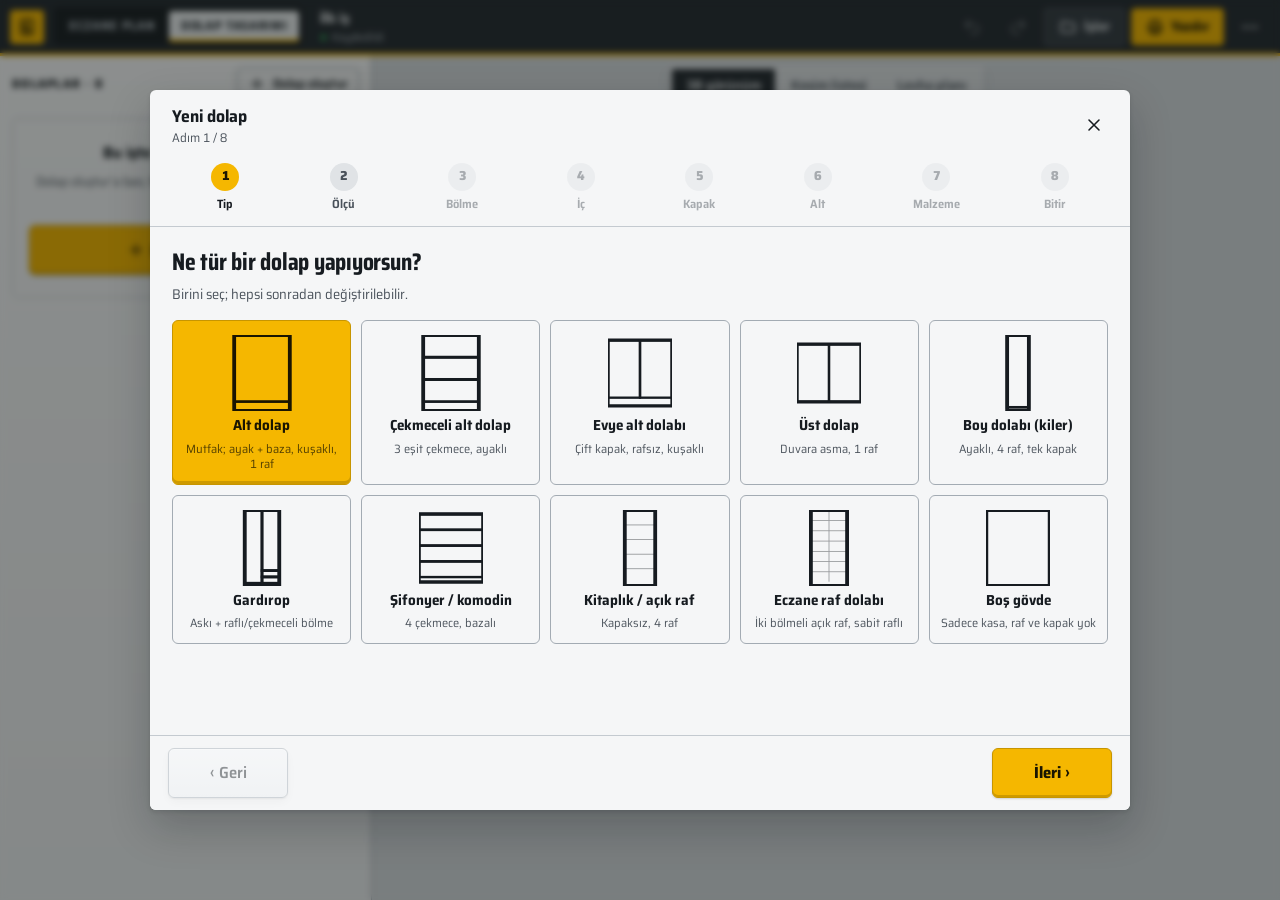
<file: dolap/index.html>
<!doctype html>
<html lang="tr">
<head>
<meta charset="utf-8">
<meta name="viewport" content="width=device-width, initial-scale=1, viewport-fit=cover, interactive-widget=resizes-content">
<meta name="theme-color" content="#262C32">
<meta name="description" content="Dolap ölçülerini gir: yan, raf, tabla, arkalık, kapak ve çekmece kesim ölçüleri milimetrik hesaplansın; 3B gör, levha planı çıkar.">
<meta name="apple-mobile-web-app-capable" content="yes">
<meta name="mobile-web-app-capable" content="yes">
<link rel="icon" href="icon.svg" type="image/svg+xml">
<title>Dolap Tasarımı</title>
<script>
/* Tema, ilk boyamadan önce (yoksa ana uygulamanın teması) */
(function(){try{var s=JSON.parse(localStorage.getItem('dolap.v1.settings')||'null')||JSON.parse(localStorage.getItem('eczplan.v2.settings')||'{}');var m=s.mode||'auto';var r=document.documentElement;if(m==='glass')m='dark';if(m==='auto')m=matchMedia('(prefers-color-scheme: dark)').matches?'dark':'light';r.dataset.mode=m;}catch(e){}})();
</script>
<style>
/* Galvaniz atölye: çelik kabuk, galvaniz sac paneller, iş güvenliği sarısı seçim/eylem */
@font-face{font-family:"Saira";font-style:normal;font-display:swap;font-weight:100 900;font-stretch:50% 125%;src:url(vendor/fonts/saira-latin-ext-wdth-normal.woff2) format("woff2-variations"),url(vendor/fonts/saira-latin-ext-wdth-normal.woff2) format("woff2");unicode-range:U+0100-02BA,U+02BD-02C5,U+02C7-02CC,U+02CE-02D7,U+02DD-02FF,U+0304,U+0308,U+0329,U+1D00-1DBF,U+1E00-1E9F,U+1EF2-1EFF,U+2020,U+20A0-20AB,U+20AD-20C0,U+2113,U+2C60-2C7F,U+A720-A7FF}
@font-face{font-family:"Saira";font-style:normal;font-display:swap;font-weight:100 900;font-stretch:50% 125%;src:url(vendor/fonts/saira-latin-wdth-normal.woff2) format("woff2-variations"),url(vendor/fonts/saira-latin-wdth-normal.woff2) format("woff2");unicode-range:U+0000-00FF,U+0131,U+0152-0153,U+02BB-02BC,U+02C6,U+02DA,U+02DC,U+0304,U+0308,U+0329,U+2000-206F,U+20AC,U+2122,U+2191,U+2193,U+2212,U+2215,U+FEFF,U+FFFD}
:root{
  --bg:#D6DADE; --surface:#F5F6F7; --surface-2:#ECEEF0; --surface-3:#E0E3E6;
  --line:#C4CAD0; --line-2:#A3ABB3; --ink:#161B20; --muted:#49515A; --faint:#5F6872;
  --steel:#262C32; --steel-2:#353C43; --steel-ink:#EDF0F2; --steel-muted:#AEB6BD; --steel-line:rgba(255,255,255,.14);
  --accent:#F5B700; --accent-ink:#1A1500; --accent-fg:#7A5800; --accent-line:#C79500;
  --accent-soft:color-mix(in srgb,#F5B700 24%,var(--surface));
  --danger:#C0352A; --warn:#B26400; --ok:#2C7A4B; --info:#2F64A8;
  --danger-soft:color-mix(in srgb,var(--danger) 11%,var(--surface));
  --warn-soft:color-mix(in srgb,#F5B700 22%,var(--surface));
  --ok-soft:color-mix(in srgb,var(--ok) 11%,var(--surface));
  --hazard:repeating-linear-gradient(-45deg,#F5B700 0 4px,#161B20 4px 8px);
  --scene-bg:#CDD2D7; --dimL:#C2410C; --dimW:#1D4ED8; --dimT:#7E22CE;
  --metal:linear-gradient(180deg,#F7F8F9,#ECEEF0);
  --shadow:inset 0 1px 0 rgba(255,255,255,.75),0 1px 2px rgba(10,14,18,.12),0 4px 12px rgba(10,14,18,.07);
  --shadow-lg:0 2px 4px rgba(10,14,18,.12),0 18px 42px rgba(10,14,18,.22);
  --r:6px; --r-sm:4px; --r-xs:3px;
  --font:"Saira",system-ui,-apple-system,"Segoe UI",Roboto,sans-serif;
  --mono:"Saira",ui-monospace,SFMono-Regular,Menlo,Consolas,monospace;
  --side:372px; --bar-h:56px;
  color-scheme:light;
}
:root[data-mode="dark"]{
  --bg:#121518; --surface:#1C2024; --surface-2:#22272C; --surface-3:#2A3036;
  --line:#313840; --line-2:#465058; --ink:#E7EAED; --muted:#A4ADB5; --faint:#8A939C;
  --steel:#0C0F12; --steel-2:#1B2025; --steel-ink:#E7EAED; --steel-muted:#98A1A9; --steel-line:rgba(255,255,255,.1);
  --accent-fg:#F5B700; --accent-line:#A67C00; --accent-soft:rgba(245,183,0,.15);
  --danger:#F07361; --warn:#F2B13C; --ok:#5BC48A; --info:#7EA6E0;
  --warn-soft:rgba(245,183,0,.13);
  --scene-bg:#15191C; --dimL:#FB923C; --dimW:#60A5FA; --dimT:#C084FC;
  --metal:linear-gradient(180deg,#20252A,#1C2024);
  --shadow:inset 0 1px 0 rgba(255,255,255,.04),0 1px 2px rgba(0,0,0,.45),0 4px 12px rgba(0,0,0,.3);
  --shadow-lg:0 2px 6px rgba(0,0,0,.45),0 20px 50px rgba(0,0,0,.55);
  color-scheme:dark;
}
*{box-sizing:border-box}
html,body{height:100%}
body{margin:0;background:var(--bg);color:var(--ink);font:14px/1.45 var(--font);font-stretch:92%;font-variant-numeric:tabular-nums;-webkit-text-size-adjust:100%;-webkit-tap-highlight-color:transparent;overscroll-behavior:none}
button,input,select,textarea{font:inherit;color:inherit}
button{cursor:pointer;-webkit-user-select:none;user-select:none}
[hidden]{display:none!important}
:focus-visible{outline:2px solid var(--accent-line);outline-offset:2px}
::selection{background:#F5B700;color:#1A1500}
:root{accent-color:#F5B700;caret-color:var(--ink);scrollbar-color:var(--line-2) transparent}
h1,h2,h3{font-stretch:78%;font-weight:750;letter-spacing:0}
svg{flex:none}
.grow{flex:1}
a{color:inherit}

/* ---------- buttons ---------- */
.btn{display:inline-flex;align-items:center;justify-content:center;gap:7px;min-height:38px;padding:0 14px;border-radius:var(--r-sm);border:1px solid var(--line-2);background:var(--metal);box-shadow:var(--shadow);font-weight:600;white-space:nowrap;transition:background .15s,border-color .15s;text-decoration:none}
.btn:hover{background:var(--surface-2)}
.btn:active{box-shadow:inset 0 1px 3px rgba(0,0,0,.18)}
.btn svg{width:18px;height:18px}
.btn.primary{background:var(--accent);border-color:var(--accent-line);color:var(--accent-ink);font-weight:750;box-shadow:inset 0 -2px 0 rgba(0,0,0,.16),0 1px 2px rgba(0,0,0,.15)}
.btn.primary:hover{background:#FFC21A}
.btn.ghost{border-color:transparent;background:transparent;box-shadow:none}
.btn.ghost:hover{background:var(--surface-3)}
.btn.danger{color:var(--danger)}
.btn.sm{min-height:32px;padding:0 10px;font-size:13px}
.btn.full{width:100%}
.icon-btn{display:inline-flex;align-items:center;justify-content:center;width:40px;height:40px;border-radius:var(--r-sm);border:1px solid transparent;background:transparent;color:var(--ink);padding:0;flex:none}
.icon-btn:hover{background:var(--surface-3)}
.icon-btn:disabled{opacity:.35;cursor:default;background:transparent}
.icon-btn svg{width:20px;height:20px}
.icon-btn.sm{width:32px;height:32px}
.icon-btn.sm svg{width:17px;height:17px}
.seg{display:inline-flex;background:var(--surface-3);border-radius:var(--r-sm);padding:3px;gap:2px;box-shadow:inset 0 1px 2px rgba(0,0,0,.12)}
.seg button{justify-content:center;border:0;background:transparent;border-radius:calc(var(--r-sm) - 3px);padding:0 14px;min-height:32px;font-weight:600;color:var(--muted);display:inline-flex;align-items:center;gap:6px;white-space:nowrap}
.seg.sm button{min-height:28px;padding:0 10px;font-size:12.5px}
.chips{display:flex;flex-wrap:wrap;gap:6px}
.chips button{border:1px solid var(--line-2);background:var(--metal);border-radius:var(--r-sm);padding:4px 12px;font-size:13px;font-weight:600;min-height:32px;display:inline-flex;align-items:center;gap:6px}
.chips button.on{background:var(--accent);border-color:var(--accent-line);color:var(--accent-ink);box-shadow:inset 0 -2px 0 rgba(0,0,0,.16)}
.chips button:disabled{opacity:.4;cursor:default}
.chips.blocks{display:grid;grid-template-columns:repeat(auto-fill,minmax(98px,1fr))}
.chips.blocks button{border-radius:var(--r-sm);flex-direction:column;padding:8px 6px 7px;gap:4px;font-size:12px;line-height:1.2;text-align:center}
.chips.blocks button svg{width:40px;height:34px}

/* ---------- top bar ---------- */
.app{position:fixed;inset:0;display:grid;grid-template-columns:var(--side) minmax(0,1fr);grid-template-rows:var(--bar-h) minmax(0,1fr);background:var(--bg)}
.bar{grid-column:1/-1;display:flex;align-items:center;gap:6px;padding:0 10px;padding-left:max(10px,env(safe-area-inset-left));padding-right:max(10px,env(safe-area-inset-right));background:var(--steel);color:var(--steel-ink);border-bottom:3px solid var(--accent);z-index:20;min-width:0}
.bar .icon-btn{color:var(--steel-ink)}
.bar .icon-btn:hover{background:var(--steel-2)}
.bar .btn:not(.primary){background:var(--steel-2);border-color:var(--steel-line);color:var(--steel-ink);box-shadow:none}
.bar .btn:not(.primary):hover{background:#424A52}
.logo{display:inline-flex;text-decoration:none}
.logo i{width:34px;height:34px;border-radius:var(--r-sm);background:var(--accent);color:var(--accent-ink);display:inline-flex;align-items:center;justify-content:center}
.logo i svg{width:20px;height:20px}
.apptabs{display:inline-flex;background:rgba(0,0,0,.28);border-radius:var(--r-sm);padding:3px;gap:2px;margin:0 4px;flex:none;box-shadow:inset 0 1px 2px rgba(0,0,0,.35)}
.apptabs a{text-decoration:none;font-weight:700;font-size:13px;letter-spacing:.05em;text-transform:uppercase;color:var(--steel-muted);padding:6px 12px;border-radius:calc(var(--r-sm) - 1px);white-space:nowrap}
.apptabs a:hover{color:var(--steel-ink)}

.jobname{display:flex;flex-direction:column;align-items:flex-start;min-width:0;border:0;background:transparent;padding:3px 8px;border-radius:var(--r-xs);text-align:left;max-width:26vw}
.jobname:hover{background:var(--steel-2)}
.jobname b{font-size:14.5px;white-space:nowrap;overflow:hidden;text-overflow:ellipsis;max-width:100%}
.jobname small{font-size:11.5px;color:var(--steel-muted);display:flex;align-items:center;gap:5px;white-space:nowrap}
.jobname small i{width:7px;height:7px;border-radius:50%;background:var(--ok);display:inline-block}
.jobname small i.dirty{background:var(--warn)}
.mtabs{display:none}

/* ---------- side / form ---------- */
.side{background:var(--surface);background-image:var(--metal);border-right:1px solid var(--line-2);overflow:auto;overscroll-behavior:contain;min-height:0;padding-bottom:30px}
.cabs{padding:12px 12px 4px;display:flex;flex-direction:column;gap:6px}
.cabs-head{display:flex;align-items:center;gap:6px;margin-bottom:2px}
.cabs-head b{flex:1;font-size:12.5px;font-weight:750;color:var(--ink);text-transform:uppercase;letter-spacing:.1em}
.cab{display:flex;align-items:center;gap:10px;border:1px solid var(--line-2);border-radius:var(--r-sm);padding:7px 6px 7px 10px;background:var(--metal);box-shadow:var(--shadow);cursor:pointer;min-height:50px}
.cab:hover{border-color:var(--line-2)}
.cab.on{border-color:var(--accent-line);background:var(--accent);color:var(--accent-ink);box-shadow:inset 0 -2px 0 rgba(0,0,0,.16)}
.cab .ic{width:30px;height:34px;flex:none;color:var(--muted)}
.cab.on .ic,.cab.on .tx small{color:var(--accent-ink)}
.cab.on .qty{background:rgba(0,0,0,.14)}
.cab .tx{flex:1;min-width:0;display:flex;flex-direction:column}
.cab .tx b{font-size:14px;white-space:nowrap;overflow:hidden;text-overflow:ellipsis}
.cab .tx small{color:var(--muted);font-size:12px;font-variant-numeric:tabular-nums}
.cab .qty{font-size:12px;font-weight:700;background:var(--surface-3);border-radius:999px;padding:2px 8px;white-space:nowrap}
.cab .warnb{width:9px;height:9px;border-radius:50%;background:var(--danger);flex:none}
.cab .warnb.w{background:var(--hazard);border-radius:2px;width:11px;height:11px}
.form{padding:4px 12px}
.grp{border-top:1px solid var(--line);padding:4px 0}
.grp>summary{list-style:none;display:flex;align-items:center;gap:8px;padding:10px 2px;cursor:pointer;font-weight:750;font-size:15px;font-stretch:80%;text-transform:uppercase;letter-spacing:.04em;-webkit-user-select:none;user-select:none}
.grp>summary::-webkit-details-marker{display:none}
.grp>summary::after{content:"";width:8px;height:8px;border-right:2px solid var(--faint);border-bottom:2px solid var(--faint);transform:rotate(45deg);margin:-4px 4px 0 auto;transition:transform .15s}
.grp[open]>summary::after{transform:rotate(-135deg);margin-top:3px}
.grp>summary small{font-weight:500;text-transform:none;letter-spacing:0;font-stretch:92%;color:var(--muted);font-size:12px;white-space:nowrap;overflow:hidden;text-overflow:ellipsis}
.grp .body{display:flex;flex-direction:column;gap:12px;padding:2px 2px 14px}
.row{display:grid;grid-template-columns:1fr 1fr;gap:10px}
.row.r3{grid-template-columns:1fr 1fr 1fr}
.fld{display:flex;flex-direction:column;gap:4px;min-width:0}
.fld>span{font-size:12px;font-weight:650;letter-spacing:.02em;color:var(--muted);white-space:nowrap;overflow:hidden;text-overflow:ellipsis}
.fld>small{font-size:11.5px;color:var(--faint);line-height:1.3}
.inpw{position:relative;display:flex;align-items:center}
.inpw i{position:absolute;right:10px;font-style:normal;font-size:12px;color:var(--faint);pointer-events:none}
.inp{width:100%;min-height:44px;border:1px solid var(--line-2);border-radius:var(--r-sm);background:var(--surface);padding:0 34px 0 12px;font-size:16px;font-variant-numeric:tabular-nums}
.inp.txt{padding-right:11px}
.inp:focus{outline:none;border-color:var(--accent-line);box-shadow:0 0 0 3px color-mix(in srgb,#F5B700 35%,transparent)}
.inp.bad{border-color:var(--danger);box-shadow:0 0 0 3px var(--danger-soft)}
.inp::placeholder{color:var(--faint)}
select.inp{padding-right:28px;appearance:auto}
.chk{display:flex;align-items:center;gap:9px;font-weight:600;font-size:13.5px;cursor:pointer;min-height:32px}
.chk input{width:18px;height:18px;accent-color:var(--accent);margin:0}
.step{display:inline-flex;align-items:center;border:1px solid var(--line-2);border-radius:var(--r-sm);overflow:hidden;background:var(--surface);box-shadow:inset 0 1px 2px rgba(0,0,0,.08);height:40px}
.step button{width:36px;height:100%;border:0;background:transparent;font-size:18px;font-weight:600;color:var(--muted)}
.step button:hover{background:var(--surface-3);color:var(--ink)}
.step b{min-width:30px;text-align:center;font-variant-numeric:tabular-nums;font-size:16px;font-weight:750}
.lblrow{display:flex;align-items:center;gap:10px;justify-content:space-between}
.lblrow>span{font-size:12.5px;font-weight:600;color:var(--muted)}
.tip{font-size:12px;color:var(--muted);line-height:1.4;margin:0}
.secs{display:flex;flex-direction:column;gap:10px}
.sec{border:1px solid var(--line);border-radius:var(--r-sm);padding:10px;display:flex;flex-direction:column;gap:10px;background:var(--surface-2)}
.sec-h{display:flex;align-items:center;gap:8px}
.sec-h b{flex:1;font-size:13.5px}
.sec-h small{color:var(--muted);font-variant-numeric:tabular-nums}
.sec .row{gap:8px}
.mats{display:flex;flex-direction:column;gap:10px}
.mat{border:1px solid var(--line);border-radius:var(--r-sm);padding:10px;display:flex;flex-direction:column;gap:8px}
.mat-h{display:flex;align-items:center;gap:8px;font-weight:700;font-size:13px}
.sw{display:flex;flex-wrap:wrap;gap:6px}
.sw button{width:26px;height:26px;border-radius:50%;border:2px solid var(--surface);box-shadow:0 0 0 1px var(--line-2);padding:0}
.sw button.on{box-shadow:0 0 0 2px var(--ink),0 0 0 4px var(--accent)}

/* özet / uyarılar */
.sum{border:1px solid var(--line);border-radius:var(--r-sm);background:var(--surface-2);padding:10px 12px;display:flex;flex-direction:column;gap:6px;margin:6px 0 10px}
.sum h4{margin:0;font-size:12px;font-weight:750;color:var(--ink);text-transform:uppercase;letter-spacing:.1em}
.kv{display:grid;grid-template-columns:auto 1fr;gap:3px 12px;font-size:13px}
.kv span{color:var(--muted)}
.kv b{font-variant-numeric:tabular-nums;font-weight:650;text-align:right}
.iss{display:flex;gap:8px;align-items:flex-start;font-size:12.5px;line-height:1.35;padding:7px 9px;border-radius:var(--r-xs);background:var(--danger-soft)}
.iss::before{content:"";width:7px;height:7px;border-radius:50%;background:var(--danger);flex:none;margin-top:5px}
.iss.warn{background:var(--warn-soft)}
.iss.warn::before{background:var(--hazard);border-radius:2px;width:10px;height:10px;margin-top:4px}
.iss.info{background:var(--surface-3)}
.iss.info::before{background:var(--info)}
.iss.ok{background:var(--ok-soft)}
.iss.ok::before{background:var(--ok)}

/* ---------- main ---------- */
.main{display:flex;flex-direction:column;min-width:0;min-height:0;position:relative}
.vtabs{display:flex;justify-content:center;padding:10px 12px 0;position:absolute;left:0;right:0;top:0;z-index:6;pointer-events:none}
.vtabs .seg{pointer-events:auto;box-shadow:var(--shadow);background:var(--surface-3)}
.stage{flex:1;position:relative;min-height:0;background:var(--scene-bg);overflow:hidden;touch-action:none}
.stage canvas{position:absolute;inset:0;width:100%;height:100%;display:block;outline:none}
.lbls{position:absolute;inset:0;pointer-events:none;overflow:hidden}
.lbl{position:absolute;left:0;top:0;transform:translate(-50%,-50%);background:var(--surface);color:var(--ink);border:1.5px solid currentColor;border-radius:var(--r-sm);padding:1px 7px;font-size:12px;font-weight:700;white-space:nowrap;font-variant-numeric:tabular-nums;box-shadow:0 2px 8px rgba(0,0,0,.15);will-change:transform}
.lbl em{font-style:normal;font-weight:600;opacity:.75;margin-right:4px}
.lbl.L{color:var(--dimL)}.lbl.W{color:var(--dimW)}.lbl.T{color:var(--dimT)}
.lbl.o{color:var(--ink);border-color:var(--line-2)}
.lbl.pn{color:var(--muted);border-color:transparent;background:color-mix(in srgb,var(--surface) 85%,transparent);font-weight:600;font-size:11px;box-shadow:none}
.float{background:var(--surface);background-image:var(--metal);border:1px solid var(--line-2);border-radius:var(--r);box-shadow:var(--shadow)}
.tools{position:absolute;left:12px;bottom:12px;display:flex;flex-wrap:wrap;gap:6px;align-items:center;padding:6px;max-width:calc(100% - 24px)}
.tools .sep{width:1px;height:24px;background:var(--line);margin:0 2px}
.tools .tb{display:inline-flex;align-items:center;gap:6px;border:0;background:transparent;border-radius:var(--r-xs);min-height:32px;padding:0 10px;font-weight:600;font-size:13px;color:var(--ink)}
.tools .tb:hover{background:var(--surface-3)}
.tools .tb.on{background:var(--accent);color:var(--accent-ink);box-shadow:inset 0 -2px 0 rgba(0,0,0,.16)}
.tools .tb svg{width:17px;height:17px}
.hint3d{position:absolute;left:12px;top:12px;max-width:min(300px,30%)!important;text-align:left!important;border-radius:var(--r-sm)!important;font-size:12px;color:var(--muted);background:color-mix(in srgb,var(--surface) 80%,transparent);padding:5px 10px;border-radius:999px;pointer-events:none;max-width:46%;text-align:right}
.loading3d{position:absolute;inset:0;display:flex;align-items:center;justify-content:center;color:var(--muted);font-weight:600;pointer-events:none}
.pcard{position:absolute;right:12px;top:60px;width:330px;max-height:calc(100% - 120px);overflow:auto;padding:14px 14px 12px;display:flex;flex-direction:column;gap:10px;z-index:5}
.pc-h{display:flex;align-items:flex-start;gap:8px}
.pc-h div{flex:1;min-width:0}
.pc-h b{display:block;font-size:18px;line-height:1.2;font-stretch:80%;font-weight:750;text-transform:uppercase;letter-spacing:.02em}
.pc-h small{color:var(--muted);font-size:12px}
.pc-cut{display:flex;align-items:baseline;gap:6px;flex-wrap:wrap;font-variant-numeric:tabular-nums}
.pc-cut .n{font-size:30px;font-weight:800;font-stretch:75%;letter-spacing:0}
.pc-cut .n.L{color:var(--dimL)}.pc-cut .n.W{color:var(--dimW)}.pc-cut .n.T{color:var(--dimT)}
.pc-cut .x{color:var(--faint);font-weight:600}
.pc-cut .u{color:var(--muted);font-size:12px;margin-left:2px}
.pc-tag{font-size:11px;font-weight:700;text-transform:uppercase;letter-spacing:.05em;color:var(--muted)}
.pc-f{font-size:12.5px;line-height:1.45;background:var(--surface-2);border:1px solid var(--line);border-radius:var(--r-xs);padding:8px 10px;font-variant-numeric:tabular-nums}
.pc-f div+div{margin-top:3px}
.pc-f b{font-weight:700}
.pc-n{font-size:12.5px;line-height:1.4;margin:0;padding-left:18px;color:var(--ink)}
.pc-n li+li{margin-top:3px}
.ovr{display:flex;gap:6px;align-items:flex-end}
.ovr .fld{flex:1}
.badge{display:inline-flex;align-items:center;font-size:10.5px;font-weight:800;letter-spacing:.06em;text-transform:uppercase;border-radius:var(--r-xs);padding:2px 7px;background:var(--steel);color:var(--steel-ink);vertical-align:middle}
.badge.off{background:var(--surface-3);color:var(--muted)}

/* ---------- kesim listesi / levha ---------- */
.pane{flex:1;overflow:auto;padding:62px 18px 40px;min-height:0}
.pane-in{max-width:1100px;margin:0 auto;display:flex;flex-direction:column;gap:16px}
.ptool{display:flex;flex-wrap:wrap;align-items:center;gap:8px}
.ptool h2{margin:0;font-size:19px;margin-right:auto}
.card{background:var(--surface);border:1px solid var(--line);border-radius:var(--r);box-shadow:var(--shadow)}
.mgrp{overflow:hidden}
.mgrp-h{display:flex;align-items:center;gap:10px;padding:12px 16px;border-bottom:1px solid var(--line);flex-wrap:wrap}
.mgrp-h b{font-size:15px}
.mgrp-h .chipx{width:16px;height:16px;border-radius:5px;border:1px solid var(--line-2);flex:none}
.mgrp-h small{color:var(--muted);font-variant-numeric:tabular-nums}
.tbl-w{overflow-x:auto}
table.cl{width:100%;border-collapse:collapse;font-size:13.5px;font-variant-numeric:tabular-nums}
table.cl th{text-align:left;font-size:11.5px;text-transform:uppercase;letter-spacing:.04em;color:var(--muted);font-weight:700;padding:8px 10px;border-bottom:1px solid var(--line);white-space:nowrap;background:var(--surface-2)}
table.cl td{padding:8px 10px;border-bottom:1px solid var(--line);vertical-align:middle}
table.cl tr:last-child td{border-bottom:0}
table.cl tbody tr{cursor:pointer}
table.cl tbody tr:hover td{background:var(--surface-2)}
table.cl tbody tr.on td{background:var(--accent-soft)}
table.cl td.num,table.cl th.num{text-align:right;white-space:nowrap}
table.cl td.big{font-weight:780;font-size:15px}
table.cl td.no{color:var(--muted);font-weight:700;width:36px}
table.cl td .sub{display:block;color:var(--muted);font-size:11.5px;font-weight:500}
table.cl td.off{opacity:.45;text-decoration:line-through}
.bsvg{width:44px;height:26px;display:block}
.bsvg rect{fill:var(--surface-3);stroke:var(--line-2)}
.bsvg line{stroke:var(--ink);stroke-width:3.2;stroke-linecap:round}
.btxt{font-size:11px;color:var(--muted);white-space:nowrap}
.tot{display:grid;grid-template-columns:repeat(auto-fit,minmax(150px,1fr));gap:10px}
.tot div{background:var(--surface);border:1px solid var(--line);border-radius:var(--r-sm);padding:10px 12px}
.tot span{display:block;font-size:11.5px;color:var(--muted);font-weight:700;text-transform:uppercase;letter-spacing:.04em}
.tot b{font-size:20px;font-variant-numeric:tabular-nums}
.sheets{display:grid;grid-template-columns:repeat(auto-fill,minmax(300px,1fr));gap:14px;padding:14px 16px 16px}
.sheet{display:flex;flex-direction:column;gap:6px}
.sheet-t{display:flex;justify-content:space-between;font-size:12.5px;color:var(--muted);font-variant-numeric:tabular-nums}
.sheet-t b{color:var(--ink)}
.sheet svg{width:100%;height:auto;display:block;border-radius:6px;background:var(--surface-3)}
.sheet svg .pl{fill:color-mix(in srgb,var(--surface-3) 70%,var(--line-2))}
.sheet svg .us{fill:url(#hatch)}
.sheet svg text{fill:var(--ink);font-family:var(--font);font-variant-numeric:tabular-nums;pointer-events:none}
.sheet svg .gr{stroke:var(--muted);stroke-width:2;opacity:.5}
.pnote{font-size:12.5px;color:var(--muted);margin:0}

/* ---------- modal / menu / toast ---------- */
dialog.modal{border:1px solid var(--line-2);padding:0;border-radius:var(--r);background:var(--surface);color:var(--ink);box-shadow:var(--shadow-lg);width:min(460px,calc(100vw - 28px));max-height:calc(100dvh - 40px)}
dialog.modal.wide{width:min(760px,calc(100vw - 28px))}
dialog.modal::backdrop{background:rgba(10,15,13,.42);backdrop-filter:blur(2px)}
.mhead{display:flex;align-items:center;gap:8px;padding:18px 20px 6px}
.mhead h3{margin:0;font-size:18px;flex:1}
.mbody{padding:8px 20px;display:flex;flex-direction:column;gap:12px;overflow:auto;max-height:calc(100dvh - 190px)}
.mbody p{margin:0;color:var(--muted)}
.mfoot{display:flex;gap:8px;justify-content:flex-end;padding:12px 20px 18px;flex-wrap:wrap}
.menu{position:fixed;z-index:120;background:var(--surface);border:1px solid var(--line-2);border-radius:var(--r);box-shadow:var(--shadow-lg);padding:6px;min-width:220px;display:flex;flex-direction:column}
.menu button{display:flex;align-items:center;gap:10px;border:0;background:transparent;text-align:left;padding:9px 12px;border-radius:var(--r-xs);font-weight:550}
.menu button:hover{background:var(--surface-3)}
.menu button svg{width:18px;height:18px;color:var(--muted)}
.menu hr{border:0;border-top:1px solid var(--line);margin:5px 4px}
.menu .mseg{padding:6px 8px}
.menu .mseg .seg{display:flex}
.menu .mseg .seg button{flex:1;padding:0 6px}
.toast{position:fixed;left:50%;bottom:28px;transform:translate(-50%,10px);background:var(--steel);color:var(--steel-ink);border:1px solid var(--accent);padding:10px 18px;border-radius:var(--r-sm);font-weight:600;font-size:14px;opacity:0;transition:opacity .2s,transform .2s;pointer-events:none;z-index:200;box-shadow:var(--shadow-lg);max-width:calc(100vw - 32px);text-align:center}
.toast.show{opacity:1;transform:translate(-50%,0)}
.toast.err{background:var(--danger);color:#fff}
.presets{display:grid;grid-template-columns:repeat(auto-fill,minmax(160px,1fr));gap:8px}
.presets button{border:1px solid var(--line-2);background:var(--surface);border-radius:var(--r-sm);padding:10px;display:flex;gap:10px;align-items:center;text-align:left}
.presets button:hover{border-color:var(--accent-line);background:var(--accent-soft)}
.presets svg{width:38px;height:44px;flex:none;color:var(--ink)}
.presets b{display:block;font-size:13.5px}
.presets small{color:var(--muted);font-size:11.5px;line-height:1.3;display:block}
.jobs{display:flex;flex-direction:column;gap:6px}
.job{display:flex;align-items:center;gap:8px;border:1px solid var(--line);border-radius:var(--r-sm);padding:8px 8px 8px 12px}
.job.on{border-color:var(--accent-line);box-shadow:0 0 0 1px var(--accent-line) inset}
.job div{flex:1;min-width:0;cursor:pointer}
.job b{display:block;white-space:nowrap;overflow:hidden;text-overflow:ellipsis}
.job small{color:var(--muted);font-size:12px}
.help h4{margin:6px 0 2px;font-size:14px}
.help p,.help li{font-size:13px;color:var(--ink);line-height:1.5}
.help ul{margin:0;padding-left:18px}

/* ---------- yazdırma ---------- */
.print{display:none}
@media print{
  @page{size:A4;margin:12mm}
  html,body{height:auto;background:#fff!important;color:#000}
  .app,dialog,.menu,.toast{display:none!important}
  .print{display:block;font:10.5pt/1.35 var(--font);color:#000}
  .print h1{font-size:17pt;margin:0 0 2mm}
  .print h2{font-size:12.5pt;margin:6mm 0 2mm;break-after:avoid}
  .print .meta{color:#444;font-size:9.5pt;margin-bottom:4mm}
  .print table{width:100%;border-collapse:collapse;font-variant-numeric:tabular-nums;margin-bottom:3mm}
  .print th,.print td{border:0.3mm solid #999;padding:1.2mm 2mm;text-align:left;font-size:9.5pt}
  .print th{background:#eee;font-size:8.5pt;text-transform:uppercase}
  .print td.num,.print th.num{text-align:right}
  .print td.big{font-weight:800;font-size:10.5pt}
  .print tr{break-inside:avoid}
  .print .psheets{display:grid;grid-template-columns:1fr 1fr;gap:5mm}
  .print .psheet{break-inside:avoid;font-size:9pt}
  .print .psheet svg{width:100%;height:auto;max-height:110mm;border:0.3mm solid #999}
  .print .psheet svg .pl{fill:#ddd}.print .psheet svg .us{fill:#f2f2f2}.print .psheet svg .pt{stroke:#000;stroke-width:2.5}.print .psheet svg .sdim{color:#000}
  .print .psheet svg text{fill:#000;font-family:var(--font)}
  .print .pbreak{break-before:page}
  .print .bsvg{width:30px;height:18px}.print .bsvg rect{fill:#eee;stroke:#999}.print .bsvg line{stroke:#000;stroke-width:3.5}
}

/* ---------- mobil ---------- */
@media (max-width:900px){
  .app{grid-template-columns:1fr;grid-template-rows:var(--bar-h) auto minmax(0,1fr)}
  .mtabs{display:flex;margin:8px 10px 0;grid-row:2}
  .mtabs button{flex:1;padding:0 4px}
  .side,.main{grid-row:3;grid-column:1}
  .side{border-right:0;background:var(--bg)}
  .app[data-m="form"] .main{display:none}
  .app:not([data-m="form"]) .side{display:none}
  .vtabs{display:none}
  .pane{padding:12px 12px 40px}
  .cabs,.form{padding-left:max(12px,env(safe-area-inset-left));padding-right:max(12px,env(safe-area-inset-right))}
  .grp{background:var(--surface);border:1px solid var(--line);border-radius:var(--r);padding:2px 12px;margin-bottom:8px}
  .stage{margin-top:8px}
  .pcard{left:10px;right:10px;top:auto;bottom:62px;width:auto;max-height:52%}
  .hint3d{display:none}
  .tools{left:8px;bottom:8px;right:8px;max-width:none;justify-content:center}
  .jobname{max-width:30vw}
  .hide-s{display:none!important}
}
@media (max-width:560px){
  .bar{gap:2px;padding-left:max(6px,env(safe-area-inset-left));padding-right:max(6px,env(safe-area-inset-right))}
  .logo{display:none}
  .apptabs a{padding:6px 9px;font-size:12.5px}
  #btnPrint span{display:none}
  #btnPrint{padding:0 10px}
  .jobname{max-width:24vw;padding:3px 4px}
  .icon-btn{width:36px}
}
@media (max-width:400px){
  .apptabs a:first-child{max-width:64px;overflow:hidden;text-overflow:ellipsis}
  #btnRedo{display:none}
}

/* ---------- kolay kullanım: kartlar, büyük düğmeler ---------- */
.btn.big{min-height:50px;font-size:16px;padding:0 20px;border-radius:var(--r)}
.btn:disabled{opacity:.45;cursor:default}
.inp.big{min-height:56px;font-size:22px;font-weight:700;padding-left:16px;padding-right:44px}
.inp.big+i{font-size:14px;right:14px}
.inp.txt.big{font-size:18px;font-weight:600;padding-right:16px}
.step.big{height:50px}
.step.big button{width:50px;font-size:24px}
.step.big b{min-width:44px;font-size:20px}
.step button:disabled{opacity:.3;cursor:default}
.chk.big{font-size:15px;min-height:44px}
.chk.big input{width:22px;height:22px}
.chips button{min-height:38px;padding:5px 14px;font-size:14px}
.tiles{display:grid;grid-template-columns:repeat(auto-fill,minmax(112px,1fr));gap:8px}
.tiles button{position:relative;border:1.5px solid var(--line-2);background:var(--surface);border-radius:var(--r);padding:12px 8px 10px;display:flex;flex-direction:column;align-items:center;gap:5px;text-align:center;transition:border-color .12s,background .12s,transform .12s;color:var(--ink)}
.tiles button:hover{border-color:var(--accent-line)}
.tiles button:active{transform:scale(.98)}
.tiles button.on{border-color:var(--accent-line);background:var(--accent);color:var(--accent-ink);box-shadow:inset 0 -3px 0 rgba(0,0,0,.16)}
.tiles button.on small{color:color-mix(in srgb,var(--accent-ink) 75%,transparent)}
.tiles button.on svg{color:var(--accent-ink)!important}
.tiles button svg{width:52px;height:46px;color:var(--ink)}
.tiles button b{font-size:14.5px;line-height:1.2}
.tiles button small{font-size:12px;color:var(--muted);line-height:1.3}
.tiles button em{position:absolute;top:6px;right:6px;font-style:normal;font-size:10.5px;font-weight:800;text-transform:uppercase;letter-spacing:.03em;background:var(--steel);color:var(--steel-ink);border-radius:var(--r-xs);padding:2px 7px}
.tiles.sm{grid-template-columns:repeat(5,1fr);gap:6px}
.tiles.sm button{padding:8px 2px 7px;gap:3px;border-radius:var(--r-sm)}
.tiles.sm button svg{width:34px;height:30px}
.tiles.sm button b{font-size:12px}
.tiles.mini4{grid-template-columns:repeat(4,1fr);gap:6px}
.tiles.mini4 button{padding:7px 2px;border-radius:var(--r-sm);gap:2px}
.tiles.mini4 button svg{width:34px;height:28px}
.tiles.mini4 button b{font-size:12.5px}
.tiles.mini{grid-template-columns:repeat(3,1fr)}
.tiles.mini button{padding:12px 4px}
.tiles.mini button b{font-size:17px}
.tiles.big{grid-template-columns:repeat(auto-fill,minmax(150px,1fr));gap:10px}
.tiles.big button{padding:14px 10px 12px;gap:6px}
.tiles.big button svg{width:64px;height:76px;color:var(--ink)}
.tiles.big2{grid-template-columns:repeat(auto-fit,minmax(130px,1fr));gap:10px}
.tiles.big2 button svg{width:64px;height:54px}
.tiles.big4{grid-template-columns:repeat(4,1fr);gap:10px}
.tiles.big4 button svg{width:64px;height:56px}
.tiles.big4 button b{font-size:16px}
.tiles.big svg[viewBox]{color:var(--ink)}
.sec .tiles.sm button.on svg{color:var(--accent-ink)}
.cabhead{display:flex;flex-direction:column;gap:10px;padding:6px 0 12px}
.cabhead .inp.nm{font-size:17px;font-weight:700;padding-right:12px}
.subh{font-size:12px;font-weight:800;text-transform:uppercase;letter-spacing:.05em;color:var(--muted);margin:8px 0 -4px;padding-top:10px;border-top:1px dashed var(--line)}
.subh:first-child{border-top:0;padding-top:0;margin-top:0}
.empty-side{border:1.5px dashed var(--line-2);border-radius:var(--r);padding:22px 16px;text-align:center;display:flex;flex-direction:column;gap:8px;margin:8px 0}
.empty-side b{font-size:16px}
.empty-side p{margin:0 0 6px;color:var(--muted);font-size:13.5px}
.empty-st{flex:1;display:flex;flex-direction:column;align-items:center;justify-content:center;gap:10px;padding:30px 20px;text-align:center}
.empty-st svg{width:120px;height:120px;color:var(--muted);opacity:.85}
.empty-st h2{margin:4px 0 0;font-size:24px}
.empty-st p{margin:0 0 10px;color:var(--muted);max-width:420px}
.cab .ic{color:var(--ink)}

/* ---------- sihirbaz ---------- */
.wiz{position:fixed;inset:0;z-index:100;background:rgba(10,15,13,.45);backdrop-filter:blur(3px);display:flex;align-items:center;justify-content:center;padding:16px}
body.wiz-on{overflow:hidden}
.wiz-card{background:var(--surface);color:var(--ink);border-radius:var(--r);box-shadow:var(--shadow-lg);width:min(980px,100%);height:min(720px,100%);display:flex;flex-direction:column;overflow:hidden}
.wiz-head{display:flex;align-items:center;gap:10px;padding:14px 16px 6px 22px}
.wiz-head div{flex:1;display:flex;flex-direction:column}
.wiz-head b{font-size:17px}
.wiz-head small{color:var(--muted);font-size:12.5px}
.wiz-steps{display:flex;gap:4px;padding:6px 18px 10px;overflow-x:auto;scrollbar-width:none;border-bottom:1px solid var(--line)}
.wiz-steps::-webkit-scrollbar{display:none}
.wiz-steps button{flex:1;min-width:66px;display:flex;flex-direction:column;align-items:center;gap:4px;border:0;background:transparent;padding:4px 2px;color:var(--muted);font-size:12px;font-weight:650;border-radius:10px}
.wiz-steps button i{width:28px;height:28px;border-radius:50%;display:inline-flex;align-items:center;justify-content:center;font-style:normal;font-weight:800;font-size:13px;background:var(--surface-3);color:var(--muted);border:2px solid transparent}
.wiz-steps button.done i{background:var(--steel);color:var(--accent);border-color:var(--steel)}
.wiz-steps button.on{color:var(--ink)}
.wiz-steps button.on i{background:var(--accent);color:var(--accent-ink)}
.wiz-steps button:disabled{opacity:.45;cursor:default}
.wiz-body{flex:1;overflow:auto;padding:18px 22px 24px;overscroll-behavior:contain}
.wiz-q h2{margin:0;font-size:24px;letter-spacing:-.01em}
.wiz-q p{margin:4px 0 16px;color:var(--muted)}
.wiz-cols{display:grid;grid-template-columns:minmax(0,1fr) 290px;gap:22px;align-items:start}
.wiz-cols:has(> :only-child){grid-template-columns:1fr}
.wiz-main{display:flex;flex-direction:column;gap:16px;min-width:0}
.wiz-pv{position:sticky;top:0;background:var(--surface-2);border:1px solid var(--line);border-radius:var(--r);padding:12px;display:flex;flex-direction:column;gap:8px}
.wiz-pv svg{width:100%;height:auto;max-height:340px}
.pv-info{text-align:center;font-weight:650;font-size:13px;color:var(--muted);font-variant-numeric:tabular-nums}
.wiz-foot{display:flex;align-items:center;gap:10px;padding:12px 18px;padding-bottom:max(12px,env(safe-area-inset-bottom));border-top:1px solid var(--line);background:var(--surface)}
.wiz-foot .btn.big{min-width:120px}
.dimf{display:flex;flex-direction:column;gap:8px}
.chips.sugg button{min-height:34px;font-size:13px;padding:4px 12px;font-variant-numeric:tabular-nums}
.sw.big button{width:36px;height:36px}
.tip.big{font-size:15px;color:var(--ink)}
/* temalı ön görünüş */
.pvw .pv-b{fill:var(--surface);stroke:var(--ink)}
.pvw .pv-f{fill:var(--accent);fill-opacity:.22;stroke:var(--accent-fg)}
.pvw .pv-h{stroke:var(--accent-fg);opacity:.5}
.pvw .pv-k{stroke:var(--ink)}
.pvw .pv-r{stroke:var(--muted)}
.pvw .pv-l{fill:var(--ink)}
.pvw .pv-x{stroke:var(--faint)}
.pvw .pv-d{stroke:var(--dimL)}
.pvw .pv-t{fill:var(--dimL);font-weight:700}
@media (max-width:760px){
  .wiz{padding:0;background:var(--surface)}
  .wiz-card{border-radius:0;height:100%;width:100%;box-shadow:none}
  .wiz-head{padding:10px 10px 4px 16px;padding-top:max(10px,env(safe-area-inset-top))}
  .wiz-steps{padding:4px 10px 8px}
  .wiz-steps button{min-width:44px;font-size:10.5px}
  .wiz-steps button i{width:26px;height:26px}
  .wiz-body{padding:14px 14px 20px}
  .wiz-q h2{font-size:21px}
  .wiz-q p{margin-bottom:12px;font-size:13.5px}
  .wiz-cols{grid-template-columns:1fr;gap:14px}
  .wiz-pv{order:-1;position:static;flex-direction:row;align-items:center;padding:8px 10px}
  .wiz-pv svg{width:96px;max-height:110px;flex:none}
  .wiz-pv .pv-info{text-align:left;flex:1}
  .wiz-pv .iss{display:none}
  .tiles.big,.tiles.big2{grid-template-columns:1fr 1fr}
  .tiles.big4{grid-template-columns:1fr 1fr}
  .tiles.big button svg{width:56px;height:64px}
  .wiz-foot .btn.big{min-width:0;flex:1}
  .wiz-foot .grow{display:none}
  .wiz-foot .btn.ghost{display:none}
}

/* ---------- ayrılan parça: kart ---------- */
.lbl.big{font-size:14px;padding:3px 9px;border-width:2px}
.lbl.big em{font-size:12px}
.turnbar{display:flex;align-items:center;gap:6px;flex-wrap:wrap}
.turnbar span{font-size:12px;font-weight:700;color:var(--muted);margin-right:auto}
.turnbar .btn{min-width:44px;font-size:15px}
.pc-sec{border-top:1px solid var(--line);padding-top:8px}
.pc-sec>summary{cursor:pointer;font-size:13px;font-weight:750;padding:4px 0;list-style:none;display:flex;align-items:center;gap:8px}
.pc-sec>summary::-webkit-details-marker{display:none}
.pc-sec>summary::after{content:"";width:7px;height:7px;border-right:2px solid var(--faint);border-bottom:2px solid var(--faint);transform:rotate(45deg);margin:-3px 2px 0 auto;transition:transform .15s}
.pc-sec[open]>summary::after{transform:rotate(-135deg);margin-top:3px}
.pc-sec[open]{display:flex;flex-direction:column;gap:8px}
.drows{display:flex;flex-direction:column;gap:8px}
.drow{display:grid;grid-template-columns:70px 1fr;gap:2px 10px;align-items:center}
.drow .n{font-weight:800;font-size:13px}
.drow .n.L{color:var(--dimL)}.drow .n.W{color:var(--dimW)}.drow .n.T{color:var(--dimT)}
.drow .drv{grid-column:2;font-size:11.5px;color:var(--faint)}
.drow .drv.on{color:var(--accent-fg);font-weight:700}
.drow.off .inp{opacity:.55}

@media (max-width:900px){
  .stage:has(#pcard:not([hidden])) .tools{display:none}
  .pcard{bottom:10px;max-height:56%}
  .turnbar .btn{min-height:40px}
}
@media (max-width:700px){.lbl.big{font-size:12.5px;padding:2px 7px}.lbl.big em{font-size:11px}}

/* ---------- galvaniz: sarı yalnız seçim ve tek ana eylem ---------- */
.btn.steel{background:var(--steel);border-color:var(--steel);color:var(--steel-ink);box-shadow:inset 0 -2px 0 rgba(0,0,0,.3),0 1px 2px rgba(0,0,0,.15)}
.btn.steel:hover{background:var(--steel-2)}
:root[data-mode="dark"] .btn.steel{background:#3A424A;border-color:#4A535C}
.seg button.on{background:var(--steel);color:var(--steel-ink);box-shadow:inset 0 -2px 0 var(--accent)}
:root[data-mode="dark"] .seg button.on{background:#3A424A}
.bar .seg button.on,.apptabs a.on{background:var(--steel-ink);color:var(--steel);box-shadow:inset 0 -3px 0 var(--accent)}
.tools .tb.on{background:var(--accent-soft);color:var(--ink);box-shadow:inset 0 0 0 1px var(--accent-line)}
@media (max-width:520px){.apptabs a{font-size:11.5px;letter-spacing:.02em;padding:6px 8px}}
.seg button svg{width:16px;height:16px}
.tools .doorseg button{min-height:28px}
/* ---------- ölçü çizgileri (ekranda, kalın) ---------- */
.dimsvg{position:absolute;inset:0;overflow:visible}
.dimsvg g{filter:drop-shadow(0 0 1.5px var(--surface))}
.dimsvg line{stroke:currentColor;stroke-linecap:round}
.dimsvg .de{stroke-width:4;opacity:.9}
.dimsvg .dx{stroke-width:1.5;opacity:.75}
.dimsvg .dl{stroke-width:2.5}
.dimsvg .da{fill:currentColor}
.lbl small{display:block;font-size:11px;font-weight:600;opacity:.8;line-height:1.15;text-align:center}
.lbl.big small{font-size:12px}
.lbl.dim{text-align:center;line-height:1.2}
/* ---------- levha planı: renkler, açıklama, alışveriş listesi ---------- */
:root{--k-g:#C9D6E3;--k-s:#CFE3C6;--k-d:#F0CDBF;--k-c:#DCD0EC;--k-b:#E8DDC4;--k-p:#D3D6D9}
:root[data-mode="dark"]{--k-g:#3A4A5A;--k-s:#3B5236;--k-d:#5E3E33;--k-c:#4A3F5E;--k-b:#55492F;--k-p:#3E444A}
.k-g{--k:var(--k-g)}.k-s{--k:var(--k-s)}.k-d{--k:var(--k-d)}.k-c{--k:var(--k-c)}.k-b{--k:var(--k-b)}.k-p{--k:var(--k-p)}
.sheet svg .pt{fill:var(--k,var(--surface));stroke:var(--ink);stroke-width:2.2;cursor:pointer}
.sheet svg .pg{cursor:pointer}
.sheet svg .pg:hover .pt{stroke-width:5}
.sheet svg .pg.hl .pt,.sheet svg .pg.on .pt{fill:var(--accent);stroke:var(--ink);stroke-width:6}
.sheet svg .pg.hl text,.sheet svg .pg.on text{fill:#1A1500}
.sheet svg .sz{font-weight:500;opacity:.8}
.sheet svg .sdim{color:var(--muted)}
.sheet svg .sdim line{stroke:currentColor;stroke-width:4}
.sheet svg .sdim path{fill:currentColor}
.sheet svg .sdim text{fill:currentColor}
.sheet svg{background:transparent}
.sheet svg .gr{stroke:var(--muted);stroke-width:3;opacity:.55}
.nest-what{margin:0;font-size:14px;line-height:1.45;max-width:72ch}
.buy{padding:0;overflow:hidden}
.buy-h{display:flex;align-items:baseline;gap:12px;padding:12px 16px;background:var(--steel);color:var(--steel-ink)}
.buy-h span{font-size:13px;font-weight:750;letter-spacing:.1em;text-transform:uppercase}
.buy-h b{font-size:30px;font-stretch:75%;font-weight:800;line-height:1;color:var(--accent)}
.buy-r{display:flex;align-items:center;gap:12px;padding:10px 16px;border-top:1px solid var(--line)}
.buy-r .chipx{width:18px;height:18px;border-radius:var(--r-xs);border:1px solid var(--line-2);flex:none}
.buy-r .tx{flex:1;min-width:0;display:flex;flex-direction:column}
.buy-r .tx b{font-size:15px}
.buy-r .tx small{color:var(--muted);font-size:12.5px}
.buy-r strong{font-size:22px;font-stretch:75%;font-weight:800;white-space:nowrap}
.pays{padding:0 16px}
.pays>summary{list-style:none;display:flex;align-items:center;gap:10px;padding:12px 0;cursor:pointer;flex-wrap:wrap}
.pays>summary::-webkit-details-marker{display:none}
.pays>summary small{color:var(--muted)}
.pays>summary::after{content:"";width:8px;height:8px;border-right:2px solid var(--faint);border-bottom:2px solid var(--faint);transform:rotate(45deg);margin:-4px 4px 0 auto}
.pays[open]>summary::after{transform:rotate(-135deg);margin-top:3px}
.pays[open]{padding-bottom:14px;display:flex;flex-direction:column;gap:10px}
.nest-key{display:flex;flex-wrap:wrap;gap:6px 16px;font-size:13px;color:var(--muted)}
.nest-key span{display:inline-flex;align-items:center;gap:6px}
.kc{width:16px;height:12px;border-radius:2px;border:1px solid var(--line-2);background:var(--k,var(--surface));flex:none;display:inline-block}
.kc.waste{background:repeating-linear-gradient(-45deg,var(--surface-3) 0 3px,var(--line-2) 3px 4px)}
.sleg{list-style:none;margin:0;padding:0;display:flex;flex-direction:column;border:1px solid var(--line);border-radius:var(--r-sm);overflow:hidden}
.sleg li{display:grid;grid-template-columns:16px 28px minmax(0,1fr) auto 34px 32px;align-items:center;gap:6px;padding:4px 6px 4px 10px;font-size:13px;cursor:pointer;border-top:1px solid var(--line);font-variant-numeric:tabular-nums}
.sleg li:first-child{border-top:0}
.sleg li:hover{background:var(--surface-2)}
.sleg li.hl{background:var(--accent);color:var(--accent-ink)}
.sleg li.hl .sz,.sleg li.hl em{color:var(--accent-ink)}
.sleg li b{font-weight:800}
.sleg .nm{white-space:nowrap;overflow:hidden;text-overflow:ellipsis}
.sleg .sz{font-weight:650;white-space:nowrap}
.sleg em{font-style:normal;color:var(--muted);text-align:right}
.sleg .icon-btn{color:inherit}
.sheet{gap:8px}
.sheets{grid-template-columns:repeat(auto-fill,minmax(340px,1fr))}
@media (max-width:520px){.sheets{grid-template-columns:1fr;padding:12px}.sleg li{grid-template-columns:14px 24px minmax(0,1fr) auto 30px 32px;font-size:12.5px}}

/* ---------- tanıtım (spotlight) ---------- */
.tour{position:fixed;inset:0;z-index:400}
.tour-hole{position:fixed;border-radius:var(--r);box-shadow:0 0 0 200vmax rgba(8,10,13,.66);outline:3px solid var(--accent);outline-offset:0;transition:left .28s cubic-bezier(.2,.8,.2,1),top .28s cubic-bezier(.2,.8,.2,1),width .28s cubic-bezier(.2,.8,.2,1),height .28s cubic-bezier(.2,.8,.2,1);pointer-events:none}
.tour-card{position:fixed;background:var(--surface);color:var(--ink);border:1px solid var(--line-2);border-radius:var(--r);box-shadow:var(--shadow-lg);padding:14px 14px 12px;display:flex;flex-direction:column;gap:6px;transition:left .28s cubic-bezier(.2,.8,.2,1),top .28s cubic-bezier(.2,.8,.2,1)}
.tour-card:focus{outline:none}
.tour-t{font-size:17px;font-weight:750;font-stretch:80%;text-transform:uppercase;letter-spacing:.03em}
.tour-d{margin:0;font-size:14px;line-height:1.45;color:var(--ink)}
.tour-f{display:flex;align-items:center;gap:6px;margin-top:6px}
.tour-n{margin-right:auto;font-size:12.5px;font-weight:700;color:var(--muted);font-variant-numeric:tabular-nums}
.tour .btn{min-height:36px;padding:0 12px;font-size:13.5px}
@media (prefers-reduced-motion:reduce){.tour-hole,.tour-card{transition:none}}

</style>
</head>
<body>
<div id="app" class="app" data-m="form">
  <header class="bar">
    <a class="logo" href="../" title="Ana sayfa"><i><svg viewBox="0 0 24 24" fill="none" stroke="currentColor" stroke-width="2" stroke-linejoin="round"><rect x="5" y="3" width="14" height="18" rx="1"/><path d="M12 3v18M5 11h7"/><path d="M9.5 14v3M14.5 14v3" stroke-linecap="round"/></svg></i></a>
    <nav class="apptabs" aria-label="Uygulamalar"><a href="../">Eczane Plan</a><a class="on" aria-current="page" href="./">Dolap Tasarımı</a></nav>
    <button class="jobname" id="jobName" title="İşi yeniden adlandır"><b id="jobText">İş</b><small><i id="saveDot"></i><span id="saveText">Kaydedildi</span></small></button>
    <div class="grow"></div>
    <button class="icon-btn" id="btnUndo" title="Geri al (Ctrl+Z)"><svg viewBox="0 0 24 24" fill="none" stroke="currentColor" stroke-width="2" stroke-linecap="round" stroke-linejoin="round"><path d="M9 14L4 9l5-5"/><path d="M4 9h10.5a5.5 5.5 0 010 11H11"/></svg></button>
    <button class="icon-btn" id="btnRedo" title="Yinele (Ctrl+Y)"><svg viewBox="0 0 24 24" fill="none" stroke="currentColor" stroke-width="2" stroke-linecap="round" stroke-linejoin="round"><path d="M15 14l5-5-5-5"/><path d="M20 9H9.5a5.5 5.5 0 000 11H13"/></svg></button>
    <button class="btn hide-s" id="btnJobs" title="Kayıtlı işler"><svg viewBox="0 0 24 24" fill="none" stroke="currentColor" stroke-width="1.9" stroke-linejoin="round"><path d="M3 7a2 2 0 012-2h4l2 2h8a2 2 0 012 2v8a2 2 0 01-2 2H5a2 2 0 01-2-2z"/></svg><span>İşler</span></button>
    <button class="btn primary" id="btnPrint" title="Kesim listesini yazdır / PDF kaydet"><svg viewBox="0 0 24 24" fill="none" stroke="currentColor" stroke-width="1.9" stroke-linejoin="round"><path d="M7 9V3h10v6"/><rect x="3" y="9" width="18" height="8" rx="2"/><path d="M7 14h10v7H7z"/></svg><span>Yazdır</span></button>
    <button class="icon-btn" id="btnMenu" title="Menü"><svg viewBox="0 0 24 24" fill="currentColor"><circle cx="5" cy="12" r="1.8"/><circle cx="12" cy="12" r="1.8"/><circle cx="19" cy="12" r="1.8"/></svg></button>
  </header>

  <nav class="mtabs seg" id="mtabs">
    <button data-v="form" class="on">Ölçüler</button>
    <button data-v="3d">3B</button>
    <button data-v="cut">Kesim</button>
    <button data-v="nest">Levha</button>
  </nav>

  <aside class="side" id="side">
    <div class="cabs" id="cabs"></div>
    <div class="form" id="form"></div>
  </aside>

  <main class="main" id="main">
    <div class="vtabs"><div class="seg" id="viewSeg">
      <button data-v="3d" class="on">3B görünüm</button>
      <button data-v="cut">Kesim listesi</button>
      <button data-v="nest">Levha planı</button>
    </div></div>
    <section class="stage" id="v3d">
      <canvas id="cv"></canvas>
      <div class="lbls" id="lbls"></div>
      <div class="tools float" id="tools3d"></div>
      <div class="pcard float" id="pcard" hidden></div>
      <div class="hint3d" id="hint3d">Sürükle: döndür · Tekerlek / iki parmak: yakınlaş · Sağ tık / iki parmak: kaydır · <b>Parçaya dokun: ölçüleri gör</b></div>
      <div class="loading3d" id="load3d">3B hazırlanıyor…</div>
    </section>
    <section class="pane" id="vcut" hidden></section>
    <section class="pane" id="vnest" hidden></section>
    <section class="empty-st" id="empty" hidden>
      <svg viewBox="0 0 120 120" fill="none" stroke="currentColor" stroke-width="3" stroke-linejoin="round"><rect x="26" y="14" width="68" height="88" rx="4"/><path d="M60 14v88M26 58h34"/><path d="M52 66v12M68 66v12" stroke-linecap="round" stroke-width="4"/><path d="M34 102v8M86 102v8" stroke-linecap="round"/></svg>
      <h2>İlk dolabını oluştur</h2>
      <p>Dolap tipini, ölçülerini, bölmelerini ve içini adım adım soracağız. Kesim ölçüleri kendiliğinden hesaplanır.</p>
      <button class="btn primary big" id="emptyNew" type="button"><svg viewBox="0 0 24 24" fill="none" stroke="currentColor" stroke-width="2.2" stroke-linecap="round"><path d="M12 5v14M5 12h14"/></svg>Dolap oluştur</button>
    </section>
  </main>
</div>

<div id="wiz" class="wiz" hidden></div>
<div id="print" class="print"></div>
<dialog id="modal" class="modal"></dialog>
<div id="menu" class="menu" hidden></div>
<div id="toast" class="toast"></div>

<script>
'use strict';
/* =====================================================================
   Dolap Tasarımı — bağımsız uygulama (ana eczane planından ayrı)
   Tüm ölçüler milimetre (mm). Koordinat: x sağa (genişlik), y yukarı
   (yükseklik), z öne (derinlik); dolabın sol-arka-alt köşesi (0,0,0).
   ===================================================================== */
const $ = (s, r = document) => r.querySelector(s);
const $$ = (s, r = document) => [...r.querySelectorAll(s)];

function h(tag, attrs, ...kids) {
  const el = document.createElement(tag);
  if (attrs) for (const [k, v] of Object.entries(attrs)) {
    if (v == null || v === false) continue;
    if (k === 'class') el.className = v;
    else if (k === 'style') el.style.cssText = v;
    else if (k === 'html') el.innerHTML = v;
    else if (k.startsWith('on') && typeof v === 'function') el.addEventListener(k.slice(2), v);
    else if (k in el && typeof v !== 'string' && k !== 'list') el[k] = v;
    else el.setAttribute(k, v === true ? '' : v);
  }
  for (const c of kids.flat(9)) if (c != null && c !== false) el.append(c.nodeType ? c : String(c));
  return el;
}
const SVGNS = 'http://www.w3.org/2000/svg';
function sv(tag, attrs, ...kids) {
  const el = document.createElementNS(SVGNS, tag);
  if (attrs) for (const [k, v] of Object.entries(attrs)) if (v != null && v !== false) el.setAttribute(k, v);
  for (const c of kids.flat(9)) if (c != null && c !== false) el.append(c.nodeType ? c : document.createTextNode(String(c)));
  return el;
}
const icon = (d, sw = 1.9) => { const s = sv('svg', {viewBox: '0 0 24 24', fill: 'none', stroke: 'currentColor', 'stroke-width': sw, 'stroke-linecap': 'round', 'stroke-linejoin': 'round'}); s.innerHTML = d; return s; };
const IC = {
  plus: '<path d="M12 5v14M5 12h14"/>',
  copy: '<rect x="8" y="8" width="12" height="12" rx="2"/><path d="M16 8V5a1 1 0 00-1-1H5a1 1 0 00-1 1v10a1 1 0 001 1h3"/>',
  trash: '<path d="M4 7h16M10 11v6M14 11v6M6 7l1 13h10l1-13M9 7V4h6v3"/>',
  x: '<path d="M6 6l12 12M18 6L6 18"/>',
  down: '<path d="M12 4v12m0 0l-5-5m5 5l5-5"/><path d="M4 20h16"/>',
  up: '<path d="M12 16V4m0 0L7 9m5-5l5 5"/><path d="M4 15v4a1 1 0 001 1h14a1 1 0 001-1v-4"/>',
  table: '<rect x="3" y="4" width="18" height="16" rx="2"/><path d="M3 10h18M9 10v10"/>',
  print: '<path d="M7 9V3h10v6"/><rect x="3" y="9" width="18" height="8" rx="2"/><path d="M7 14h10v7H7z"/>',
  help: '<circle cx="12" cy="12" r="9"/><path d="M9.5 9.5a2.5 2.5 0 114 2c-1 .6-1.5 1.1-1.5 2.2M12 17h.01"/>',
  folder: '<path d="M3 7a2 2 0 012-2h4l2 2h8a2 2 0 012 2v8a2 2 0 01-2 2H5a2 2 0 01-2-2z"/>',
  file: '<path d="M6 3h9l4 4v14H6z"/><path d="M14 3v5h5"/>',
  edit: '<path d="M4 20h4L19 9l-4-4L4 16z"/>',
  door: '<rect x="6" y="3" width="12" height="18" rx="1"/><path d="M14.5 12h.01"/>',
  explode: '<path d="M4 9V4h5M20 9V4h-5M4 15v5h5M20 15v5h-5"/><rect x="9" y="9" width="6" height="6" rx="1"/>',
  ruler: '<path d="M3 17L17 3l4 4L7 21z"/><path d="M7 13l2 2M10 10l2 2M13 7l2 2"/>',
  cube: '<path d="M12 3l8 4.5v9L12 21l-8-4.5v-9z"/><path d="M12 12l8-4.5M12 12v9M12 12L4 7.5"/>',
  eye: '<path d="M2 12s3.6-7 10-7 10 7 10 7-3.6 7-10 7S2 12 2 12z"/><circle cx="12" cy="12" r="3"/>',
  front: '<rect x="5" y="4" width="14" height="16" rx="1"/>',
  side: '<path d="M8 4h8l3 3v13H8z"/>',
  top: '<rect x="4" y="7" width="16" height="10" rx="1"/><path d="M4 7l3-3h10l3 3"/>',
  focus: '<circle cx="12" cy="12" r="3"/><path d="M3 8V5a2 2 0 012-2h3M16 3h3a2 2 0 012 2v3M21 16v3a2 2 0 01-2 2h-3M8 21H5a2 2 0 01-2-2v-3"/>',
};

const uid = () => Math.random().toString(36).slice(2, 8) + Date.now().toString(36).slice(-4);
const clamp = (v, a, b) => Math.max(a, Math.min(b, v));
const r1 = v => Math.round(v * 10) / 10;
const clone = o => JSON.parse(JSON.stringify(o));
/* mm yazımı: ondalık virgül, binlik ayırıcı yok (2800 → "2800", 559.2 → "559,2") */
function fmt(v, d = 1) {
  if (v == null || !isFinite(v)) return '–';
  const x = Math.round(v * 10 ** d) / 10 ** d;
  return x.toLocaleString('tr-TR', {maximumFractionDigits: d, useGrouping: false});
}
const fmt2 = v => fmt(v, 2);
/* Girdi: "600", "559,5", "600-18*2" gibi basit hesaplar da kabul edilir */
function evalNum(s) {
  if (typeof s === 'number') return s;
  s = String(s || '').trim().replace(/\s+/g, '').replace(/,/g, '.').replace(/[x×]/g, '*').replace(/−/g, '-');
  if (!s) return NaN;
  if (!/^[0-9+\-*/().]+$/.test(s)) return NaN;
  try { const v = Function('"use strict";return(' + s + ')')(); return typeof v === 'number' && isFinite(v) ? v : NaN; } catch (e) { return NaN; }
}
const debounce = (fn, ms) => { let t; return (...a) => { clearTimeout(t); t = setTimeout(() => fn(...a), ms); }; };
const esc = s => String(s).replace(/[&<>"]/g, c => ({'&': '&amp;', '<': '&lt;', '>': '&gt;', '"': '&quot;'}[c]));

function toast(msg, kind) {
  const t = $('#toast'); t.textContent = msg; t.className = 'toast show' + (kind === 'err' ? ' err' : '');
  clearTimeout(toast._t); toast._t = setTimeout(() => t.classList.remove('show'), kind === 'err' ? 4200 : 2400);
}
function download(name, data, type = 'text/plain') {
  const blob = data instanceof Blob ? data : new Blob([data], {type});
  const a = h('a', {href: URL.createObjectURL(blob), download: name}); document.body.append(a); a.click();
  setTimeout(() => { URL.revokeObjectURL(a.href); a.remove(); }, 1500);
}
const fileSafe = s => String(s || 'dolap').replace(/[\\/:*?"<>|]+/g, '-').trim().slice(0, 60) || 'dolap';

/* ---------- modal ---------- */
const Modal = {
  open({title, body, actions = [], wide = false, onClose}) {
    const d = $('#modal'); d.className = 'modal' + (wide ? ' wide' : ''); d.innerHTML = '';
    return new Promise(res => {
      let done = false;
      const close = v => { if (done) return; done = true; d.close(); onClose && onClose(v); res(v); };
      const head = h('div', {class: 'mhead'}, h('h3', null, title), h('button', {class: 'icon-btn sm', type: 'button', 'aria-label': 'Kapat', onclick: () => close(null)}, icon(IC.x)));
      const b = h('div', {class: 'mbody'}, body);
      const foot = actions.length ? h('div', {class: 'mfoot'}, actions.map(a => h('button', {type: 'button', class: 'btn' + (a.primary ? ' primary' : '') + (a.danger ? ' danger' : ''), onclick: () => { const v = a.value !== undefined ? a.value : a.onClick ? a.onClick() : true; if (v !== false) close(v); }}, a.t))) : null;
      d.append(head, b, foot || '');
      d.onclose = () => close(null);
      d.onclick = e => { if (e.target === d) close(null); };
      d.showModal();
      const f = d.querySelector('input,select'); if (f) setTimeout(() => { f.focus(); f.select && f.select(); }, 30);
      Modal.close = close;
    });
  },
  close() {},
  confirm(text, okText = 'Tamam', danger = false) { return Modal.open({title: 'Emin misin?', body: h('p', null, text), actions: [{t: 'Vazgeç', value: false}, {t: okText, primary: !danger, danger, value: true}]}); },
  prompt(title, value = '', label = '') {
    const inp = h('input', {class: 'inp txt', value, maxlength: 80, onkeydown: e => { if (e.key === 'Enter') { e.preventDefault(); Modal.close(inp.value.trim()); } }});
    return Modal.open({title, body: h('label', {class: 'fld'}, label && h('span', null, label), inp), actions: [{t: 'Vazgeç', value: null}, {t: 'Kaydet', primary: true, onClick: () => inp.value.trim()}]});
  },
};

/* ---------- açılır menü ---------- */
const Menu = {
  show(anchor, items) {
    const m = $('#menu'); m.innerHTML = '';
    for (const it of items) {
      if (it === '-') { m.append(h('hr')); continue; }
      if (it.el) { m.append(it.el); continue; }
      m.append(h('button', {type: 'button', onclick: () => { Menu.hide(); it.fn(); }}, it.ic ? icon(it.ic) : null, it.t));
    }
    m.hidden = false;
    const r = anchor.getBoundingClientRect(), mw = m.offsetWidth, mh = m.offsetHeight;
    m.style.left = clamp(r.right - mw, 8, innerWidth - mw - 8) + 'px';
    m.style.top = (r.bottom + 6 + mh > innerHeight ? Math.max(8, r.top - mh - 6) : r.bottom + 6) + 'px';
    setTimeout(() => document.addEventListener('pointerdown', Menu._out = e => { if (!m.contains(e.target)) Menu.hide(); }, {once: false}), 0);
  },
  hide() { $('#menu').hidden = true; if (Menu._out) document.removeEventListener('pointerdown', Menu._out); Menu._out = null; },
};

/* =====================================================================
   Veri modeli: iş (job) → dolaplar (cabinet) → bölmeler (section)
   ===================================================================== */
const FINISHES = {
  beyaz: ['Beyaz', '#F2F1EC'], krem: ['Krem', '#E9DFCB'], gri: ['Açık gri', '#C8CCCB'], tas: ['Taş gri', '#9A9C97'],
  antrasit: ['Antrasit', '#41464B'], siyah: ['Siyah', '#232528'], mese: ['Meşe', '#C49A6C'], kayin: ['Kayın', '#D8B48C'],
  ceviz: ['Ceviz', '#7B5539'], yesil: ['Adaçayı', '#8FA58C'], mavi: ['Gece mavisi', '#33475E'], arka: ['Arkalık (ham)', '#DCD3C2'],
};
const MAT_KEYS = ['body', 'back', 'front', 'drawer'];
const MAT_NAMES = {body: 'Gövde', back: 'Arkalık / çekmece tabanı', front: 'Kapak ve çekmece önü', drawer: 'Çekmece kutusu'};
const DEF_MATS = () => ({
  body: {label: 'MDF Lam Beyaz', color: 'beyaz', L: 2800, W: 2100, grain: false},
  back: {label: 'Arkalık MDF', color: 'arka', L: 2800, W: 2100, grain: false},
  front: {label: 'MDF Lam Meşe', color: 'mese', L: 2800, W: 2100, grain: true},
  drawer: {label: 'MDF Lam Beyaz', color: 'beyaz', L: 2800, W: 2100, grain: false},
});

const SEC_DEF = {w: 0, shelves: 1, shelfType: 'adj', drawers: 0, drawerH: 0, hanger: false, door: 'auto', hinge: 'L'};
const S = o => Object.assign({}, SEC_DEF, o);
/* Bölmeden bağımsız tüm yapı ayarları (dolaplar arası "ayarları uygula" bunları kopyalar) */
const CAB_DEF = {
  name: 'Dolap', qty: 1, W: 600, H: 820, D: 560,
  t: 18,                 // gövde kalınlığı
  build: 'sides',        // sides: yanlar tam boy · top: üst tabla yanların üstünde · over: alt+üst tabla tam
  top: 'panel',          // panel: üst tabla · rails: ön/arka kuşak · none: üst yok
  railW: 100,            // kuşak eni
  base: 'legs',          // none · legs: ayak + klipsli baza · plinth: yanlar yere iner · frame: baza kasası · wall: duvara asma
  baseH: 100, plinthSet: 40,
  back: 'groove',        // groove: kanallı · nailed: arkadan çakma · inset: gömme (tam kalınlık) · none
  backT: 8, grooveD: 8, grooveO: 15, backTol: 1,
  overlay: 'full',       // full: tam bindirme · half: yarım bindirme · inset: gömme kapak
  frontT: 18, gap: 3, edge: 1.5,
  shelfGap: 1, shelfSet: 20,
  drawerT: 18, railGap: 13, railType: 'ball',
  bandBody: 0.8, bandFront: 1, bandDrawer: 0.8, deduct: true,
};
const STRUCT_KEYS = Object.keys(CAB_DEF).filter(k => !['name', 'qty', 'W', 'H', 'D'].includes(k));

const PRESETS = [
  {k: 'base', n: 'Alt dolap', d: 'Mutfak; ayak + baza, kuşaklı, 1 raf', o: {W: 600, H: 820, D: 560, base: 'legs', baseH: 100, top: 'rails', sections: [S({shelves: 1})]}},
  {k: 'drawers', n: 'Çekmeceli alt dolap', d: '3 eşit çekmece, ayaklı', o: {W: 600, H: 820, D: 560, base: 'legs', baseH: 100, top: 'rails', sections: [S({shelves: 0, drawers: 3})]}},
  {k: 'sink', n: 'Evye alt dolabı', d: 'Çift kapak, rafsız, kuşaklı', o: {W: 800, H: 820, D: 560, base: 'legs', baseH: 100, top: 'rails', sections: [S({shelves: 0, door: '2'})]}},
  {k: 'wall', n: 'Üst dolap', d: 'Duvara asma, 1 raf', o: {W: 800, H: 720, D: 320, base: 'wall', top: 'panel', sections: [S({shelves: 1})]}},
  {k: 'tall', n: 'Boy dolabı (kiler)', d: 'Ayaklı, 4 raf, tek kapak', o: {W: 600, H: 2100, D: 560, base: 'legs', baseH: 100, top: 'panel', sections: [S({shelves: 4, door: '1'})]}},
  {k: 'wardrobe', n: 'Gardırop', d: 'Askı + raflı/çekmeceli bölme', o: {W: 1000, H: 2200, D: 580, base: 'plinth', baseH: 80, top: 'panel', sections: [S({shelves: 1, hanger: true, hinge: 'L'}), S({shelves: 4, drawers: 2, drawerH: 180, hinge: 'R'})]}},
  {k: 'chest', n: 'Şifonyer / komodin', d: '4 çekmece, bazalı', o: {W: 800, H: 850, D: 450, base: 'plinth', baseH: 60, top: 'panel', build: 'top', sections: [S({shelves: 0, drawers: 4})]}},
  {k: 'book', n: 'Kitaplık / açık raf', d: 'Kapaksız, 4 raf', o: {W: 800, H: 2000, D: 320, base: 'plinth', baseH: 60, top: 'panel', sections: [S({shelves: 4, door: 'none'})]}},
  {k: 'pharmacy', n: 'Eczane raf dolabı', d: 'İki bölmeli açık raf, sabit raflı', o: {W: 1000, H: 2100, D: 400, base: 'plinth', baseH: 100, top: 'panel', sections: [S({shelves: 6, shelfType: 'fixed', door: 'none'}), S({shelves: 6, shelfType: 'fixed', door: 'none'})]}},
  {k: 'blank', n: 'Boş gövde', d: 'Sadece kasa, raf ve kapak yok', o: {W: 600, H: 720, D: 560, base: 'none', top: 'panel', sections: [S({shelves: 0, door: 'none'})]}},
];

function newCab(key = 'base', job) {
  const p = PRESETS.find(x => x.k === key) || PRESETS[0];
  const c = Object.assign(clone(CAB_DEF), {id: uid(), sections: [S()], over: {}}, clone(p.o));
  c.name = p.n;
  if (job) { const same = job.cabs.filter(x => x.name.startsWith(p.n)).length; if (same) c.name = `${p.n} ${same + 1}`; }
  return c;
}
function normalizeCab(c) {
  c = Object.assign(clone(CAB_DEF), c || {});
  if (!c.id) c.id = uid();
  for (const k of Object.keys(CAB_DEF)) if (typeof CAB_DEF[k] === 'number') { const v = Number(c[k]); c[k] = isFinite(v) ? v : CAB_DEF[k]; }
  c.qty = Math.max(1, Math.round(c.qty));
  if (!Array.isArray(c.sections) || !c.sections.length) c.sections = [S()];
  c.sections = c.sections.slice(0, 12).map(s => { const o = Object.assign({}, SEC_DEF, s); for (const k of ['w', 'shelves', 'drawers', 'drawerH']) o[k] = Math.max(0, Number(o[k]) || 0); o.shelves = Math.min(30, Math.round(o.shelves)); o.drawers = Math.min(12, Math.round(o.drawers)); o.hanger = !!o.hanger; return o; });
  if (!c.over || typeof c.over !== 'object') c.over = {};
  c.deduct = c.deduct !== false;
  return c;
}
function newJob(name = 'Yeni iş') {
  return {id: uid(), name, created: Date.now(), updated: Date.now(), mats: DEF_MATS(), kerf: 4, trim: 10, cabs: [], cur: null};
}
function normalizeJob(j) {
  j = Object.assign({id: uid(), name: 'İş', created: Date.now(), updated: Date.now(), kerf: 4, trim: 10}, j || {});
  const dm = DEF_MATS(); j.mats = j.mats || {};
  for (const k of MAT_KEYS) { j.mats[k] = Object.assign({}, dm[k], j.mats[k] || {}); for (const q of ['L', 'W']) j.mats[k][q] = Number(j.mats[k][q]) || dm[k][q]; j.mats[k].grain = !!j.mats[k].grain; }
  j.kerf = Math.max(0, Number(j.kerf) || 0); j.trim = Math.max(0, Number(j.trim) || 0);
  j.cabs = (Array.isArray(j.cabs) ? j.cabs : []).map(normalizeCab);
  if (!j.cabs.some(c => c.id === j.cur)) j.cur = j.cabs.length ? j.cabs[0].id : null;
  return j;
}

/* ---------- kayıt (yalnız bu cihaz) ---------- */
const Store = {
  K: 'dolap.v1.',
  get(k, d) { try { const v = localStorage.getItem(this.K + k); return v == null ? d : JSON.parse(v); } catch (e) { return d; } },
  set(k, v) { try { localStorage.setItem(this.K + k, JSON.stringify(v)); return true; } catch (e) { return false; } },
  del(k) { try { localStorage.removeItem(this.K + k); } catch (e) {} },
  list() { const l = this.get('index', []); return Array.isArray(l) ? l.sort((a, b) => b.updated - a.updated) : []; },
  load(id) { const j = this.get('job.' + id, null); return j ? normalizeJob(j) : null; },
  save(j) {
    j.updated = Date.now();
    if (!this.set('job.' + j.id, j)) return false;
    const l = this.list().filter(x => x.id !== j.id);
    l.push({id: j.id, name: j.name, updated: j.updated, n: j.cabs.reduce((a, c) => a + c.qty, 0), k: j.cabs.length});
    this.set('index', l); this.set('last', j.id);
    return true;
  },
  remove(id) { this.del('job.' + id); this.set('index', this.list().filter(x => x.id !== id)); },
};
const Settings = {
  v: null,
  load() { this.v = Object.assign({mode: null, open: {dims: 1, secs: 1, base: 1}, view: '3d', scope: 'job'}, Store.get('settings', {})); if (!this.v.mode) { try { this.v.mode = JSON.parse(localStorage.getItem('eczplan.v2.settings') || '{}').mode || 'auto'; } catch (e) { this.v.mode = 'auto'; } } },
  set(k, v) { this.v[k] = v; Store.set('settings', this.v); },
};

/* =====================================================================
   Hesap motoru: dolap ölçüleri → parçalar (3B konum + kesim ölçüsü)
   Her parçanın boy/en/kalınlığı 3B kutusundan türetilir; böylece 3B
   görüntü ile kesim listesi her zaman birebir aynıdır.
   Boy (L) = desen / su yönü; En (W); Kalınlık (T).
   ===================================================================== */
const RAILS = [250, 270, 300, 350, 400, 450, 500, 550, 600, 650, 700];
const hingeCount = h => h <= 900 ? 2 : h <= 1500 ? 3 : h <= 2000 ? 4 : 5;
const hingeAt = (h, n) => n < 2 ? [h / 2] : Array.from({length: n}, (_, i) => 100 + (h - 200) * i / (n - 1));
const HINGE_TYPE = {full: 'Düz menteşe (tam bindirme)', half: 'Yarım bükük menteşe (yarım bindirme)', inset: 'Tam bükük menteşe (gömme kapak)'};
const RAIL_TYPE = {ball: 'Bilyalı teleskopik ray', roller: 'Makaralı ray', hidden: 'Gizli ray (frenli)'};
const KIND_ORDER = ['side', 'top', 'bottom', 'rail', 'divider', 'sep', 'shelf', 'back', 'plinth', 'door', 'dfront', 'dside', 'dfb', 'dbottom'];
const AXI = {x: 0, y: 1, z: 2};

/* Formül: [[değer, 'açıklama', işaret], ...] → {v, s}; değeri sıfır olan ek terimler yazılmaz */
function fx(terms) {
  const ts = terms.filter((q, i) => !i || Math.abs(q[0]) > 1e-9);
  let v = 0, s = '';
  ts.forEach(([x, tx, sg], i) => { const neg = i && sg < 0; v += neg ? -x : x; s += (i ? (neg ? ' − ' : ' + ') : '') + fmt(x) + (tx ? ' ' + tx : ''); });
  return {v, s: ts.length > 1 ? `${s} = ${fmt(v)}` : s};
}

function calcCab(c) {
  const R = {parts: [], hw: [], warn: [], sum: [], secs: [], extras: [], check: [], ok: false, dims: null};
  const P = R.parts, warn = (lvl, t) => R.warn.push({lvl, t});
  const {W, H, D, t} = c, bt = c.backT, tf = c.frontT, dt = c.drawerT, g = c.gap, e = c.edge;
  const bb = c.bandBody, bf = c.bandFront, bd = c.bandDrawer;
  if (!(W >= 100 && H >= 100 && D >= 100)) { warn('err', 'Genişlik, yükseklik ve derinlik en az 100 mm olmalı.'); return R; }
  if (W > 6000 || H > 4000 || D > 1500) { warn('err', 'Ölçüler çok büyük görünüyor (mm girildiğinden emin ol).'); return R; }
  if (!(t >= 5 && t <= 50 && 3 * t < Math.min(W, H))) { warn('err', 'Gövde kalınlığı geçersiz.'); return R; }
  const hw = (k, n, q, note = '') => { if (q > 0) R.hw.push({k, n, q, note}); };
  const add = o => {
    const b = o.box, ext = [b[3] - b[0], b[4] - b[1], b[5] - b[2]];
    const p = Object.assign({mat: 'body', bandL: [0, 0], bandW: [0, 0], notes: [], sub: ''}, o);
    p.L = ext[AXI[o.ax[0]]]; p.Wd = ext[AXI[o.ax[1]]]; p.T = ext[AXI[o.ax[2]]];
    P.push(p); return p;
  };

  /* ---- taban / gövde yüksekliği ---- */
  let base = c.base; const botOver = c.build === 'over';
  if (base === 'plinth' && botOver) { base = 'frame'; warn('info', 'Alt tabla yanların altında olduğu için yanlar yere inemez; baza, ayrı baza kasası olarak hesaplandı.'); }
  const raised = base === 'legs' || base === 'frame';
  const bH = base === 'none' || base === 'wall' ? 0 : c.baseH;
  if (bH && (bH < 20 || bH > H - 3 * t - 60)) { warn('err', 'Baza / ayak yüksekliği dolap yüksekliğine göre geçersiz.'); return R; }
  const y0c = raised ? bH : 0, Hc = H - y0c, yTop1 = H;
  const hasTop = c.top !== 'none', topOver = hasTop && (c.build === 'top' || botOver);
  const nailed = c.back === 'nailed', zb0 = nailed ? bt : 0, Dc = D - zb0;
  const go = c.grooveO, gd = c.grooveD, tol = c.backTol;
  const Di = c.back === 'groove' ? D - go - bt : c.back === 'none' ? D : D - bt, zi0 = D - Di;
  const botY0 = base === 'plinth' ? bH : y0c, yb = botY0 + t, yt = hasTop ? yTop1 - t : yTop1;
  const sideH = Hc - (topOver ? t : 0) - (botOver ? t : 0), sideY0 = y0c + (botOver ? t : 0);
  const Wi = W - 2 * t, Hi = yt - yb;
  if (Wi < 60 || Hi < 60 || Di < 60) { warn('err', 'İç hacim çok küçük; ölçüleri ve kalınlıkları kontrol et.'); return R; }
  if (c.back === 'groove' && (gd >= t * .75 || go + bt >= D / 3)) warn('warn', `Arkalık kanalı (${fmt(gd)} mm derin, arkadan ${fmt(go)} mm) gövde kalınlığına / derinliğe göre fazla.`);
  const inset = c.overlay === 'inset', half = c.overlay === 'half';

  /* ---- yan dikmeler ---- */
  const baseTx = base === 'legs' ? '(ayak)' : '(baza kasası)';
  const fSide = fx([[H, '(yükseklik)'], [y0c, baseTx, -1], [topOver ? t : 0, '(üst tabla)', -1], [botOver ? t : 0, '(alt tabla)', -1]]);
  const fDc = fx([[D, '(derinlik)'], [zb0, '(çakma arkalık)', -1]]);
  const grooveNote = c.back === 'groove' ? `Arkalık kanalı: arka kenardan ${fmt(go)} mm içeride, ${fmt(bt + .5)} mm genişlik, ${fmt(gd)} mm derinlik.` : null;
  for (const [sd, nm] of [['L', 'sol'], ['R', 'sağ']]) {
    const x0 = sd === 'L' ? 0 : W - t;
    add({id: 'side-' + sd, name: 'Yan dikme', sub: nm, kind: 'side', box: [x0, sideY0, zb0, x0 + t, sideY0 + sideH, D], ax: 'yzx', bandL: [bb, 0], fL: fSide.s, fW: fDc.s, notes: [grooveNote, base === 'plinth' ? `Alt tabla yerden ${fmt(bH)} mm yukarıda (baza boşluğu); ön baza ${fmt(c.plinthSet)} mm içeride.` : null].filter(Boolean)});
  }
  /* ---- üst ---- */
  const fTop = topOver ? fx([[W, '(genişlik)']]) : fx([[W, '(genişlik)'], [2 * t, '(2 yan)', -1]]);
  const tx0 = topOver ? 0 : t, tx1 = topOver ? W : W - t;
  if (c.top === 'panel') add({id: 'top', name: 'Üst tabla', kind: 'top', box: [tx0, yTop1 - t, zb0, tx1, yTop1, D], ax: 'xzy', bandL: [bb, 0], fL: fTop.s, fW: fDc.s, notes: [grooveNote].filter(Boolean)});
  else if (c.top === 'rails') {
    const rw = Math.min(c.railW, Dc / 2);
    add({id: 'rail-f', name: 'Ön kuşak', kind: 'rail', box: [tx0, yTop1 - t, D - rw, tx1, yTop1, D], ax: 'xzy', bandL: [bb, 0], fL: fTop.s, fW: `${fmt(rw)} (kuşak eni)`});
    add({id: 'rail-b', name: 'Arka kuşak', kind: 'rail', box: [tx0, yTop1 - t, zb0, tx1, yTop1, zb0 + rw], ax: 'xzy', fL: fTop.s, fW: `${fmt(rw)} (kuşak eni)`, notes: [c.back === 'groove' ? 'Arkalık kanalı arka kuşakta da açılır.' : null].filter(Boolean)});
  }
  /* ---- alt tabla ---- */
  const fBot = botOver ? fx([[W, '(genişlik)']]) : fx([[W, '(genişlik)'], [2 * t, '(2 yan)', -1]]);
  add({id: 'bottom', name: 'Alt tabla', kind: 'bottom', box: [botOver ? 0 : t, botY0, zb0, botOver ? W : W - t, botY0 + t, D], ax: 'xzy', bandL: [bb, 0], fL: fBot.s, fW: fDc.s, notes: [grooveNote].filter(Boolean)});

  /* ---- arkalık ---- */
  if (c.back === 'groove') {
    const y1 = hasTop ? yt + gd - tol : yt - tol;
    add({id: 'back', name: 'Arkalık', kind: 'back', mat: 'back', box: [t - gd + tol, yb - gd + tol, go, W - t + gd - tol, y1, go + bt], ax: 'yxz',
      fL: fx([[Hi, '(iç yükseklik)'], [gd, '(alt kanal)'], [hasTop ? gd : 0, '(üst kanal)'], [hasTop ? 2 * tol : tol, '(boşluk payı)', -1]]).s,
      fW: fx([[Wi, '(iç genişlik)'], [2 * gd, '(2 yan kanal)'], [2 * tol, '(boşluk payı)', -1]]).s,
      notes: [`Yanların, alt tablanın${hasTop ? ' ve üstün' : ''} kanalına geçer (kanal ${fmt(gd)} mm, arka kenardan ${fmt(go)} mm).`]});
  } else if (nailed) {
    const y0 = (base === 'plinth' ? botY0 : y0c) + tol;
    add({id: 'back', name: 'Arkalık', kind: 'back', mat: 'back', box: [tol, y0, 0, W - tol, yTop1 - tol, bt], ax: 'yxz',
      fL: fx([[H, '(yükseklik)'], [base === 'plinth' ? bH : y0c, base === 'plinth' ? '(baza boşluğu)' : baseTx, -1], [2 * tol, '(kenar payı)', -1]]).s,
      fW: fx([[W, '(genişlik)'], [2 * tol, '(kenar payı)', -1]]).s,
      notes: ['Gövdenin arkasına çakılır / vidalanır; gövde parçalarının derinliği arkalık kalınlığı kadar azdır.']});
  } else if (c.back === 'inset') {
    add({id: 'back', name: 'Arkalık (gömme)', kind: 'back', mat: 'back', box: [t, yb, 0, W - t, yt, bt], ax: 'yxz', fL: fx([[Hi, '(iç yükseklik)']]).s, fW: fx([[Wi, '(iç genişlik)']]).s, notes: ['Yanların ve tablaların arasına, arka kenarla aynı hizada oturur.']});
  }

  /* ---- bölmeler ---- */
  const secs = c.sections, n = secs.length, avail = Wi - (n - 1) * t;
  let fixedSum = 0, autoN = 0;
  for (const s of secs) { if (s.w > 0) fixedSum += s.w; else autoN++; }
  const autoW = autoN ? (avail - fixedSum) / autoN : 0;
  const widths = secs.map(s => s.w > 0 ? s.w : autoW);
  if (!autoN && Math.abs(fixedSum - avail) > .05) { warn('warn', `Bölme genişlikleri toplamı (${fmt(fixedSum)}) kullanılabilir iç genişliğe (${fmt(avail)}) eşit değil; son bölme ${fmt(widths[n - 1] + avail - fixedSum)} mm yapıldı.`); widths[n - 1] += avail - fixedSum; }
  if (widths.some(w => w < 60)) { warn('err', `Bölme çok dar (${widths.map(fmt).join(' / ')} mm). Bölme sayısını azalt ya da genişlikleri düzelt.`); return R; }

  const FY0 = inset ? yb : botY0, FY1 = inset ? yt : yTop1;
  const cnt = {hinge: 0, pin: 0, handle: 0, rails: [], rods: [], hingeType: HINGE_TYPE[c.overlay] || HINGE_TYPE.full};
  const maxRail = Di - (inset ? tf : 0) - 10, railLen = RAILS.filter(r => r <= maxRail).pop() || 0;
  let x = t;
  for (let i = 0; i < n; i++) {
    const s = secs[i], sw = widths[i], sx = x, first = i === 0, last = i === n - 1, tag = n > 1 ? `B${i + 1}` : '';
    const SI = {i, sx, sw, shelves: 0, drawers: 0, doors: 0};
    R.secs.push(SI);
    x += sw;
    if (!last) {
      add({id: `div-${i + 1}`, name: 'Ara dikme', sub: n > 2 ? `${i + 1}. ara` : '', kind: 'divider', box: [x, yb, zi0, x + t, yt, D], ax: 'yzx', bandL: [bb, 0],
        fL: fx([[Hi, '(iç yükseklik)']]).s, fW: fx([[Di, '(iç derinlik)']]).s, notes: [`Soldan ${fmt(x)} mm (iç yüzden ${fmt(x - t)} mm).`]});
      x += t;
    }
    /* ön (kapak/çekmece) yatay sınırları */
    let fx0, fx1;
    if (inset) { fx0 = sx + e; fx1 = sx + sw - e; }
    else { fx0 = first ? (half ? t / 2 + g / 2 : e) : sx - t / 2 + g / 2; fx1 = last ? (half ? W - t / 2 - g / 2 : W - e) : sx + sw + t / 2 - g / 2; }
    const frontW = fx1 - fx0;
    let yLo = yb, yHi = yt, dy0 = FY0 + e, doorsOn = true;
    /* çekmeceler */
    const nd = s.drawers;
    if (nd > 0) {
      const auto = !(s.drawerH > 0);
      const fh = auto ? (FY1 - FY0 - 2 * e - (nd - 1) * g) / nd : s.drawerH;
      const fronts = Array.from({length: nd}, (_, k) => FY0 + e + k * (fh + g));
      const zoneTop = FY0 + e + nd * fh + (nd - 1) * g;
      let sepY0 = null;
      if (auto) doorsOn = false;
      else if (zoneTop > FY1 - e - 80) { warn('err', `${tag || 'Bölme'}: ${nd} × ${fmt(fh)} mm çekmece bölme yüksekliğine sığmıyor.`); doorsOn = false; }
      else {
        sepY0 = inset ? zoneTop + e : zoneTop + g / 2 - t / 2;
        add({id: `sep-${i}`, name: 'Ara tabla', sub: 'çekmece üstü', kind: 'sep', box: [sx, sepY0, zi0, sx + sw, sepY0 + t, D], ax: 'xzy', bandL: [bb, 0], fL: fx([[sw, '(bölme iç genişliği)']]).s, fW: fx([[Di, '(iç derinlik)']]).s, notes: [`Alt tablanın üst yüzünden ${fmt(sepY0 - yb)} mm yukarıda (sabit, minifix ile).`]});
        yLo = sepY0 + t; dy0 = inset ? yLo + e : zoneTop + g;
      }
      if (fh < 80) warn('warn', `${tag || 'Bölme'}: çekmece önü ${fmt(fh)} mm — çok alçak.`);
      if (!railLen) warn('err', `İç derinlik (${fmt(Di)} mm) çekmece rayı için yetersiz (en kısa ray 250 mm).`);
      const boxW = sw - 2 * c.railGap, fbL = boxW - 2 * dt, zf = (inset ? D - tf : D) - 2;
      const span = k => { const fy = fronts[k]; return [k === 0 ? yb : fy - g / 2, k === nd - 1 ? (auto ? yt : sepY0) : fy + fh + g / 2]; };
      /* aynı bölmedeki tüm çekmece kutuları eşit yükseklikte (en dar açıklığa göre) */
      const bhAll = Math.floor(Math.min(fh - 40, ...fronts.map((_, k) => { const [lo, hi] = span(k); return hi - lo - 28 - bt; })) / 10) * 10;
      for (let k = 0; k < nd; k++) {
        const fy = fronts[k], [lo] = span(k);
        const did = `drw-${i}-${k}`, lbl = `${tag ? tag + ' · ' : ''}${k + 1}. çekmece`;
        add({id: `dfront-${i}-${k}`, name: 'Çekmece önü', sub: lbl, kind: 'dfront', mat: 'front', grp: did, box: [fx0, fy, inset ? D - tf : D, fx1, fy + fh, inset ? D : D + tf], ax: 'xyz', bandL: [bf, bf], bandW: [bf, bf],
          fL: inset ? fx([[sw, '(bölme iç genişliği)'], [2 * e, '(kenar payı)', -1]]).s : `${fmt(frontW)} (ön genişliği: ${first ? (half ? 'yarım bindirme' : 'dış kenar') : 'dikme ortası'} → ${last ? (half ? 'yarım bindirme' : 'dış kenar') : 'dikme ortası'}, boşluklar düşülmüş)`,
          fW: auto ? `${fmt(fh)} ((ön yüksekliği ${fmt(FY1 - FY0)} − ${fmt(2 * e)} kenar − ${nd - 1} × ${fmt(g)} ara boşluk) ÷ ${nd})` : `${fmt(fh)} (girilen çekmece önü yüksekliği)`,
          notes: ['Kulp / kulpsuz profil yerini montajda belirle.']});
        cnt.handle++;
        if (!railLen || boxW < 100) continue;
        const bh = bhAll;
        if (bh < 50) { warn('warn', `${lbl}: çekmece kutusu için yükseklik yetersiz.`); continue; }
        const by0 = lo + 12, x0 = sx + c.railGap, x1 = x0 + boxW;
        const common = {grp: did, mat: 'drawer'};
        const sNote = `Ray: ${RAIL_TYPE[c.railType] || ''} ${railLen} mm, her yanda ${fmt(c.railGap)} mm ray payı.`;
        add(Object.assign({id: `dside-${i}-${k}-L`, name: 'Çekmece yanı', sub: lbl, kind: 'dside', box: [x0, by0 + bt, zf - railLen, x0 + dt, by0 + bt + bh, zf], ax: 'zyx', bandL: [bd, 0], fL: `${railLen} (ray boyu)`, fW: `${bh} (kutu yüksekliği: ön yüksekliği − 40, 10'a yuvarlanmış)`, notes: [sNote]}, common));
        add(Object.assign({id: `dside-${i}-${k}-R`, name: 'Çekmece yanı', sub: lbl, kind: 'dside', box: [x1 - dt, by0 + bt, zf - railLen, x1, by0 + bt + bh, zf], ax: 'zyx', bandL: [bd, 0], fL: `${railLen} (ray boyu)`, fW: `${bh} (kutu yüksekliği)`, notes: [sNote]}, common));
        const fbF = fx([[sw, '(bölme iç genişliği)'], [2 * c.railGap, '(2 ray payı)', -1], [2 * dt, '(2 çekmece yanı)', -1]]);
        add(Object.assign({id: `dfb-${i}-${k}-F`, name: 'Çekmece iç ön / arka', sub: lbl, kind: 'dfb', box: [x0 + dt, by0 + bt, zf - dt, x1 - dt, by0 + bt + bh, zf], ax: 'xyz', bandL: [bd, 0], fL: fbF.s, fW: `${bh} (kutu yüksekliği)`}, common));
        add(Object.assign({id: `dfb-${i}-${k}-B`, name: 'Çekmece iç ön / arka', sub: lbl, kind: 'dfb', box: [x0 + dt, by0 + bt, zf - railLen, x1 - dt, by0 + bt + bh, zf - railLen + dt], ax: 'xyz', bandL: [bd, 0], fL: fbF.s, fW: `${bh} (kutu yüksekliği)`}, common));
        add({id: `dbot-${i}-${k}`, name: 'Çekmece tabanı', sub: lbl, kind: 'dbottom', mat: 'back', grp: did, box: [x0, by0, zf - railLen, x1, by0 + bt, zf], ax: 'zxy', fL: `${railLen} (ray boyu)`, fW: fx([[sw, '(bölme iç genişliği)'], [2 * c.railGap, '(2 ray payı)', -1]]).s, notes: ['Kutunun altına çakılır / vidalanır.']});
        cnt.rails.push(railLen);
        R.extras.push({type: 'drawer', grp: did, slide: railLen * .72});
      }
      SI.drawers = nd;
    }
    /* raflar / askı */
    const hasDoor = doorsOn && s.door !== 'none' && (FY1 - e - dy0) > 60;
    const setIn = inset && hasDoor ? tf : 0;
    const adj = s.shelfType !== 'fixed';
    const mkShelf = (id, y0, sub) => {
      const dep = adj ? Di - c.shelfSet - setIn : Di - setIn;
      const w0 = adj ? sx + c.shelfGap : sx, w1 = adj ? sx + sw - c.shelfGap : sx + sw;
      add({id, name: adj ? 'Raf (hareketli)' : 'Raf (sabit)', sub, kind: 'shelf', box: [w0, y0, zi0, w1, y0 + t, zi0 + dep], ax: 'xzy', bandL: [bb, 0],
        fL: adj ? fx([[sw, '(bölme iç genişliği)'], [2 * c.shelfGap, '(raf boşluğu)', -1]]).s : fx([[sw, '(bölme iç genişliği)']]).s,
        fW: fx([[Di, '(iç derinlik)'], [adj ? c.shelfSet : 0, '(önden geri çekme)', -1], [setIn, '(gömme kapak)', -1]]).s,
        notes: [adj ? 'Raf pimi ile taşınır (4 adet).' : 'Sabit raf: yanlara minifix / kavela ile bağlanır.', `Alt yüzü, alt tablanın üst yüzünden ${fmt(y0 - yb)} mm yukarıda.`]});
      if (adj) cnt.pin += 4;
    };
    if (doorsOn || !nd) {
      if (s.hanger) {
        let rodY = yHi - 60;
        if (s.shelves > 0) { const y0 = yHi - 350 - t; if (y0 - yLo > 700) { mkShelf(`shelf-${i}-1`, y0, `${tag ? tag + ' · ' : ''}şapkalık`); rodY = y0 - 60; SI.shelves = 1; } }
        if (rodY - yLo < 900) warn('warn', `${tag || 'Bölme'}: askı altında ${fmt(rodY - yLo)} mm boşluk var (uzun elbise için ~1500 mm gerekir).`);
        if (Di < 500) warn('warn', `İç derinlik ${fmt(Di)} mm; askı için en az 520–550 mm önerilir.`);
        const rl = sw - 2;
        cnt.rods.push(rl); R.extras.push({type: 'rod', x0: sx + 1, x1: sx + sw - 1, y: rodY, z: zi0 + Di / 2});
        SI.rodY = rodY;
      } else if (s.shelves > 0) {
        const ns = s.shelves, gap = (yHi - yLo - ns * t) / (ns + 1);
        if (gap < 60) warn('err', `${tag || 'Bölme'}: ${ns} raf için yükseklik yetersiz (raf arası ${fmt(gap)} mm).`);
        for (let k = 1; k <= ns; k++) mkShelf(`shelf-${i}-${k}`, yLo + k * gap + (k - 1) * t, `${tag ? tag + ' · ' : ''}${k}. raf`);
        SI.shelves = ns; SI.gap = gap;
        if (sw > (t >= 25 ? 1000 : 800)) warn('warn', `${tag || 'Bölme'}: ${fmt(sw)} mm raf açıklığı ${fmt(t)} mm malzemede sehim yapabilir; ara dikme ekle ya da daha kalın malzeme kullan.`);
      }
    }
    /* kapaklar */
    if (hasDoor) {
      const dy1 = FY1 - e, dh = dy1 - dy0;
      const nDoor = s.door === 'auto' ? (frontW > 600 ? 2 : 1) : s.door === '2' ? 2 : 1;
      const dw = nDoor === 2 ? (frontW - g) / 2 : frontW;
      const hc = hingeCount(dh), hp = hingeAt(dh, hc).map(v => fmt(v)).join(', ');
      const zz = inset ? [D - tf, D] : [D, D + tf];
      const edgeTxt = side => inset ? 'iç yüz' : side ? (half ? 'yarım bindirme' : 'dış kenar') : 'dikme ortası';
      const wText = nDoor === 2
        ? `${fmt(dw)} ((ön genişliği ${fmt(frontW)} − ${fmt(g)} kapak arası) ÷ 2)`
        : inset ? `${fmt(frontW)} (bölme iç genişliği ${fmt(sw)} − ${fmt(2 * e)} kenar payı)` : `${fmt(frontW)} (${edgeTxt(first)} → ${edgeTxt(last)}, kenar ${fmt(first ? e : g / 2)} / ${fmt(last ? e : g / 2)} mm boşluk)`;
      const hText = nd > 0 ? `${fmt(dh)} (çekmeceler üstünden ön üst kenarına, boşluklar düşülmüş)` : inset ? fx([[yt - yb, '(iç yükseklik)'], [2 * e, '(kenar payı)', -1]]).s : fx([[FY1 - FY0, base === 'plinth' ? '(yükseklik − baza)' : raised ? '(gövde yüksekliği)' : '(yükseklik)'], [2 * e, '(üst/alt kenar payı)', -1]]).s;
      for (let k = 0; k < nDoor; k++) {
        const hinge = nDoor === 2 ? (k ? 'R' : 'L') : s.hinge === 'R' ? 'R' : 'L';
        const x0 = fx0 + k * (dw + g);
        add({id: `door-${i}-${k}`, name: 'Kapak', sub: `${tag ? tag + ' · ' : ''}${nDoor === 2 ? (k ? 'sağ' : 'sol') : (hinge === 'L' ? 'soldan menteşeli' : 'sağdan menteşeli')}`, kind: 'door', mat: 'front', box: [x0, dy0, zz[0], x0 + dw, dy1, zz[1]], ax: 'yxz', bandL: [bf, bf], bandW: [bf, bf],
          hinge: {side: hinge, x: hinge === 'L' ? x0 : x0 + dw, z: zz[0]}, fL: hText, fW: wText,
          notes: [`${hc} menteşe: Ø35 kap, ${hinge === 'L' ? 'sol' : 'sağ'} kenardan 22,5 mm (kap merkezi); alttan ${hp} mm.`, cnt.hingeType + '.']});
        cnt.hinge += hc; cnt.handle++;
        if (dw > 600) warn('warn', `${tag || 'Bölme'}: kapak genişliği ${fmt(dw)} mm (> 600 mm); çift kapak önerilir.`);
        if (dw < 150) warn('warn', `${tag || 'Bölme'}: kapak genişliği ${fmt(dw)} mm çok dar.`);
      }
      SI.doors = nDoor;
      if (dh > 2400) warn('warn', `Kapak yüksekliği ${fmt(dh)} mm; levha boyunu ve kapak eğilmesini kontrol et.`);
    }
  }

  /* ---- baza ---- */
  if (base === 'plinth') {
    add({id: 'plinth', name: 'Baza (ön)', kind: 'plinth', box: [t, 0, D - c.plinthSet - t, W - t, bH, D - c.plinthSet], ax: 'xyz', fL: fx([[W, '(genişlik)'], [2 * t, '(2 yan)', -1]]).s, fW: `${fmt(bH)} (baza yüksekliği)`, notes: [`Yanların arasına, ön kenardan ${fmt(c.plinthSet)} mm içeride.`]});
  } else if (base === 'legs') {
    const z0 = D - c.plinthSet - t;
    add({id: 'plinth', name: 'Baza (klipsli)', kind: 'plinth', box: [0, 3, z0, W, bH, z0 + t], ax: 'xyz', fL: `${fmt(W)} (dolap genişliği; yan yana dolaplarda tek parça kesilebilir)`, fW: fx([[bH, '(ayak yüksekliği)'], [3, '(yer boşluğu)', -1]]).s, notes: ['Ayaklara klipsle takılır.']});
    const nl = W > 1000 ? 6 : 4;
    hw('leg', 'Ayarlı plastik ayak', nl, `${fmt(bH)} mm`); hw('clip', 'Baza klipsi', nl / 2);
    const xs = nl === 6 ? [50, W / 2, W - 50] : [50, W - 50];
    for (const lx of xs) for (const lz of [zb0 + 50, z0 - 35]) R.extras.push({type: 'leg', x: lx, z: lz, h: bH});
  } else if (base === 'frame') {
    const z1 = D - c.plinthSet;
    add({id: 'frame-f', name: 'Baza kasası', sub: 'ön', kind: 'plinth', box: [0, 0, z1 - t, W, bH, z1], ax: 'xyz', fL: fx([[W, '(genişlik)']]).s, fW: `${fmt(bH)} (baza yüksekliği)`});
    add({id: 'frame-b', name: 'Baza kasası', sub: 'arka', kind: 'plinth', box: [0, 0, zb0, W, bH, zb0 + t], ax: 'xyz', fL: fx([[W, '(genişlik)']]).s, fW: `${fmt(bH)} (baza yüksekliği)`});
    const fl = fx([[D, '(derinlik)'], [c.plinthSet, '(geri çekme)', -1], [zb0, '(arkalık)', -1], [2 * t, '(ön+arka baza)', -1]]);
    for (const [sd, x0] of [['L', 0], ['R', W - t]]) add({id: 'frame-' + sd, name: 'Baza kasası', sub: 'yan', kind: 'plinth', box: [x0, 0, zb0 + t, x0 + t, bH, z1 - t], ax: 'zyx', fL: fl.s, fW: `${fmt(bH)} (baza yüksekliği)`});
  } else if (base === 'wall') hw('hang', 'Dolap askı aparatı (sağ + sol)', 2, 'askı rayı ile');

  /* ---- hırdavat ---- */
  if (cnt.hinge) hw('hinge', cnt.hingeType, cnt.hinge, 'Ø35 kap, kapanış frenli önerilir');
  if (cnt.pin) hw('pin', 'Raf pimi', cnt.pin, 'Ø5');
  const rl = {}; for (const r of cnt.rails) rl[r] = (rl[r] || 0) + 1;
  for (const [l, q] of Object.entries(rl)) hw('rail' + l, RAIL_TYPE[c.railType] || 'Çekmece rayı', q, `${l} mm, takım (sağ + sol)`);
  const rd = {}; for (const r of cnt.rods) rd[r] = (rd[r] || 0) + 1;
  for (const [l, q] of Object.entries(rd)) { hw('rod' + l, 'Askı borusu (oval)', q, `${fmt(Number(l))} mm`); hw('rodh', 'Askı borusu rozeti', 2 * q); }
  if (cnt.handle) hw('handle', 'Kulp', cnt.handle);
  let joints = 0;
  for (const p of P) {
    if (['top', 'bottom', 'rail', 'sep'].includes(p.kind) || (p.kind === 'shelf' && p.name.includes('sabit'))) joints += 2 * (p.Wd > 450 ? 3 : 2);
    if (p.kind === 'divider') joints += 2 * (p.Wd > 450 ? 3 : 2);
  }
  hw('minifix', 'Minifix + kavela (tahmini)', joints, 'gövde birleşimleri');

  /* ---- kesim ölçüleri, kenar bandı, elle düzeltmeler ---- */
  for (const p of P) {
    p.cL = r1(p.L - (c.deduct ? p.bandW[0] + p.bandW[1] : 0));
    p.cW = r1(p.Wd - (c.deduct ? p.bandL[0] + p.bandL[1] : 0));
    p.L = r1(p.L); p.Wd = r1(p.Wd); p.T = r1(p.T);
    const o = c.over && c.over[p.id];
    if (o) { if (o.cL > 0) { p.cL0 = p.cL; p.cL = o.cL; p.ovr = true; } if (o.cW > 0) { p.cW0 = p.cW; p.cW = o.cW; p.ovr = true; } if (o.off) p.off = true; }
  }
  P.sort((a, b) => KIND_ORDER.indexOf(a.kind) - KIND_ORDER.indexOf(b.kind));

  /* ---- montaj ve çakışma kontrolü ---- */
  const body = P.filter(p => !['door', 'dfront', 'dside', 'dfb', 'dbottom', 'plinth'].includes(p.kind));
  const bx = [0, 1, 2].map(a => [Math.min(...body.map(p => p.box[a])), Math.max(...body.map(p => p.box[a + 3]))]);
  const okW = Math.abs(bx[0][0]) < .05 && Math.abs(bx[0][1] - W) < .05, okH = Math.abs(bx[1][1] - H) < .05 && Math.abs(bx[1][0] - (raised ? y0c : 0)) < .05, okD = Math.abs(bx[2][0]) < .05 && Math.abs(bx[2][1] - D) < .05;
  if (okW && okH && okD) R.check.push({lvl: 'ok', t: `Montaj kontrolü: parçalar birleşince gövde ${fmt(W)} × ${fmt(Hc)} × ${fmt(D)} mm${raised ? ` (+ ${fmt(bH)} ${base === 'legs' ? 'ayak' : 'baza'} = ${fmt(H)})` : ''} çıkıyor.`});
  else R.check.push({lvl: 'err', t: `Montaj kontrolü tutmadı: parçalardan ${fmt(bx[0][1] - bx[0][0])} × ${fmt(bx[1][1] - bx[1][0])} × ${fmt(bx[2][1] - bx[2][0])} mm çıkıyor.`});
  const clash = [];
  for (let a = 0; a < P.length; a++) for (let b2 = a + 1; b2 < P.length; b2++) {
    const A = P[a].box, B = P[b2].box, ov = [0, 1, 2].map(k => Math.min(A[k + 3], B[k + 3]) - Math.max(A[k], B[k]));
    if (ov.every(v => v > .05)) {
      const backPair = (P[a].kind === 'back' || P[b2].kind === 'back') && c.back === 'groove' && Math.min(...ov) <= gd + .05;
      if (!backPair) clash.push(`${P[a].name}${P[a].sub ? ' (' + P[a].sub + ')' : ''} ↔ ${P[b2].name}${P[b2].sub ? ' (' + P[b2].sub + ')' : ''}`);
    }
  }
  if (clash.length) R.check.push({lvl: 'err', t: `Çakışan parçalar: ${clash.slice(0, 4).join(', ')}${clash.length > 4 ? ` +${clash.length - 4}` : ''}`});
  else R.check.push({lvl: 'ok', t: 'Çakışma kontrolü: hiçbir parça birbirinin içine girmiyor.'});
  const fdepth = P.some(p => p.kind === 'door' || p.kind === 'dfront') && !inset ? D + tf : D;
  R.dims = {W, H, D, fdepth, Wi, Hi, Di, Hc, y0c, yb, yt, bH, base, widths};
  R.sum = [
    ['İç genişlik', fmt(Wi)], ['İç yükseklik', fmt(Hi)], ['İç derinlik', fmt(Di)],
    ...(n > 1 ? [['Bölme genişlikleri', widths.map(v => fmt(v)).join(' / ')]] : []),
    ...(railLen && secs.some(s => s.drawers) ? [['Çekmece rayı', railLen + ' mm']] : []),
    ['Kapaklı toplam derinlik', fmt(fdepth)],
  ];
  R.ok = !R.warn.some(w => w.lvl === 'err') && !R.check.some(w => w.lvl === 'err');
  return R;
}

/* ---------- iş geneli: kesim satırları ---------- */
const bandSig = p => `${p.bandL[0]}|${p.bandL[1]}|${p.bandW[0]}|${p.bandW[1]}`;
function cutRows(job, cabs) {
  const groups = new Map();
  for (const c of cabs) {
    const R = calcCab(c);
    for (const p of R.parts) {
      /* aynı stok (ad + kalınlık + levha + desen) tek grupta: aynı levhalardan kesilir */
      const mat = job.mats[p.mat], gk = `${mat.label.trim().toLowerCase()}|${p.T}|${mat.L}|${mat.W}|${mat.grain ? 1 : 0}`;
      if (!groups.has(gk)) groups.set(gk, {key: gk, mat: p.mat, T: p.T, label: `${mat.label} · ${fmt(p.T)} mm`, m: mat, rows: new Map()});
      const G = groups.get(gk), rk = `${p.name}|${p.cL}|${p.cW}|${bandSig(p)}|${p.off ? 1 : 0}`;
      if (!G.rows.has(rk)) G.rows.set(rk, {name: p.name, kind: p.kind, cL: p.cL, cW: p.cW, L: p.L, Wd: p.Wd, T: p.T, bandL: p.bandL, bandW: p.bandW, off: !!p.off, ovr: !!p.ovr, n: 0, cabs: new Map(), refs: []});
      const row = G.rows.get(rk);
      row.n += c.qty; row.ovr = row.ovr || !!p.ovr;
      row.cabs.set(c.name, (row.cabs.get(c.name) || 0) + c.qty);
      row.refs.push({cab: c.id, id: p.id});
    }
  }
  const out = [...groups.values()].sort((a, b) => MAT_KEYS.indexOf(a.mat) - MAT_KEYS.indexOf(b.mat) || b.T - a.T);
  let no = 0;
  for (const G of out) {
    G.rows = [...G.rows.values()].sort((a, b) => a.off - b.off || KIND_ORDER.indexOf(a.kind) - KIND_ORDER.indexOf(b.kind) || b.cL - a.cL || b.cW - a.cW);
    for (const r of G.rows) r.no = ++no;
    const act = G.rows.filter(r => !r.off);
    G.count = act.reduce((a, r) => a + r.n, 0);
    G.area = act.reduce((a, r) => a + r.n * r.cL * r.cW, 0) / 1e6;
  }
  return out;
}
/* kenar bandı metrajı (bitmiş ölçü üzerinden) */
function bandTotals(groups) {
  const m = new Map();
  for (const G of groups) for (const r of G.rows) {
    if (r.off) continue;
    for (const b of r.bandL) if (b > 0) m.set(b, (m.get(b) || 0) + r.L * r.n);
    for (const b of r.bandW) if (b > 0) m.set(b, (m.get(b) || 0) + r.Wd * r.n);
  }
  return [...m.entries()].sort((a, b) => a[0] - b[0]).map(([t, mm]) => ({t, m: mm / 1000}));
}
function hwTotals(cabs) {
  const m = new Map();
  for (const c of cabs) for (const x of calcCab(c).hw) {
    const k = x.k + '|' + x.n + '|' + x.note;
    if (!m.has(k)) m.set(k, Object.assign({}, x, {q: 0}));
    m.get(k).q += x.q * c.qty;
  }
  return [...m.values()];
}

/* =====================================================================
   Levha yerleşimi (giyotin kesim): panel ebatlama makinesinde
   uçtan uca düz kesimlerle çıkarılabilecek yerleşim üretir.
   Levha x ekseni = levha boyu (desen yönü). Testere payı (kerf) ve
   kenar traşlama payı (trim) hesaba katılır.
   ===================================================================== */
function nestGroup(G, job) {
  const m = G.m, kerf = job.kerf, trim = job.trim, grain = !!m.grain;
  const PL = m.L - 2 * trim, PW = m.W - 2 * trim;
  const items = [];
  for (const r of G.rows) if (!r.off) for (let i = 0; i < r.n; i++) items.push({no: r.no, l: r.cL, w: r.cW, row: r});
  const fits = it => (it.l <= PL + 1e-6 && it.w <= PW + 1e-6) || (!grain && it.w <= PL + 1e-6 && it.l <= PW + 1e-6);
  const bad = items.filter(i => !fits(i)), ok = items.filter(fits);
  const orders = [
    (a, b) => b.l * b.w - a.l * a.w,
    (a, b) => Math.max(b.l, b.w) - Math.max(a.l, a.w) || b.l * b.w - a.l * a.w,
    (a, b) => b.l - a.l || b.w - a.w,
    (a, b) => b.w - a.w || b.l - a.l,
  ];
  let best = null;
  for (const ord of orders) for (const rule of ['short', 'long']) {
    const r = pack([...ok].sort(ord), rule);
    if (!best || r.sheets.length < best.sheets.length || (r.sheets.length === best.sheets.length && r.last < best.last)) best = r;
  }
  const sheets = best ? best.sheets : [];
  for (const sh of sheets) { sh.area = sh.parts.reduce((a, p) => a + p.a * p.b, 0); sh.use = sh.area / (PL * PW); }
  const used = sheets.reduce((a, s) => a + s.area, 0);
  return {sheets, bad, PL, PW, L: m.L, W: m.W, trim, kerf, grain, use: sheets.length ? used / (sheets.length * m.L * m.W) : 0};

  function pack(list, rule) {
    const sheets = [];
    const find = (sh, it) => {
      let bf = null;
      for (const f of sh.free) for (const rot of grain ? [0] : [0, 1]) {
        const a = rot ? it.w : it.l, b = rot ? it.l : it.w;
        if (a + kerf <= f.w + 1e-6 && b + kerf <= f.h + 1e-6) {
          const s1 = Math.min(f.w - a, f.h - b), s2 = Math.max(f.w - a, f.h - b);
          if (!bf || s1 < bf.s1 - 1e-6 || (Math.abs(s1 - bf.s1) < 1e-6 && s2 < bf.s2)) bf = {sh, f, rot, a, b, s1, s2};
        }
      }
      return bf;
    };
    for (const it of list) {
      let bf = null;
      for (const sh of sheets) { const c = find(sh, it); if (c && (!bf || c.s1 < bf.s1)) bf = c; }
      if (!bf) { const sh = {free: [{x: 0, y: 0, w: PL + kerf, h: PW + kerf}], parts: []}; sheets.push(sh); bf = find(sh, it); if (!bf) continue; }
      const {sh, f, a, b, rot} = bf, A = a + kerf, B = b + kerf;
      sh.parts.push({no: it.no, row: it.row, x: f.x, y: f.y, a, b, rot});
      sh.free.splice(sh.free.indexOf(f), 1);
      const wR = f.w - A, hR = f.h - B;
      const horiz = rule === 'short' ? wR < hR : wR >= hR;
      const r1 = horiz ? {x: f.x + A, y: f.y, w: wR, h: B} : {x: f.x + A, y: f.y, w: wR, h: f.h};
      const r2 = horiz ? {x: f.x, y: f.y + B, w: f.w, h: hR} : {x: f.x, y: f.y + B, w: A, h: hR};
      for (const r of [r1, r2]) if (r.w > kerf + 20 && r.h > kerf + 20) sh.free.push(r);
    }
    const lastSh = sheets[sheets.length - 1];
    return {sheets, last: lastSh ? lastSh.parts.reduce((a, p) => a + p.a * p.b, 0) : 0};
  }
}

/* Levha çizimi (SVG, mm ölçekli) */
/* parça grupları: levha planında renk ve açıklama */
const PART_GROUPS = [
  {k: 'g', n: 'Gövde', kinds: ['side', 'top', 'bottom', 'rail', 'divider', 'sep']},
  {k: 's', n: 'Raf', kinds: ['shelf']},
  {k: 'd', n: 'Kapak', kinds: ['door']},
  {k: 'c', n: 'Çekmece', kinds: ['dfront', 'dside', 'dfb', 'dbottom']},
  {k: 'b', n: 'Arkalık', kinds: ['back']},
  {k: 'p', n: 'Baza', kinds: ['plinth']},
];
const partGroup = kind => PART_GROUPS.find(g => g.kinds.includes(kind)) || PART_GROUPS[0];

function sheetSVG(N, sh, opts = {}) {
  const {L, W, trim} = N, fs = Math.max(42, Math.min(L, W) / 17), m = fs * 1.9;
  const svg = sv('svg', {viewBox: `${-m} ${-m} ${L + m * 1.2} ${W + m * 1.2}`, role: 'img', 'aria-label': `Levha ${fmt(L)} × ${fmt(W)} mm`});
  svg.append(sv('defs', null, sv('pattern', {id: 'hatch', width: 36, height: 36, patternUnits: 'userSpaceOnUse', patternTransform: 'rotate(45)'}, sv('line', {x1: 0, y1: 0, x2: 0, y2: 36, class: 'gr'}))));
  /* levha ölçüleri (dışarıda, oklu) */
  const arrow = (x1, y1, x2, y2, txt, vert) => {
    const g = sv('g', {class: 'sdim'}), a = fs * .45;
    g.append(sv('line', {x1, y1, x2, y2}));
    const ux = Math.sign(x2 - x1), uy = Math.sign(y2 - y1);
    g.append(sv('path', {d: `M${x1} ${y1}l${ux * a + uy * a * .45} ${uy * a - ux * a * .45}l${-uy * a * .9} ${ux * a * .9}Z`}));
    g.append(sv('path', {d: `M${x2} ${y2}l${-ux * a + uy * a * .45} ${-uy * a - ux * a * .45}l${-uy * a * .9} ${ux * a * .9}Z`}));
    const mx = (x1 + x2) / 2, my = (y1 + y2) / 2;
    const t = sv('text', vert ? {x: mx - fs * .35, y: my, transform: `rotate(-90 ${mx - fs * .35} ${my})`, 'text-anchor': 'middle', 'font-size': fs * .85, 'font-weight': 700} : {x: mx, y: my - fs * .35, 'text-anchor': 'middle', 'font-size': fs * .85, 'font-weight': 700}, txt);
    g.append(t); svg.append(g);
  };
  arrow(0, -m * .45, L, -m * .45, `${fmt(L)} mm`);
  arrow(-m * .45, 0, -m * .45, W, `${fmt(W)} mm`, true);
  svg.append(sv('rect', {x: 0, y: 0, width: L, height: W, class: 'pl'}));
  svg.append(sv('rect', {x: trim, y: trim, width: N.PL, height: N.PW, class: 'us'}));
  if (N.grain) svg.append(sv('path', {d: `M${L - 300} ${W - 34}h220m-44 -20l44 20l-44 20`, fill: 'none', 'stroke-width': 7, class: 'gr', style: 'opacity:.9'}));
  const cw = .56; /* yaklaşık harf genişliği (font boyuna oranla) */
  for (const p of sh.parts) {
    const x = trim + p.x, y = trim + p.y, grp = partGroup(p.row.kind), g = sv('g', {'data-no': p.no, class: 'pg k-' + grp.k + (opts.sel && opts.sel(p) ? ' on' : '')});
    const r = sv('rect', {x, y, width: p.a, height: p.b, class: 'pt'});
    if (opts.onPick) g.addEventListener('click', () => opts.onPick(p));
    r.append(sv('title', null, `${p.no} · ${p.row.name} · ${fmt(p.row.cL)} × ${fmt(p.row.cW)} mm`));
    g.append(r);
    /* yazı: sığarsa "no · ad" + ölçü; dar parçada dik yazılır; sığmazsa yalnız numara */
    const vert = p.b > p.a * 1.15, len = vert ? p.b : p.a, thick = vert ? p.a : p.b;
    const name = `${p.no} · ${p.row.name}`, size = `${fmt(p.row.cL)} × ${fmt(p.row.cW)}`;
    const cx = x + p.a / 2, cy = y + p.b / 2, rot = vert ? {transform: `rotate(-90 ${cx} ${cy})`} : {};
    let f = Math.min(fs, thick / 2.6);
    const fitsName = name.length * f * cw < len * .92, fitsSize = size.length * f * .9 * cw < len * .92;
    if (f >= fs * .55 && fitsName && fitsSize && thick > f * 2.5) {
      g.append(sv('text', Object.assign({x: cx, y: cy - f * .15, 'font-size': f, 'font-weight': 750, 'text-anchor': 'middle'}, rot), name));
      g.append(sv('text', Object.assign({x: cx, y: cy + f * .95, 'font-size': f * .9, 'text-anchor': 'middle', class: 'sz'}, rot), size));
    } else {
      f = Math.min(fs, thick * .7, len / (String(p.no).length * cw + .6));
      if (f > fs * .4) g.append(sv('text', Object.assign({x: cx, y: cy + f * .35, 'font-size': f, 'font-weight': 800, 'text-anchor': 'middle'}, rot), String(p.no)));
    }
    svg.append(g);
  }
  return svg;
}

/* =====================================================================
   3B görünüm (three.js): parçalar, kapak/çekmece açma, patlatma,
   seçilen parçanın üstünde boy / en / kalınlık ölçü çizgileri
   ===================================================================== */
const THREE_URLS = ['./vendor/three.module.min.js', 'https://cdn.jsdelivr.net/npm/three@0.169.0/build/three.module.min.js'];
const MM = .001;

const V = {
  T: null, ready: false, loading: null,
  doorMode: 'closed', explode: false, dims: true, focus: false, det: null, camA: null,
  open: 0, exp: 0, sel: null, hover: null,
  holders: [], meshes: [], byId: new Map(), extras: [],
  orb: {th: .6, ph: 1.12, r: 3, tx: 0, ty: 0, tz: 0, ix: 0, iy: 0}, inset: {r: 0, b: 0},
  cab: null, R: null, onPick: null, lastKey: '',

  async init() {
    if (this.loading) return this.loading;
    this.loading = (async () => {
      let T = null, err;
      for (const u of THREE_URLS) { try { T = await import(u); break; } catch (e) { err = e; } }
      if (!T) { $('#load3d').textContent = '3B kütüphanesi yüklenemedi.'; throw err; }
      this.T = T;
      const cv = $('#cv');
      const ren = this.ren = new T.WebGLRenderer({canvas: cv, antialias: true, alpha: true, preserveDrawingBuffer: true});
      ren.setPixelRatio(Math.min(2, window.devicePixelRatio || 1));
      const sc = this.scene = new T.Scene();
      this.cam = new T.PerspectiveCamera(32, 1, .01, 60);
      sc.add(new T.HemisphereLight(0xffffff, 0x8a8f8c, 1.55));
      const d1 = new T.DirectionalLight(0xffffff, 1.55); d1.position.set(2.2, 3.4, 4.2); sc.add(d1);
      const d2 = new T.DirectionalLight(0xffffff, .55); d2.position.set(-3, 1.5, -1.5); sc.add(d2);
      this.root = new T.Group(); sc.add(this.root);
      this.dimG = new T.Group(); sc.add(this.dimG);
      /* zemin gölgesi */
      const cnv = document.createElement('canvas'); cnv.width = cnv.height = 128;
      const g2 = cnv.getContext('2d'), grd = g2.createRadialGradient(64, 64, 4, 64, 64, 64);
      grd.addColorStop(0, 'rgba(0,0,0,.34)'); grd.addColorStop(.55, 'rgba(0,0,0,.12)'); grd.addColorStop(1, 'rgba(0,0,0,0)');
      g2.fillStyle = grd; g2.fillRect(0, 0, 128, 128);
      this.shadow = new T.Mesh(new T.PlaneGeometry(1, 1), new T.MeshBasicMaterial({map: new T.CanvasTexture(cnv), transparent: true, depthWrite: false}));
      this.shadow.rotation.x = -Math.PI / 2; this.shadow.position.y = .0005; sc.add(this.shadow);
      this.ray = new T.Raycaster();
      this.bindEvents(cv);
      new ResizeObserver(() => this.resize()).observe($('#v3d'));
      this.resize();
      this.ready = true; $('#load3d').hidden = true;
    })();
    return this.loading;
  },

  /* ---------- sahneyi kur ---------- */
  build(c, R, mats, fitCam) {
    const T = this.T; if (!T) return;
    this.cab = c; this.R = R;
    this.root.traverse(o => { if (o.geometry) o.geometry.dispose(); if (o.material) [].concat(o.material).forEach(m => { if (m.map) m.map.dispose(); m.dispose(); }); });
    this.root.clear(); this.holders = []; this.meshes = []; this.byId.clear();
    const dark = document.documentElement.dataset.mode === 'dark';
    const edgeCol = dark ? 0x0b0d0c : 0x2c3330;
    const metal = new T.MeshStandardMaterial({color: 0x7D848B, metalness: .75, roughness: .28});
    const drawers = new Map();
    const ctrOf = b => [(b[0] + b[3]) / 2, (b[1] + b[4]) / 2, (b[2] + b[5]) / 2];
    for (const p of R.parts) {
      const b = p.box, ext = [b[3] - b[0], b[4] - b[1], b[5] - b[2]], ctr = ctrOf(b);
      const fin = FINISHES[(mats[p.mat] || {}).color] || FINISHES.beyaz;
      const col = new T.Color(fin[1]);
      if (p.kind === 'back' || p.kind === 'dbottom') col.offsetHSL(0, 0, -.04);
      const geo = new T.BoxGeometry(ext[0] * MM, ext[1] * MM, ext[2] * MM);
      const mat = new T.MeshStandardMaterial({color: col, roughness: .7, metalness: 0, polygonOffset: true, polygonOffsetFactor: 1, polygonOffsetUnits: 1});
      const mesh = new T.Mesh(geo, mat);
      const edges = new T.LineSegments(new T.EdgesGeometry(geo), new T.LineBasicMaterial({color: edgeCol, transparent: true, opacity: .55}));
      mesh.add(edges);
      mesh.userData = {p, edges, col: col.clone(), ext, ctr};
      this.meshes.push(mesh); this.byId.set(p.id, mesh);
      if (p.off) { mat.transparent = true; mat.opacity = .25; }
      let holder;
      if (p.hinge) {
        holder = new T.Group(); holder.position.set(p.hinge.x * MM, ctr[1] * MM, p.hinge.z * MM);
        mesh.position.set((ctr[0] - p.hinge.x) * MM, 0, (ctr[2] - p.hinge.z) * MM);
        holder.add(mesh); holder.userData = {kind: 'door', side: p.hinge.side, ctr};
        this.root.add(holder); this.holders.push(holder);
        this.addHandle(mesh, p, ext, ctr, metal, 'door');
      } else if (p.grp) {
        let G = drawers.get(p.grp);
        if (!G) { G = new T.Group(); G.userData = {kind: 'drawer', ctrs: [], slide: (R.extras.find(x => x.grp === p.grp) || {}).slide || 300}; drawers.set(p.grp, G); this.root.add(G); this.holders.push(G); }
        mesh.position.set(ctr[0] * MM, ctr[1] * MM, ctr[2] * MM); G.add(mesh); G.userData.ctrs.push(ctr);
        if (p.kind === 'dfront') { G.userData.front = ctr; this.addHandle(mesh, p, ext, ctr, metal, 'drawer'); }
      } else {
        mesh.position.set(ctr[0] * MM, ctr[1] * MM, ctr[2] * MM);
        holder = mesh; mesh.userData.kind = 'part'; mesh.userData.hctr = ctr;
        this.root.add(mesh); this.holders.push(mesh);
      }
    }
    for (const G of drawers.values()) { const cs = G.userData.ctrs; G.userData.ctr = [0, 1, 2].map(a => cs.reduce((s, q) => s + q[a], 0) / cs.length); if (G.userData.front) G.userData.ctr[2] = G.userData.front[2]; }
    /* ayak, askı borusu */
    for (const x of R.extras) {
      if (x.type === 'leg') { const m = new T.Mesh(new T.CylinderGeometry(.017, .02, x.h * MM, 16), new T.MeshStandardMaterial({color: 0x2b2d2f, roughness: .6})); m.position.set(x.x * MM, x.h * MM / 2, x.z * MM); m.userData = {kind: 'hw', hctr: [x.x, x.h / 2, x.z]}; this.root.add(m); this.holders.push(m); }
      if (x.type === 'rod') { const l = (x.x1 - x.x0) * MM, m = new T.Mesh(new T.CylinderGeometry(.0125, .0125, l, 20), metal); m.rotation.z = Math.PI / 2; m.position.set((x.x0 + x.x1) / 2 * MM, x.y * MM, x.z * MM); m.userData = {kind: 'hw', hctr: [(x.x0 + x.x1) / 2, x.y, x.z]}; this.root.add(m); this.holders.push(m); }
    }
    for (const o of this.holders) o.userData.base = o.position.clone();
    const fd = R.dims ? R.dims.fdepth : c.D;
    this.center = [c.W / 2, c.H / 2, fd / 2];
    this.shadow.scale.set(c.W * MM * 1.6, fd * MM * 2.2, 1); this.shadow.position.set(c.W * MM / 2, .0005, fd * MM / 2);
    this.shadow.visible = c.base !== 'wall';
    const key = `${c.id}|${Math.round(c.W / 50)}|${Math.round(c.H / 50)}|${Math.round(c.D / 50)}`;
    const refit = fitCam || key !== this.lastKey;
    this.lastKey = key;
    if (this.sel && !this.byId.has(this.sel)) this.sel = null;
    /* seçili parça ayrık duruyorsa yeni ölçülerle yerinde yeniden kur */
    const old = this.det && this.det.dir > 0 ? this.det : null;
    this.dropGhost();
    if (this.sel) this.detach(this.sel, {instant: !!(old && old.id === this.sel), keep: old && old.id === this.sel ? old : null});
    if (refit) this.fit();
    this.applyState(); this.req();
  },
  addHandle(mesh, p, ext, ctr, mat, type) {
    const T = this.T, c = this.cab, hx = ext[0] / 2, hy = ext[1] / 2, hz = ext[2] / 2;
    let geo, lx, ly;
    if (type === 'door') {
      const len = Math.min(160, ext[1] * .4); geo = new T.BoxGeometry(.011, len * MM, .012);
      lx = (p.hinge.side === 'L' ? 1 : -1) * (hx - 38);
      if (c.base === 'wall') ly = -hy + 70 + len / 2;
      else if (ext[1] > 1100) ly = clamp(1050 - ctr[1], -hy + 120, hy - 120);
      else ly = hy - 70 - len / 2;
    } else {
      const len = Math.min(160, ext[0] * .45); geo = new T.BoxGeometry(len * MM, .011, .012);
      lx = 0; ly = ext[1] > 260 ? hy - 60 : 0;
    }
    const m = new T.Mesh(geo, mat); m.position.set(lx * MM, ly * MM, (hz + 16) * MM);
    const post = new T.BoxGeometry(.008, .008, .016);
    for (const s of [-1, 1]) { const q = new T.Mesh(post, mat); if (type === 'door') q.position.set(lx * MM, (ly + s * (geo.parameters.height / MM / 2 - 8)) * MM, (hz + 8) * MM); else q.position.set((s * (geo.parameters.width / MM / 2 - 8)) * MM, ly * MM, (hz + 8) * MM); mesh.add(q); }
    mesh.add(m);
  },

  /* ---------- durum: kapak açık / patlatma / seçim ---------- */
  setDoor(mode) { this.doorMode = mode; this.animate(); },
  setExplode(on) { this.explode = on; this.animate(); },
  animate() { if (!this._anim) { this._anim = true; this.req(); } },
  applyState() {
    const T = this.T; if (!T) return;
    const C = this.center, k = this.exp;
    for (const o of this.holders) {
      const u = o.userData, base = u.base; if (!base) continue;
      let ctr = u.ctr || u.hctr || C;
      let dx = (ctr[0] - C[0]) * .55 * k, dy = (ctr[1] - C[1]) * .42 * k, dz = (ctr[2] - C[2]) * .9 * k;
      if (u.kind === 'door') dz += 260 * k;
      if (u.kind === 'drawer') dz += 200 * k + u.slide * this.open;
      if (u.kind === 'hw') { dx = dy = dz = 0; if (k > .01) dy = (ctr[1] - C[1]) * .42 * k; }
      o.position.set(base.x + dx * MM, base.y + dy * MM, base.z + dz * MM);
      if (u.kind === 'door') o.rotation.y = (u.side === 'L' ? -1 : 1) * 1.7 * this.open;
    }
    const hideFronts = this.doorMode === 'hidden';
    const selM = this.sel ? this.byId.get(this.sel) : null;
    const acc = new T.Color(getComputedStyle(document.documentElement).getPropertyValue('--accent').trim() || '#1F7A5A');
    for (const m of this.meshes) {
      const p = m.userData.p, mt = m.material, ed = m.userData.edges.material;
      m.visible = !(hideFronts && (p.kind === 'door' || p.kind === 'dfront')) || m === selM;
      const isSel = m === selM, isHov = m.userData.p.id === this.hover && !isSel;
      mt.emissive.set(isSel ? acc : isHov ? acc : 0x000000); mt.emissiveIntensity = isSel ? .55 : isHov ? .22 : 0;
      const fade = selM && this.focus && !isSel, ghost = isSel && this.det && this.det.id === p.id;
      mt.transparent = fade || ghost || !!p.off; mt.opacity = ghost ? .2 : fade ? .14 : p.off ? .25 : 1; mt.depthWrite = !fade && !ghost;
      if (ghost) mt.emissiveIntensity = .4;
      ed.opacity = isSel ? 1 : fade ? .12 : .55; ed.color.set(isSel ? acc : (document.documentElement.dataset.mode === 'dark' ? 0x0b0d0c : 0x2c3330));
      m.renderOrder = isSel ? 2 : 0;
      for (const ch of m.children) if (ch !== m.userData.edges && ch.material) ch.visible = !fade;
    }
  },
  select(id) {
    const d = this.det;
    if (id && d && d.id === id) { if (d.dir < 0) { d.dir = 1; this.camTo(true); } this.sel = id; this.applyState(); this.req(); return; }
    if (!id && !this.sel) return;
    this.sel = id;
    if (d) { if (id) this.dropGhost(); else { d.dir = -1; this.camTo(false); } }
    if (id) this.detach(id, {});
    this.applyState(); this.req();
  },

  /* ---------- seçilen parça: sola ayrılır, tek başına gösterilir, çevrilebilir ---------- */
  detach(id, o = {}) {
    const T = this.T, m = this.byId.get(id); if (!m || !this.cab) return;
    const p = m.userData.p, c = this.cab, fd = this.R && this.R.dims ? this.R.dims.fdepth : c.D;
    this.root.updateMatrixWorld(true);
    const geo = new T.BoxGeometry(p.Wd * MM, p.L * MM, p.T * MM);
    const mat = new T.MeshStandardMaterial({color: m.userData.col.clone(), roughness: .6, metalness: 0, polygonOffset: true, polygonOffsetFactor: 1, polygonOffsetUnits: 1});
    const g = new T.Mesh(geo, mat);
    g.add(new T.LineSegments(new T.EdgesGeometry(geo), new T.LineBasicMaterial({color: this.accent()})));
    /* başlangıç: parçanın dolaptaki duruşu (yerel eksenler: x = en, y = boy, z = kalınlık) */
    const E = [new T.Vector3(1, 0, 0), new T.Vector3(0, 1, 0), new T.Vector3(0, 0, 1)];
    const bx = E[AXI[p.ax[1]]], by = E[AXI[p.ax[0]]], bz = E[AXI[p.ax[2]]].clone();
    const M = new T.Matrix4().makeBasis(bx, by, bz); if (M.determinant() < 0) M.makeBasis(bx, by, bz.negate());
    const q0 = new T.Quaternion(); m.getWorldQuaternion(q0); q0.multiply(new T.Quaternion().setFromRotationMatrix(M));
    const p0 = new T.Vector3(); m.getWorldPosition(p0);
    /* hedef: dolabın soluna, ayakta, kameraya dönük */
    const gap = Math.max(650, c.W * .5 + 220);
    const tp = new T.Vector3(-(gap + p.Wd / 2) * MM, Math.max(p.L / 2 + 50, c.H / 2) * MM, fd / 2 * MM);
    const k = o.keep;
    this.det = {id, g, p, t: o.instant ? 1 : 0, dir: 1, p0, q0, tp, base: k ? k.base : this.orb.th, yaw: k ? k.yaw : 0, yawT: k ? k.yawT : 0, pitch: k ? k.pitch : 0, pitchT: k ? k.pitchT : 0};
    this.scene.add(g); this.placeGhost();
    if (!o.instant) this.camTo(true);
    this.req();
  },
  accent() { return new this.T.Color(getComputedStyle(document.documentElement).getPropertyValue('--accent').trim() || '#1F7A5A'); },
  ghostQuat() { const d = this.det; return new this.T.Quaternion().setFromEuler(new this.T.Euler(d.pitch, d.base + d.yaw, 0, 'YXZ')); },
  placeGhost() {
    const d = this.det; if (!d) return;
    const t = d.t, e = t < .5 ? 4 * t * t * t : 1 - Math.pow(-2 * t + 2, 3) / 2;
    const pos = d.p0.clone().lerp(d.tp, e); pos.y += Math.sin(Math.PI * e) * .16;
    d.g.position.copy(pos);
    d.g.quaternion.copy(d.q0).slerp(this.ghostQuat(), e);
  },
  dropGhost() { const d = this.det; if (!d) return; this.scene.remove(d.g); d.g.traverse(q => { if (q.geometry) q.geometry.dispose(); if (q.material) q.material.dispose(); }); this.det = null; },
  turn(k) {
    const d = this.det; if (!d) return;
    if (k === 'l') d.yawT -= Math.PI / 2; else if (k === 'r') d.yawT += Math.PI / 2;
    else if (k === 'edge') d.pitchT = Math.abs(d.pitchT) > .1 ? 0 : -Math.PI / 2;
    else { d.yawT = Math.round(d.yaw / (2 * Math.PI)) * 2 * Math.PI; d.pitchT = 0; }
    this.req();
  },
  camTarget(withSel) {
    const c = this.cab, fd = this.R && this.R.dims ? this.R.dims.fdepth : c.D, box = [[0, c.W], [0, c.H], [0, fd]];
    if (withSel && this.det) {
      const d = this.det, rr = .5 * Math.hypot(d.p.L, d.p.Wd, d.p.T), t = d.tp.clone().multiplyScalar(1000);
      box[0][0] = Math.min(box[0][0], t.x - rr); box[1][0] = Math.min(0, t.y - rr); box[1][1] = Math.max(box[1][1], t.y + rr);
    }
    const ctr = box.map(([a, b]) => (a + b) / 2), rs = .5 * Math.hypot(...box.map(([a, b]) => b - a)) * MM * (this.explode ? 1.4 : 1);
    /* parça kartının kapladığı alanı çıkar: görüntü boş alanda ortalanır */
    const el = this.ren.domElement, w = el.clientWidth || 1, hh = el.clientHeight || 1, ir = Math.min(this.inset.r, w * .6), ib = Math.min(this.inset.b, hh * .6);
    const fovV0 = this.cam.fov * Math.PI / 180, fovV = 2 * Math.atan(Math.tan(fovV0 / 2) * (hh - ib) / hh), fovH = 2 * Math.atan(Math.tan(fovV0 / 2) * (w - ir) / hh);
    const pad = withSel && this.det ? (w < 700 ? 1.3 : 1.12) : 1.05;
    return {tx: ctr[0] * MM, ty: ctr[1] * MM, tz: ctr[2] * MM, r: rs / Math.sin(Math.min(fovV, fovH) / 2) * pad, ix: ir / 2, iy: ib / 2};
  },
  camTo(withSel) { const o = this.orb; this.camA = {from: {tx: o.tx, ty: o.ty, tz: o.tz, r: o.r, ix: o.ix, iy: o.iy}, to: this.camTarget(withSel), t: 0}; this.req(); },
  setInset(r, b) {
    if (Math.abs(r - this.inset.r) < 2 && Math.abs(b - this.inset.b) < 2) return;
    this.inset = {r, b}; if (this.ren && this.cab) this.camTo(!!(this.det && this.det.dir > 0));
  },
  ghostHit(cx, cy) {
    if (!this.det || this.det.dir < 0) return false;
    const r = this.ren.domElement.getBoundingClientRect();
    this.ray.setFromCamera(new this.T.Vector2((cx - r.left) / r.width * 2 - 1, -(cy - r.top) / r.height * 2 + 1), this.cam);
    return this.ray.intersectObject(this.det.g, false).length > 0;
  },

  /* ---------- kamera ---------- */
  fit() {
    if (!this.cab) return;
    this.camA = null;
    Object.assign(this.orb, this.camTarget(!!(this.det && this.det.dir > 0)));
    this.camUpd();
  },
  view(name) {
    const o = this.orb;
    if (name === 'iso') { o.th = .6; o.ph = 1.12; } else if (name === 'front') { o.th = 0; o.ph = Math.PI / 2 - .001; } else if (name === 'side') { o.th = Math.PI / 2; o.ph = Math.PI / 2 - .001; } else if (name === 'top') { o.th = 0; o.ph = .02; }
    this.fit(); this.req();
  },
  camUpd() {
    const o = this.orb, cm = this.cam;
    cm.position.set(o.tx + o.r * Math.sin(o.ph) * Math.sin(o.th), o.ty + o.r * Math.cos(o.ph), o.tz + o.r * Math.sin(o.ph) * Math.cos(o.th));
    cm.lookAt(o.tx, o.ty, o.tz);
    const el = this.ren.domElement, w = el.clientWidth, hh = el.clientHeight;
    if (w && hh && (Math.abs(o.ix) > .5 || Math.abs(o.iy) > .5)) cm.setViewOffset(w, hh, o.ix, o.iy, w, hh); else if (cm.view) cm.clearViewOffset();
    cm.near = Math.max(.005, o.r / 200); cm.far = o.r * 20 + 10; cm.updateProjectionMatrix();
  },
  resize() {
    if (!this.ren) return;
    const el = $('#v3d'), w = el.clientWidth, hh = el.clientHeight; if (!w || !hh) return;
    this.ren.setSize(w, hh, false); this.cam.aspect = w / hh; this.cam.updateProjectionMatrix(); this.req();
  },
  req() { if (!this._raf && this.ren) this._raf = requestAnimationFrame(() => { this._raf = 0; this.render(); }); },
  render() {
    if (!this.ren || !this.cab) return;
    /* animasyon hızı ekran tazelemesinden bağımsız: 60 Hz'de 1 kare = 1 adım */
    const now = performance.now(), el = now - (this._lt || 0), k = el > 0 && el < 120 ? clamp(el / 16.7, .5, 3) : 1; this._lt = now;
    if (this._anim) {
      const to = this.doorMode === 'open' ? 1 : 0, te = this.explode ? 1 : 0;
      this.open += (to - this.open) * .2; this.exp += (te - this.exp) * .18;
      if (Math.abs(to - this.open) < .002 && Math.abs(te - this.exp) < .002) { this.open = to; this.exp = te; this._anim = false; }
      this.applyState();
      if (this._anim) this.req();
    }
    const d = this.det;
    if (d) {
      let more = false;
      if ((d.dir > 0 && d.t < 1) || (d.dir < 0 && d.t > 0)) { d.t = clamp(d.t + d.dir * .035 * k, 0, 1); more = true; }
      if (Math.abs(d.yawT - d.yaw) > .002 || Math.abs(d.pitchT - d.pitch) > .002) { d.yaw += (d.yawT - d.yaw) * .2; d.pitch += (d.pitchT - d.pitch) * .2; more = true; } else { d.yaw = d.yawT; d.pitch = d.pitchT; }
      if (d.dir < 0 && d.t <= 0) { this.dropGhost(); this.applyState(); } else this.placeGhost();
      if (more) this.req();
    }
    if (this.camA) {
      const a = this.camA; a.t = Math.min(1, a.t + .03 * k); const e = a.t < .5 ? 2 * a.t * a.t : 1 - Math.pow(-2 * a.t + 2, 2) / 2;
      for (const k of ['tx', 'ty', 'tz', 'r', 'ix', 'iy']) this.orb[k] = a.from[k] + (a.to[k] - a.from[k]) * e;
      if (a.t >= 1) this.camA = null; else this.req();
    }
    this.camUpd();
    this.root.updateMatrixWorld(true);
    this.updDims();
    this.ren.render(this.scene, this.cam);
    this.placeLabels();
  },

  /* ---------- ölçü çizgileri ---------- */
  updDims() {
    const T = this.T;
    this.labels = []; this.dimRecs = [];
    /* ölçü kaydı: e0-e1 parçanın/dolabın gerçek kenarı, d0-d1 dışarı kaydırılmış ölçü çizgisi; çizim ekranda (SVG) kalın yapılır */
    const dim = (e0, e1, d0, d1, role, html) => this.dimRecs.push({e0, e1, d0, d1, role, html});
    const dt = this.det;
    if (dt && dt.dir > 0 && dt.t > .9) {
      const selM = dt.g, p = dt.p, hh = [p.Wd, p.L, p.T].map(v => v / 2 * MM);
      selM.updateMatrixWorld(true);
      const camL = selM.worldToLocal(this.cam.position.clone()), cl = [camL.x, camL.y, camL.z];
      const off = Math.max(.05, this.orb.r * .032);
      const roles = {0: 'W', 1: 'L', 2: 'T'}, pref = {L: [-1, 0], W: [0, -1], T: [-.8, .6]};
      const scr = v => { const q = v.clone().project(this.cam); return [q.x, -q.y]; };
      for (let a = 0; a < 3; a++) {
        const role = roles[a], perp = [(a + 1) % 3, (a + 2) % 3];
        /* ölçü çizgisini ekranda en iyi görünen dik yöne kaydır: boy sola, en yukarı, kalınlık sol alta (dolaptan uzağa) */
        let best = null;
        for (const k of perp) for (const sg of [1, -1]) {
          const o2 = perp[0] === k ? perp[1] : perp[0], so = cl[o2] >= 0 ? 1 : -1;
          const at = (ta, dk) => { const v = [0, 0, 0]; v[a] = ta; v[k] = sg * (hh[k] + dk); v[o2] = so * hh[o2]; return selM.localToWorld(new T.Vector3(...v)); };
          const m0 = scr(at(0, 0)), m1 = scr(at(0, off)), dx = m1[0] - m0[0], dy = m1[1] - m0[1], ln = Math.hypot(dx, dy);
          if (ln < 1e-6) continue;
          const pr = pref[role], score = ln * (1 + .9 * (dx * pr[0] + dy * pr[1]) / ln);
          if (!best || score > best.score) best = {score, at};
        }
        if (!best) continue;
        const net = role === 'L' ? p.L : role === 'W' ? p.Wd : p.T, cut = role === 'L' ? p.cL : role === 'W' ? p.cW : p.T;
        const html = `<em>${role === 'L' ? 'Boy' : role === 'W' ? 'En' : 'Kal.'}</em>${fmt(cut)}${Math.abs(cut - net) > .05 ? `<small>bantlanınca ${fmt(net)}</small>` : ''}`;
        dim(best.at(-hh[a], 0), best.at(hh[a], 0), best.at(-hh[a], off), best.at(hh[a], off), role, html);
      }
      this.labels.push({pos: selM.localToWorld(new T.Vector3(hh[0] * .45, -hh[1] - off * 1.4, 0)), html: `${p.name}${p.sub ? ' · ' + p.sub : ''}`, cls: 'pn'});
    } else if (this.dims && this.cab && !this.sel && !dt) {
      const c = this.cab, fd = this.R && this.R.dims ? this.R.dims.fdepth : c.D, o = Math.max(.06, this.orb.r * .03);
      const V3 = (x, y, z) => new T.Vector3(x, y, z), W = c.W * MM, H = c.H * MM, D = fd * MM;
      const ex = this.exp * .3;
      dim(V3(0, H, D), V3(W, H, D), V3(0, H + o, D), V3(W, H + o, D), 'L', `<em>Genişlik</em>${fmt(c.W)}`);
      dim(V3(0, 0, D), V3(0, H, D), V3(-o - ex, 0, D), V3(-o - ex, H, D), 'W', `<em>Yükseklik</em>${fmt(c.H)}`);
      dim(V3(W, H, 0), V3(W, H, D), V3(W + o + ex, H, 0), V3(W + o + ex, H, D), 'T', `<em>Derinlik</em>${fmt(c.D)}${fd !== c.D ? `<small>kapakla ${fmt(fd)}</small>` : ''}`);
    }
  },
  placeLabels() {
    const box = $('#lbls'), w = this.ren.domElement.clientWidth, hh = this.ren.domElement.clientHeight;
    const P = v => { const q = v.clone().project(this.cam); return q.z > 1 ? null : [(q.x + 1) / 2 * w, (1 - q.y) / 2 * hh]; };
    /* kalın ölçü çizgileri: kenar vurgusu + uzatma çizgileri + oklu ölçü çizgisi */
    let svg = box.querySelector('svg.dimsvg');
    if (!svg) { svg = sv('svg', {class: 'dimsvg'}); box.prepend(svg); }
    svg.setAttribute('viewBox', `0 0 ${w} ${hh}`); svg.setAttribute('width', w); svg.setAttribute('height', hh);
    const R = this.dimRecs || [], L = (this.labels || []).slice(), out = [];
    const f = n => n.toFixed(1);
    const place = [];
    for (const r of R) {
      const e0 = P(r.e0), e1 = P(r.e1), d0 = P(r.d0), d1 = P(r.d1);
      if (!e0 || !e1 || !d0 || !d1) continue;
      const col = `var(--dim${r.role})`, len = Math.hypot(d1[0] - d0[0], d1[1] - d0[1]);
      /* dışa doğru birim vektör (kenardan ölçü çizgisine) */
      let nx = (d0[0] + d1[0] - e0[0] - e1[0]) / 2, ny = (d0[1] + d1[1] - e0[1] - e1[1]) / 2; const nl = Math.hypot(nx, ny) || 1; nx /= nl; ny /= nl;
      if (nl < 2) { nx = 0; ny = -1; }
      const ext = 7, X = (a, b) => [b[0] + nx * ext, b[1] + ny * ext];
      const x0 = X(e0, d0), x1 = X(e1, d1);
      out.push(`<g style="color:${col}">`,
        `<line class="de" x1="${f(e0[0])}" y1="${f(e0[1])}" x2="${f(e1[0])}" y2="${f(e1[1])}"/>`,
        `<line class="dx" x1="${f(e0[0] + nx * 3)}" y1="${f(e0[1] + ny * 3)}" x2="${f(x0[0])}" y2="${f(x0[1])}"/>`,
        `<line class="dx" x1="${f(e1[0] + nx * 3)}" y1="${f(e1[1] + ny * 3)}" x2="${f(x1[0])}" y2="${f(x1[1])}"/>`,
        `<line class="dl" x1="${f(d0[0])}" y1="${f(d0[1])}" x2="${f(d1[0])}" y2="${f(d1[1])}"/>`);
      if (len > 26) {
        const ux = (d1[0] - d0[0]) / len, uy = (d1[1] - d0[1]) / len, a = 10, s = 4.5;
        const tri = (px, py, dx, dy) => `<path class="da" d="M${f(px)} ${f(py)}L${f(px + dx * a - dy * s)} ${f(py + dy * a + dx * s)}L${f(px + dx * a + dy * s)} ${f(py + dy * a - dx * s)}Z"/>`;
        out.push(tri(d0[0], d0[1], ux, uy), tri(d1[0], d1[1], -ux, -uy));
      }
      out.push('</g>');
      place.push({x: (d0[0] + d1[0]) / 2, y: (d0[1] + d1[1]) / 2, nx, ny, html: r.html, cls: r.role + (this.det ? ' big' : '') + ' dim'});
    }
    svg.innerHTML = out.join('');
    /* etiketler: ölçü çizgisinin dışında, çizgiye değmeden */
    const labs = [...place, ...L.map(q => { const p = P(q.pos); return p ? {x: p[0], y: p[1], nx: 0, ny: 0, html: q.html, cls: q.cls} : null; })];
    const els = [...box.querySelectorAll('.lbl')];
    while (els.length < labs.length) { const el = h('div', {class: 'lbl'}); box.append(el); els.push(el); }
    els.forEach((el, i) => {
      const q = labs[i]; if (!q) { el.hidden = true; return; }
      el.hidden = false; el.className = 'lbl ' + q.cls; if (el._h !== q.html) { el.innerHTML = q.html; el._h = q.html; }
      const bw = el.offsetWidth, bh = el.offsetHeight, gap = 8;
      const d = (q.nx || q.ny) ? Math.abs(q.nx) * bw / 2 + Math.abs(q.ny) * bh / 2 + gap : 0;
      const x = clamp(q.x + q.nx * d, bw / 2 + 4, w - bw / 2 - 4), y = clamp(q.y + q.ny * d, bh / 2 + 4, hh - bh / 2 - 4);
      el.style.transform = `translate(${x.toFixed(1)}px,${y.toFixed(1)}px) translate(-50%,-50%)`;
    });
  },

  /* ---------- fare / dokunma ---------- */
  pick(cx, cy) {
    const r = this.ren.domElement.getBoundingClientRect();
    const v = new this.T.Vector2((cx - r.left) / r.width * 2 - 1, -(cy - r.top) / r.height * 2 + 1);
    this.ray.setFromCamera(v, this.cam);
    const vis = this.meshes.filter(m => m.visible);
    const hit = this.ray.intersectObjects(vis, false);
    if (!hit.length) return null;
    /* odakta solukken öndeki saydam parçalar yerine seçili olmayan ilk opak parçayı tercih et */
    return hit[0].object.userData.p.id;
  },
  bindEvents(cv) {
    const ptr = new Map(); let moved = 0, last = null, pinch = null;
    cv.addEventListener('contextmenu', e => e.preventDefault());
    cv.addEventListener('pointerdown', e => { const hn = $('#hint3d'); if (hn) hn.hidden = true; cv.setPointerCapture(e.pointerId); ptr.set(e.pointerId, {x: e.clientX, y: e.clientY}); moved = 0; last = {x: e.clientX, y: e.clientY, b: e.button, sh: e.shiftKey || e.ctrlKey || e.metaKey, piece: e.button === 0 && ptr.size === 1 && this.ghostHit(e.clientX, e.clientY)}; pinch = null; this.camA = null; if (last.piece) cv.style.cursor = 'grabbing'; });
    cv.addEventListener('pointermove', e => {
      const o = this.orb;
      if (!ptr.has(e.pointerId)) {
        if (e.pointerType === 'mouse' && this.ready && this.cab) {
          if (this.ghostHit(e.clientX, e.clientY)) { cv.style.cursor = 'grab'; if (this.hover) { this.hover = null; this.applyState(); this.req(); } return; }
          const id = this.pick(e.clientX, e.clientY); if (id !== this.hover) { this.hover = id; this.applyState(); this.req(); } cv.style.cursor = id ? 'pointer' : '';
        }
        return;
      }
      const pr = ptr.get(e.pointerId), dx = e.clientX - pr.x, dy = e.clientY - pr.y;
      pr.x = e.clientX; pr.y = e.clientY; moved += Math.abs(dx) + Math.abs(dy);
      if (ptr.size === 2) {
        const [a, b] = [...ptr.values()], d = Math.hypot(a.x - b.x, a.y - b.y), mx = (a.x + b.x) / 2, my = (a.y + b.y) / 2;
        if (pinch) { o.r = clamp(o.r * pinch.d / Math.max(d, 1), .2, 30); this.pan(mx - pinch.mx, my - pinch.my); }
        pinch = {d, mx, my};
      } else if (last && last.piece && this.det) { const d = this.det; d.yawT += dx * .012; d.pitchT = clamp(d.pitchT + dy * .01, -1.6, 1.6); d.yaw = d.yawT; d.pitch = d.pitchT; }
      else if (last && (last.b === 2 || last.b === 1 || last.sh)) this.pan(dx, dy);
      else { o.th -= dx * .008; o.ph = clamp(o.ph - dy * .008, .03, Math.PI - .03); }
      this.req();
    });
    const up = e => {
      if (!ptr.has(e.pointerId)) return;
      ptr.delete(e.pointerId);
      if (last && last.piece) { cv.style.cursor = 'grab'; if (!ptr.size) last = null; return; }
      if (!ptr.size && moved < 6 && last && last.b === 0 && this.ready) { const id = this.pick(e.clientX, e.clientY); this.onPick && this.onPick(id); }
      if (ptr.size < 2) pinch = null;
    };
    cv.addEventListener('pointerup', up); cv.addEventListener('pointercancel', up);
    cv.addEventListener('pointerleave', () => { if (this.hover) { this.hover = null; this.applyState(); this.req(); } });
    cv.addEventListener('wheel', e => { e.preventDefault(); this.camA = null; this.orb.r = clamp(this.orb.r * Math.exp(e.deltaY * .0012), .2, 30); this.req(); }, {passive: false});
    cv.addEventListener('dblclick', e => { const id = this.pick(e.clientX, e.clientY), m = id && this.byId.get(id); if (m) { const v = new this.T.Vector3(); m.getWorldPosition(v); Object.assign(this.orb, {tx: v.x, ty: v.y, tz: v.z}); this.req(); } });
  },
  pan(dx, dy) {
    const T = this.T, o = this.orb, el = this.ren.domElement, k = 2 * o.r * Math.tan(this.cam.fov * Math.PI / 360) / el.clientHeight;
    const right = new T.Vector3().setFromMatrixColumn(this.cam.matrix, 0), upv = new T.Vector3().setFromMatrixColumn(this.cam.matrix, 1);
    const mv = right.multiplyScalar(-dx * k).add(upv.multiplyScalar(dy * k));
    o.tx += mv.x; o.ty += mv.y; o.tz += mv.z;
  },
  snapshot() { try { this.render(); return this.ren.domElement.toDataURL('image/png'); } catch (e) { return null; } },
};

/* ---------- 2B ön görünüş (liste simgeleri ve çıktı için) ---------- */
function frontSVG(c, R, opt = {}) {
  const mini = !!opt.mini, pad = mini ? 0 : Math.max(c.W, c.H) * .12;
  const vw = c.W + 2 * pad, vh = c.H + 2 * pad;
  const svg = sv('svg', {viewBox: `${-pad} ${-pad} ${vw} ${vh}`, class: opt.cls || '', preserveAspectRatio: 'xMidYMid meet'});
  const Y = y => c.H - y, sw = Math.max(c.W, c.H) / (mini ? 28 : 260);
  const rect = (b, st) => svg.append(sv('rect', Object.assign({x: b[0], y: Y(b[4]), width: b[3] - b[0], height: b[4] - b[1]}, st)));
  const body = R.parts.filter(p => ['side', 'top', 'bottom', 'rail', 'divider', 'sep', 'shelf', 'plinth'].includes(p.kind) && !(p.kind === 'rail' && p.id === 'rail-b'));
  const fronts = R.parts.filter(p => p.kind === 'door' || p.kind === 'dfront');
  if (mini) {
    rect([0, 0, 0, c.W, c.H, 0], {fill: 'none', stroke: 'currentColor', 'stroke-width': sw * 1.4, 'stroke-linejoin': 'round'});
    for (const p of fronts) { rect(p.box, {fill: 'none', stroke: 'currentColor', 'stroke-width': sw}); }
    if (!fronts.length) for (const p of body.filter(q => q.kind === 'shelf' || q.kind === 'divider')) rect(p.box, {fill: 'currentColor', stroke: 'none', opacity: .55});
    return svg;
  }
  if (opt.theme) svg.classList.add('pvw');
  for (const x of R.extras.filter(q => q.type === 'leg' && q.z > c.D / 2)) svg.append(sv('rect', {x: x.x - 16, y: Y(x.h), width: 32, height: x.h, class: 'pv-l', fill: '#333'}));
  for (const p of body) rect(p.box, {fill: '#e8e4dc', stroke: '#222', 'stroke-width': sw, class: 'pv-b'});
  for (const p of R.parts.filter(q => q.kind === 'dfb' && q.id.endsWith('-F'))) rect(p.box, {fill: 'none', stroke: '#888', 'stroke-width': sw * .7, 'stroke-dasharray': `${sw * 4} ${sw * 3}`, class: 'pv-x'});
  for (const x of R.extras.filter(q => q.type === 'rod')) svg.append(sv('line', {x1: x.x0, y1: Y(x.y), x2: x.x1, y2: Y(x.y), stroke: '#555', 'stroke-width': sw * 2.4, 'stroke-linecap': 'round', class: 'pv-r'}));
  for (const p of fronts) {
    const b = p.box;
    rect(b, {fill: 'none', stroke: '#1d4ed8', 'stroke-width': sw * 1.1, 'stroke-dasharray': opt.theme ? null : `${sw * 8} ${sw * 4}`, class: 'pv-f'});
    if (p.hinge) { const hx = p.hinge.side === 'L' ? b[0] : b[3], fxx = p.hinge.side === 'L' ? b[3] : b[0]; svg.append(sv('path', {d: `M${fxx} ${Y(b[4])} L${hx} ${Y((b[1] + b[4]) / 2)} L${fxx} ${Y(b[1])}`, fill: 'none', stroke: '#1d4ed8', 'stroke-width': sw * .6, opacity: .6, class: 'pv-h'})); }
    if (opt.theme) {
      const hl = p.hinge ? Math.min(160, (b[4] - b[1]) * .3) : Math.min(160, (b[3] - b[0]) * .4);
      if (p.hinge) { const xh = p.hinge.side === 'L' ? b[3] - 40 : b[0] + 40, ym = c.base === 'wall' ? b[1] + 70 + hl / 2 : (b[4] - b[1]) > 1100 ? clamp(1050, b[1] + 120, b[4] - 120) : b[4] - 70 - hl / 2; svg.append(sv('line', {x1: xh, y1: Y(ym - hl / 2), x2: xh, y2: Y(ym + hl / 2), class: 'pv-k', 'stroke-width': sw * 2.2, 'stroke-linecap': 'round'})); }
      else { const xm = (b[0] + b[3]) / 2, ym = (b[4] - b[1]) > 260 ? b[4] - 60 : (b[1] + b[4]) / 2; svg.append(sv('line', {x1: xm - hl / 2, y1: Y(ym), x2: xm + hl / 2, y2: Y(ym), class: 'pv-k', 'stroke-width': sw * 2.2, 'stroke-linecap': 'round'})); }
    }
  }
  /* ölçüler */
  const fs = Math.max(c.W, c.H) / 26, dl = (x1, y1, x2, y2, txt, vert) => {
    svg.append(sv('line', {x1, y1, x2, y2, stroke: '#c2410c', 'stroke-width': sw, class: 'pv-d'}));
    for (const [px, py] of [[x1, y1], [x2, y2]]) svg.append(sv('line', Object.assign(vert ? {x1: px - fs * .3, y1: py, x2: px + fs * .3, y2: py} : {x1: px, y1: py - fs * .3, x2: px, y2: py + fs * .3}, {stroke: '#c2410c', 'stroke-width': sw, class: 'pv-d'})));
    const mx = (x1 + x2) / 2, my = (y1 + y2) / 2;
    svg.append(sv('text', vert ? {x: mx - fs * .35, y: my, 'font-size': fs, 'text-anchor': 'middle', transform: `rotate(-90 ${mx - fs * .35} ${my})`, fill: '#c2410c', 'font-family': 'Saira, system-ui, sans-serif', class: 'pv-t'} : {x: mx, y: my - fs * .3, 'font-size': fs, 'text-anchor': 'middle', fill: '#c2410c', 'font-family': 'Saira, system-ui, sans-serif', class: 'pv-t'}, txt));
  };
  dl(0, -pad * .45, c.W, -pad * .45, fmt(c.W));
  dl(-pad * .45, 0, -pad * .45, c.H, fmt(c.H), true);
  if (R.secs.length > 1) { let y = c.H + pad * .5; for (const s of R.secs) dl(s.sx, y, s.sx + s.sw, y, fmt(s.sw)); }
  return svg;
}

/* =====================================================================
   Kolay kullanım: genel bileşenler, bölme kartı, adım adım sihirbaz
   ===================================================================== */
const Wg = {
  step(label, val, onSet, min, max, o = {}) {
    const mk = d => h('button', {type: 'button', 'aria-label': d < 0 ? 'azalt' : 'artır', disabled: d < 0 ? val <= min : val >= max, onclick: () => { const x = clamp(val + d, min, max); if (x !== val) onSet(x); }}, d < 0 ? '−' : '+');
    return h('div', {class: 'lblrow'}, h('span', null, label), h('div', {class: 'step' + (o.big ? ' big' : '')}, mk(-1), h('b', null, o.fmt ? o.fmt(val) : val), mk(1)));
  },
  tiles(opts, cur, onPick, o = {}) {
    return h('div', {class: 'tiles' + (o.cls ? ' ' + o.cls : '')}, opts.map(([v, t, ic, desc, badge]) => h('button', {type: 'button', class: String(cur) === String(v) ? 'on' : '', onclick: () => onPick(v)},
      ic ? (typeof ic === 'string' ? pic(ic) : ic) : null, h('b', null, t), desc ? h('small', null, desc) : null, badge ? h('em', null, badge) : null)));
  },
  chips(opts, cur, onPick) {
    return h('div', {class: 'chips'}, opts.map(([v, t]) => h('button', {type: 'button', class: String(cur) === String(v) ? 'on' : '', onclick: () => onPick(v)}, t)));
  },
  num(label, val, onVal, o = {}) {
    const inp = h('input', {class: 'inp' + (o.big ? ' big' : ''), inputmode: 'decimal', autocomplete: 'off', enterkeyhint: 'next', value: (o.empty && !val) ? '' : fmt(val, 2), placeholder: o.ph || ''});
    const ok = x => isFinite(x) && x >= (o.min ?? 0) && x <= (o.max ?? 1e5);
    inp.addEventListener('input', () => {
      const raw = inp.value.trim();
      if (o.empty && raw === '') { inp.classList.remove('bad'); onVal(0, true); return; }
      const x = evalNum(raw);
      if (!ok(x)) { inp.classList.add('bad'); onVal(null, false); return; }
      inp.classList.remove('bad'); onVal(x, true);
    });
    inp.addEventListener('focus', () => setTimeout(() => inp.select(), 0));
    inp.addEventListener('change', () => { if (!inp.classList.contains('bad')) { const x = evalNum(inp.value); if (isFinite(x)) inp.value = fmt(x, 2); } });
    const lab = h('label', {class: 'fld'}, label ? h('span', null, label) : null, h('div', {class: 'inpw'}, inp, h('i', null, o.unit ?? 'mm')), o.hint ? h('small', null, o.hint) : null);
    lab.inp = inp;
    return lab;
  },
};

/* ---------- bölme içeriği ---------- */
const CONTENT_IC = {
  shelf: '<rect x="5" y="2" width="30" height="30" rx="1"/><path d="M5 11h30M5 18h30M5 25h30" stroke-width="2.2"/>',
  drw: '<rect x="5" y="2" width="30" height="30" rx="1"/><path d="M5 12h30M5 22h30"/><path d="M17 7h6M17 17h6M17 27h6" stroke-width="2.4"/>',
  mix: '<rect x="5" y="2" width="30" height="30" rx="1"/><path d="M5 9h30M5 16h30" stroke-width="2.2"/><path d="M5 23h30"/><path d="M17 20h6M17 28h6" stroke-width="2.4"/>',
  hang: '<rect x="5" y="2" width="30" height="30" rx="1"/><path d="M5 8h30" stroke-width="2.2"/><path d="M8 12h24" stroke-width="2.4"/><path d="M20 12v3l-7 6h14l-7-6"/>',
  empty: '<rect x="5" y="2" width="30" height="30" rx="1"/>',
};
const CONTENT = [['shelf', 'Raf', CONTENT_IC.shelf], ['drw', 'Çekmece', CONTENT_IC.drw], ['mix', 'Çekmece + raf', CONTENT_IC.mix], ['hang', 'Askı', CONTENT_IC.hang], ['empty', 'Boş', CONTENT_IC.empty]];
const contentOf = s => s.hanger ? 'hang' : s.drawers > 0 ? (s.drawerH > 0 ? 'mix' : 'drw') : s.shelves > 0 ? 'shelf' : 'empty';
function setContent(s, k) {
  const sh = !s.hanger && s.shelves > 0 ? s.shelves : 0;
  if (k === 'shelf') Object.assign(s, {hanger: false, drawers: 0, drawerH: 0, shelves: sh || 2});
  if (k === 'drw') Object.assign(s, {hanger: false, drawers: s.drawers > 0 ? s.drawers : 3, drawerH: 0});
  if (k === 'mix') Object.assign(s, {hanger: false, drawers: s.drawers > 0 ? Math.min(s.drawers, 3) : 2, drawerH: s.drawerH > 0 ? s.drawerH : 180, shelves: sh || 2});
  if (k === 'hang') Object.assign(s, {hanger: true, drawers: 0, drawerH: 0, shelves: 1});
  if (k === 'empty') Object.assign(s, {hanger: false, drawers: 0, drawerH: 0, shelves: 0});
}
/* act: {set(fn) → değiştir + yeniden çiz, soft(fn, key) → değiştir, sadece önizleme/özet} */
function secCard(s, i, n, R, act) {
  const k = contentOf(s), SI = R && R.secs[i], w = R && R.dims ? R.dims.widths[i] : 0;
  const body = [];
  body.push(Wg.tiles(CONTENT, k, v => act.set(q => setContent(q, v)), {cls: 'sm'}));
  if (k === 'shelf') body.push(Wg.step('Raf sayısı', s.shelves, x => act.set(q => { q.shelves = x; }), 1, 20, {big: true}));
  if (k === 'drw') body.push(Wg.step('Çekmece sayısı', s.drawers, x => act.set(q => { q.drawers = x; }), 1, 8, {big: true}));
  if (k === 'mix') {
    body.push(Wg.step('Çekmece sayısı (altta)', s.drawers, x => act.set(q => { q.drawers = x; }), 1, 6, {big: true}));
    body.push(Wg.num('Her çekmecenin ön yüksekliği', s.drawerH, (x, ok) => { if (ok && x >= 60) act.soft(q => { q.drawerH = x; }, 'dh' + i); }, {min: 60, max: 800, hint: 'Genelde 150–250 mm'}));
    body.push(Wg.step('Raf sayısı (üstte)', s.shelves, x => act.set(q => { q.shelves = x; }), 0, 15, {big: true}));
  }
  if (k === 'hang') body.push(h('label', {class: 'chk big'}, h('input', {type: 'checkbox', checked: s.shelves > 0, onchange: e => act.set(q => { q.shelves = e.target.checked ? 1 : 0; })}), 'Askının üstünde şapkalık raf olsun'));
  if (k !== 'drw') {
    body.push(h('div', {class: 'fld'}, h('span', null, 'Kapak'), Wg.chips([['auto', 'Otomatik'], ['1', 'Tek kapak'], ['2', 'Çift kapak'], ['none', 'Kapaksız']], s.door, v => act.set(q => { q.door = v; }))));
    if (SI && SI.doors === 1) body.push(h('div', {class: 'fld'}, h('span', null, 'Kapak hangi taraftan açılsın? (menteşe)'), Wg.chips([['L', 'Soldan'], ['R', 'Sağdan']], s.hinge, v => act.set(q => { q.hinge = v; }))));
  }
  if (s.shelves > 0 && k !== 'hang') body.push(h('div', {class: 'fld'}, h('span', null, 'Raflar'), Wg.chips([['adj', 'Hareketli (pimli)'], ['fixed', 'Sabit']], s.shelfType, v => act.set(q => { q.shelfType = v; }))));
  if (n > 1) body.push(Wg.num('Bölme genişliği (boş bırak = otomatik)', s.w, (x, ok) => { if (ok) act.soft(q => { q.w = x; }, 'w' + i); }, {empty: true, min: 0, max: 6000, ph: w ? `otomatik · ${fmt(w)}` : 'otomatik'}));
  return h('div', {class: 'sec'},
    h('div', {class: 'sec-h'}, h('b', null, n > 1 ? `${i + 1}. bölme` : 'Dolabın içi'), h('small', null, w ? `iç genişlik ${fmt(w)} mm` : ''), act.del && n > 1 ? h('button', {class: 'icon-btn sm', type: 'button', title: 'Bölmeyi sil', onclick: act.del}, icon(IC.trash)) : null),
    body);
}
/* bölme sayısı resimleri */
function secsPic(n) {
  let d = '<rect x="4" y="2" width="32" height="30" rx="1"/>';
  for (let i = 1; i < n; i++) { const x = 4 + 32 * i / n; d += `<path d="M${x} 2v30" stroke-width="2.2"/>`; }
  return d;
}
const suggestSecs = W => W <= 650 ? 1 : W <= 1100 ? 2 : W <= 1600 ? 3 : 4;

/* ---------- sihirbaz ---------- */
const Wiz = {
  d: null, mats: null, mode: 'new', i: 0, seen: 0, bad: new Set(), id: null,
  STEPS: [
    {k: 'type', t: 'Tip', q: 'Ne tür bir dolap yapıyorsun?', p: 'Birini seç; hepsi sonradan değiştirilebilir.'},
    {k: 'dims', t: 'Ölçü', q: 'Dolabın dış ölçüleri', p: 'Milimetre (mm) olarak gir. Yükseklik ayak / baza dahil toplam yüksekliktir.'},
    {k: 'secs', t: 'Bölme', q: 'Kaç bölme olsun?', p: 'Bölmeler arasına ara dikme konur.'},
    {k: 'inside', t: 'İç', q: 'Bölmelerin içinde ne olsun?', p: 'Raf, çekmece, askı… Sayısını + / − ile ayarla.'},
    {k: 'door', t: 'Kapak', q: 'Kapak olsun mu?', p: 'Otomatik: bölme 600 mm’den genişse çift, değilse tek kapak.'},
    {k: 'base', t: 'Alt', q: 'Dolabın altı nasıl olsun?', p: 'Ayak, baza ya da duvara asma.'},
    {k: 'mat', t: 'Malzeme', q: 'Malzeme ve renk', p: 'Gövde kalınlığı, arkalık ve renkler.'},
    {k: 'end', t: 'Bitir', q: 'Son kontrol', p: 'Adını ve adedini yaz, özeti kontrol et.'},
  ],
  open(mode = 'new', cab) {
    this.mode = mode; this.bad = new Set(); this.mats = clone(A.job.mats);
    if (mode === 'edit' && cab) { this.d = clone(cab); this.id = cab.id; this.i = 1; this.seen = this.STEPS.length - 1; }
    else { this.d = this.fromPreset('base'); this.id = null; this.i = 0; this.seen = 0; }
    $('#wiz').hidden = false; document.body.classList.add('wiz-on');
    Tour.auto('wiz', 700);
    this.render();
  },
  fromPreset(k) {
    const c = newCab(k, A.job), cur = A.cab;
    if (cur) for (const key of ['t', 'backT', 'frontT', 'drawerT', 'bandBody', 'bandFront', 'bandDrawer', 'deduct', 'overlay', 'gap', 'edge', 'railGap', 'railType', 'back', 'grooveD', 'grooveO', 'backTol']) c[key] = cur[key];
    return c;
  },
  async close(ask = true) {
    if (ask && (this.mode === 'edit' || this.seen > 0) && !await Modal.confirm(this.mode === 'edit' ? 'Değişiklikler kaydedilmeden çıkılsın mı?' : 'Dolap oluşturmaktan vazgeçilsin mi?', 'Çık', true)) return;
    $('#wiz').hidden = true; document.body.classList.remove('wiz-on');
  },
  go(i) { if (i < 0 || i >= this.STEPS.length || i > this.seen + (this.canNext() ? 1 : 0)) return; this.i = i; this.seen = Math.max(this.seen, i); this.render(); $('#wiz .wiz-body').scrollTop = 0; },
  canNext() { return !(this.STEPS[this.i].k === 'dims' && this.bad.size); },
  next() { if (!this.canNext()) { toast('Ölçüleri kontrol et', 'err'); return; } if (this.i === this.STEPS.length - 1) this.finish(); else this.go(this.i + 1); },
  finish() {
    const d = normalizeCab(this.d), mats = this.mats;
    if (this.mode === 'edit') {
      A.change(() => { const k = A.job.cabs.findIndex(c => c.id === this.id); if (k >= 0) A.job.cabs[k] = d; else A.job.cabs.push(d); A.job.cur = d.id; A.job.mats = mats; A.sel = null; }, {full: true, fit: true});
      toast('Dolap güncellendi');
    } else {
      A.change(() => { A.job.cabs.push(d); A.job.cur = d.id; A.job.mats = mats; A.sel = null; }, {full: true, fit: true});
      toast(`${d.name} oluşturuldu`);
    }
    this.close(false);
    A.show(A.mobile() ? '3d' : '3d');
  },
  calc() { return calcCab(normalizeCab(this.d)); },
  preview() {
    const box = $('#wiz .wiz-pv'); if (!box) return;
    const c = normalizeCab(this.d), R = calcCab(c);
    box.innerHTML = '';
    if (R.parts.length) box.append(frontSVG(c, R, {theme: true}));
    const info = [`${fmt(c.W)} × ${fmt(c.H)} × ${fmt(c.D)} mm`];
    const sh = R.parts.filter(p => p.kind === 'shelf').length, dr = R.parts.filter(p => p.kind === 'dfront').length, dd = R.parts.filter(p => p.kind === 'door').length;
    if (sh) info.push(`${sh} raf`); if (dr) info.push(`${dr} çekmece`); if (dd) info.push(`${dd} kapak`);
    box.append(h('div', {class: 'pv-info'}, info.join(' · ')));
    const errs = R.warn.filter(w => w.lvl === 'err');
    if (errs.length) box.append(h('div', {class: 'iss'}, errs[0].t));
    /* bölme kartlarındaki genişlik ipuçları */
    $$('#wiz .sec').forEach((el, i) => { const w = R.dims && R.dims.widths[i], sm = el.querySelector('.sec-h small'); if (sm) sm.textContent = w ? `iç genişlik ${fmt(w)} mm` : ''; });
  },
  render() {
    const root = $('#wiz'), st = this.STEPS[this.i], d = this.d, last = this.i === this.STEPS.length - 1;
    root.innerHTML = '';
    const steps = h('div', {class: 'wiz-steps'}, this.STEPS.map((s, i) => h('button', {type: 'button', class: (i === this.i ? 'on' : '') + (i < this.i || (i <= this.seen && i !== this.i) ? ' done' : ''), disabled: i > this.seen + (this.canNext() && i === this.i + 1 ? 1 : 0), onclick: () => this.go(i)}, h('i', null, i + 1), h('span', null, s.t))));
    const main = h('div', {class: 'wiz-main'}, this['s_' + st.k]());
    root.append(h('div', {class: 'wiz-card', role: 'dialog', 'aria-modal': 'true', 'aria-label': this.mode === 'edit' ? 'Dolabı düzenle' : 'Yeni dolap'},
      h('div', {class: 'wiz-head'}, h('div', null, h('b', null, this.mode === 'edit' ? 'Dolabı düzenle' : 'Yeni dolap'), h('small', null, `Adım ${this.i + 1} / ${this.STEPS.length}`)),
        h('button', {class: 'icon-btn', type: 'button', 'aria-label': 'Kapat', onclick: () => this.close()}, icon(IC.x))),
      steps,
      h('div', {class: 'wiz-body'},
        h('div', {class: 'wiz-q'}, h('h2', null, st.q), h('p', null, st.p)),
        h('div', {class: 'wiz-cols'}, main, st.k === 'type' ? null : h('div', {class: 'wiz-pv'}))),
      h('div', {class: 'wiz-foot'},
        h('button', {class: 'btn big', type: 'button', disabled: this.i === 0, onclick: () => this.go(this.i - 1)}, '‹ Geri'),
        h('div', {class: 'grow'}),
        this.mode === 'edit' && !last ? h('button', {class: 'btn big ghost', type: 'button', onclick: () => this.finish()}, 'Kaydet ve çık') : null,
        h('button', {class: 'btn big primary', type: 'button', onclick: () => this.next()}, last ? (this.mode === 'edit' ? 'Kaydet' : 'Dolabı oluştur ✓') : 'İleri ›'))));
    this.preview();
    const f = root.querySelector('.wiz-main input.inp'); if (f && !A.mobile()) setTimeout(() => f.focus(), 30);
  },

  /* ---------- adımlar ---------- */
  s_type() {
    const cur = this.d._preset || (this.mode === 'edit' ? null : 'base');
    return h('div', {class: 'tiles big'}, PRESETS.map(p => {
      const c = newCab(p.k), R = calcCab(c);
      return h('button', {type: 'button', class: cur === p.k ? 'on' : '', onclick: () => {
        const keep = this.mode === 'edit' ? {id: this.d.id, qty: this.d.qty} : {};
        this.d = Object.assign(this.fromPreset(p.k), keep, {_preset: p.k}); this.bad.clear();
        this.seen = Math.max(this.seen, 1); this.go(1);
      }}, frontSVG(c, R, {mini: true}), h('b', null, p.n), h('small', null, p.d));
    }));
  },
  s_dims() {
    const d = this.d;
    const field = (key, label, min, max, sugg) => {
      const f = Wg.num(label, d[key], (x, ok) => { if (ok) { d[key] = x; this.bad.delete(key); } else this.bad.add(key); this.preview(); this.footState(); }, {min, max, big: true});
      const chips = h('div', {class: 'chips sugg'}, sugg.map(v => h('button', {type: 'button', onclick: () => { d[key] = v; f.inp.value = v; f.inp.classList.remove('bad'); this.bad.delete(key); this.preview(); this.footState(); }}, v)));
      return h('div', {class: 'dimf'}, f, chips);
    };
    const wall = d.base === 'wall', tall = d.H > 1200;
    return [
      field('W', 'Genişlik', 100, 6000, [400, 450, 500, 600, 800, 900, 1000, 1200]),
      field('H', 'Yükseklik', 100, 4000, wall ? [360, 600, 720, 900] : tall ? [1800, 2000, 2100, 2200, 2400] : [720, 820, 870, 900, 2100]),
      field('D', 'Derinlik', 100, 1500, wall ? [300, 320, 350] : [300, 400, 450, 560, 580, 600]),
    ];
  },
  footState() { const b = $('#wiz .wiz-foot .btn.primary'); if (b) b.disabled = !this.canNext(); },
  s_secs() {
    const d = this.d, n = d.sections.length, sug = suggestSecs(d.W);
    const setN = k => {
      const cur = d.sections;
      if (k > cur.length) for (let i = cur.length; i < k; i++) cur.push(Object.assign({}, cur[cur.length - 1], {w: 0, hinge: i === k - 1 ? 'R' : 'L'}));
      else cur.length = k;
      cur.forEach(s => { s.w = 0; });
      this.render();
    };
    return [
      Wg.tiles([1, 2, 3, 4].map(k => [k, k === 1 ? 'Tek bölme' : `${k} bölme`, secsPic(k), k === 1 ? 'Ara dikme yok' : `${k - 1} ara dikme`, k === sug ? 'önerilen' : null]), n, setN, {cls: 'big4'}),
      n > 4 ? h('p', {class: 'tip'}, `Şu an ${n} bölme var.`) : null,
      h('p', {class: 'tip'}, 'Bölme genişlikleri otomatik eşit bölünür; istersen bir sonraki adımda elle girebilirsin.'),
    ];
  },
  s_inside() {
    const d = this.d, R = this.calc();
    return h('div', {class: 'secs'}, d.sections.map((s, i) => secCard(s, i, d.sections.length, R, {
      set: fn => { fn(d.sections[i]); this.render(); },
      soft: fn => { fn(d.sections[i]); this.preview(); },
    })));
  },
  s_door() {
    const d = this.d, R = this.calc();
    const any = d.sections.some(s => contentOf(s) !== 'drw' && s.door !== 'none');
    const allDrw = d.sections.every(s => contentOf(s) === 'drw');
    if (allDrw) return h('p', {class: 'tip big'}, 'Tüm bölmeler çekmeceli; kapak gerekmez. Çekmece önleri kapak malzemesinden kesilir.');
    const out = [Wg.tiles([['yes', 'Kapaklı', '<rect x="5" y="2" width="30" height="30" rx="1"/><path d="M20 2v30"/><path d="M16 14v6M24 14v6" stroke-width="2.4"/>', 'Otomatik tek / çift'], ['no', 'Kapaksız', CONTENT_IC.shelf, 'Açık raf']], any ? 'yes' : 'no', v => { for (const s of d.sections) if (contentOf(s) !== 'drw') s.door = v === 'yes' ? 'auto' : 'none'; this.render(); }, {cls: 'big2'})];
    if (any) {
      if (d.sections.length > 1) d.sections.forEach((s, i) => { if (contentOf(s) === 'drw') return; out.push(h('div', {class: 'fld'}, h('span', null, `${i + 1}. bölme kapağı`), Wg.chips([['auto', 'Otomatik'], ['1', 'Tek'], ['2', 'Çift'], ['none', 'Yok']], s.door, v => { s.door = v; this.render(); }))); });
      d.sections.forEach((s, i) => { const SI = R.secs[i]; if (SI && SI.doors === 1) out.push(h('div', {class: 'fld'}, h('span', null, d.sections.length > 1 ? `${i + 1}. bölme kapağı hangi taraftan açılsın?` : 'Kapak hangi taraftan açılsın?'), Wg.chips([['L', 'Soldan'], ['R', 'Sağdan']], s.hinge, v => { s.hinge = v; this.render(); }))); });
      out.push(h('div', {class: 'fld'}, h('span', null, 'Kapak gövdeye nasıl oturacak?'), Wg.chips([['full', 'Gövdeyi örter (bindirme)'], ['inset', 'Gövdenin içinde (gömme)']], d.overlay === 'inset' ? 'inset' : 'full', v => { d.overlay = v; this.render(); })));
    }
    return out;
  },
  s_base() {
    const d = this.d;
    const out = [Wg.tiles([['legs', 'Ayaklı', BASE_IC.legs, 'Ayar ayağı + önde baza (mutfak)'], ['plinth', 'Bazalı', BASE_IC.plinth, 'Yanlar yere iner, önde baza'], ['none', 'Düz', BASE_IC.none, 'Yere direkt oturur'], ['wall', 'Duvara asılı', BASE_IC.wall, 'Üst dolap']], d.base === 'frame' ? 'plinth' : d.base, v => { d.base = v; if (v === 'wall' && d.top === 'rails') d.top = 'panel'; this.render(); }, {cls: 'big2'})];
    if (['legs', 'plinth', 'frame'].includes(d.base)) {
      const f = Wg.num(d.base === 'legs' ? 'Ayak yüksekliği' : 'Baza yüksekliği', d.baseH, (x, ok) => { if (ok) { d.baseH = x; this.preview(); } }, {min: 20, max: 400, big: true});
      out.push(h('div', {class: 'dimf'}, f, h('div', {class: 'chips sugg'}, [60, 80, 100, 120, 150].map(v => h('button', {type: 'button', onclick: () => { d.baseH = v; f.inp.value = v; this.preview(); }}, v)))));
    }
    if (d.base !== 'wall') out.push(h('div', {class: 'fld'}, h('span', null, 'Üstü'), Wg.chips([['panel', 'Üst tabla'], ['rails', 'Kuşak (üstüne tezgâh gelecek)']], d.top === 'rails' ? 'rails' : 'panel', v => { d.top = v; this.render(); })));
    return out;
  },
  s_mat() {
    const d = this.d, m = this.mats;
    const sw = key => h('div', {class: 'sw big'}, Object.entries(FINISHES).filter(([k]) => k !== 'arka').map(([fk, [fn, col]]) => h('button', {type: 'button', title: fn, 'aria-label': fn, class: m[key].color === fk ? 'on' : '', style: `background:${col}`, onclick: () => { m[key].color = fk; if (key === 'body' && m.drawer.color === m.body.color) m.drawer.color = fk; this.render(); }})));
    const backV = d.back === 'none' ? 'none' : d.back === 'nailed' ? 'nailed' : 'groove';
    return [
      h('div', {class: 'fld'}, h('span', null, 'Gövde kalınlığı'), Wg.tiles([[16, '16 mm'], [18, '18 mm'], [25, '25 mm']], d.t, v => { d.t = v; d.drawerT = Math.min(d.drawerT, v); this.render(); }, {cls: 'mini'})),
      h('div', {class: 'fld'}, h('span', null, 'Arkalık'), Wg.chips([['groove', 'Kanallı (8 mm)'], ['nailed', 'Arkadan çakma (4 mm)'], ['none', 'Arkalıksız']], backV, v => { d.back = v; d.backT = v === 'nailed' ? 4 : 8; this.render(); })),
      h('div', {class: 'fld'}, h('span', null, `Gövde rengi · ${FINISHES[m.body.color] ? FINISHES[m.body.color][0] : ''}`), sw('body')),
      d.sections.some(s => s.door !== 'none' || s.drawers) ? h('div', {class: 'fld'}, h('span', null, `Kapak / çekmece önü rengi · ${FINISHES[m.front.color] ? FINISHES[m.front.color][0] : ''}`), sw('front')) : null,
      h('p', {class: 'tip'}, 'Renkler bu işteki tüm dolaplar için geçerlidir. Bant kalınlığı, paylar ve levha ölçüsü sonradan “Usta ayarları”ndan değişir.'),
    ];
  },
  s_end() {
    const d = this.d, R = this.calc();
    const nameIn = h('input', {class: 'inp txt big', value: d.name, maxlength: 60, oninput: e => { d.name = e.target.value || 'Dolap'; }});
    const errs = [...R.warn, ...R.check].filter(w => w.lvl === 'err'), warns = R.warn.filter(w => w.lvl === 'warn');
    return [
      h('label', {class: 'fld'}, h('span', null, 'Dolabın adı'), nameIn),
      Wg.step('Kaç adet yapılacak?', d.qty, x => { d.qty = x; this.render(); }, 1, 99, {big: true}),
      h('div', {class: 'sum'}, h('h4', null, 'Özet'),
        h('div', {class: 'kv'}, [['Dış ölçü', `${fmt(d.W)} × ${fmt(d.H)} × ${fmt(d.D)}`], ...R.sum.slice(0, 3), ['Parça sayısı', `${R.parts.length}${d.qty > 1 ? ` × ${d.qty} = ${R.parts.length * d.qty}` : ''}`]].flatMap(([k, v]) => [h('span', null, k), h('b', null, v)])),
        errs.length ? errs.map(w => h('div', {class: 'iss'}, w.t)) : R.check.map(w => h('div', {class: 'iss ok'}, w.t)),
        warns.map(w => h('div', {class: 'iss warn'}, w.t))),
    ];
  },
};

/* =====================================================================
   Tanıtım (spotlight): her ekranda bir kez, önemli yerleri tek tek gösterir.
   Ekranın geri kalanı kararır, hedef aydınlanır, yanında kısa açıklama çıkar.
   Adımlar uygulamaya özel: Tour.S[ekran] = [{el, t, d}]; görünmeyen hedef atlanır.
   Bu dosya iki uygulamada aynıdır (dolap/src/js/058-tour.js = src/js/068-tour.js).
   ===================================================================== */
const Tour = {
  K: 'tour.v1', S: {}, cur: null, _t: 0,
  seen() { try { return JSON.parse(localStorage.getItem(this.K) || '{}'); } catch (e) { return {}; } },
  done(id) { return !!this.seen()[id]; },
  mark(id) { try { const o = this.seen(); o[id] = 1; localStorage.setItem(this.K, JSON.stringify(o)); } catch (e) {} },
  reset() { try { localStorage.removeItem(this.K); } catch (e) {} },
  /* ilk kez gelindiğinde kendiliğinden (otomatik tarayıcı testlerinde kapalı) */
  auto(id, delay = 700) {
    if (this.cur || this.done(id) || navigator.webdriver) return;
    clearTimeout(this._t);
    this._t = setTimeout(() => { if (!this.cur && !this.done(id) && !document.querySelector('dialog[open]') && !(this.block && this.block(id))) this.start(id); }, delay);
  },
  vis(el) {
    if (!el || !el.isConnected) return null;
    const r = el.getBoundingClientRect();
    if (r.width < 4 || r.height < 4 || r.bottom < 0 || r.right < 0 || r.top > innerHeight || r.left > innerWidth) return null;
    const cs = getComputedStyle(el); if (cs.visibility === 'hidden' || cs.display === 'none') return null;
    return r;
  },
  list(sel) { return typeof sel === 'function' ? [].concat(sel() || []) : [].concat(sel).flatMap(s => [...document.querySelectorAll(s)]); },
  /* görünür hedef; yoksa kaydırılarak görülebilecek (ekran dışındaki) ilk hedef */
  find(sel) {
    const L = this.list(sel).filter(Boolean);
    for (const el of L) if (this.vis(el)) return el;
    for (const el of L) { if (!el.isConnected) continue; const cs = getComputedStyle(el), r = el.getBoundingClientRect(); if (r.width >= 4 && r.height >= 4 && cs.visibility !== 'hidden' && el.closest('[hidden]') === null && (r.top > innerHeight || r.bottom < 0)) return el; }
    return null;
  },
  start(id) {
    const steps = (this.S[id] || []).filter(s => !s.when || s.when());
    if (!steps.length) return false;
    this.close(false);
    const root = document.createElement('div'); root.className = 'tour'; root.setAttribute('role', 'dialog'); root.setAttribute('aria-modal', 'true');
    root.innerHTML = '<div class="tour-hole"></div><div class="tour-card" tabindex="-1"><b class="tour-t"></b><p class="tour-d"></p><div class="tour-f"><span class="tour-n"></span><button type="button" class="btn ghost sm tour-skip">Geç</button><button type="button" class="btn sm tour-prev">Geri</button><button type="button" class="btn primary sm tour-next">İleri</button></div></div>';
    document.body.append(root);
    const T = this.cur = {id, steps, i: 0, root, hole: root.querySelector('.tour-hole'), card: root.querySelector('.tour-card')};
    root.querySelector('.tour-skip').onclick = () => this.close(true);
    root.querySelector('.tour-prev').onclick = () => this.go(-1);
    root.querySelector('.tour-next').onclick = () => this.go(1);
    root.addEventListener('click', e => { if (e.target === root || e.target === T.hole) e.stopPropagation(); });
    T.key = e => { if (e.key === 'Escape') { e.preventDefault(); this.close(true); } else if (e.key === 'ArrowRight' || e.key === 'Enter') { e.preventDefault(); this.go(1); } else if (e.key === 'ArrowLeft') { e.preventDefault(); this.go(-1); } };
    T.re = () => this.place();
    addEventListener('keydown', T.key, true); addEventListener('resize', T.re);
    T.dir = 1; this.show();
    return true;
  },
  go(d) {
    const T = this.cur; if (!T) return;
    T.dir = d; T.i += d;
    if (T.i >= T.steps.length) return this.close(true);
    if (T.i < 0) T.i = 0;
    this.show();
  },
  show() {
    const T = this.cur; if (!T) return;
    /* hedefi görünmeyen adımı atla (yön korunur) */
    while (T.i >= 0 && T.i < T.steps.length && !this.find(T.steps[T.i].el)) T.i += T.dir;
    if (T.i >= T.steps.length || T.i < 0) {
      if (T.dir < 0) { T.dir = 1; T.i = 0; while (T.i < T.steps.length && !this.find(T.steps[T.i].el)) T.i++; }
      if (T.i >= T.steps.length || T.i < 0) return this.close(true);
    }
    const s = T.steps[T.i], el = this.find(s.el);
    if (s.before) s.before(el);
    if (!this.vis(el)) el.scrollIntoView({block: 'center', behavior: 'instant'});
    T.el = el;
    const vis = T.steps.filter(x => this.find(x.el)).length, pos = T.steps.slice(0, T.i + 1).filter(x => this.find(x.el)).length;
    T.card.querySelector('.tour-t').textContent = s.t;
    T.card.querySelector('.tour-d').textContent = s.d;
    T.card.querySelector('.tour-n').textContent = `${pos} / ${vis}`;
    T.card.querySelector('.tour-prev').hidden = pos <= 1;
    T.card.querySelector('.tour-next').textContent = pos >= vis ? 'Tamam' : 'İleri';
    this.place();
    T.card.querySelector('.tour-next').focus({preventScroll: true});
  },
  place() {
    const T = this.cur; if (!T || !T.el) return;
    const r = this.vis(T.el) || T.el.getBoundingClientRect(), pad = 6, W = innerWidth, H = innerHeight;
    const x = Math.max(4, r.left - pad), y = Math.max(4, r.top - pad), w = Math.min(W - 8, r.right + pad) - x, h = Math.min(H - 8, r.bottom + pad) - y;
    Object.assign(T.hole.style, {left: x + 'px', top: y + 'px', width: w + 'px', height: h + 'px'});
    const c = T.card, cw = Math.min(340, W - 24); c.style.width = cw + 'px';
    const ch = c.offsetHeight, gap = 12;
    let cx, cy;
    if (y + h + gap + ch < H - 8) { cy = y + h + gap; cx = x + w / 2 - cw / 2; }          /* altına */
    else if (y - gap - ch > 8) { cy = y - gap - ch; cx = x + w / 2 - cw / 2; }           /* üstüne */
    else if (x + w + gap + cw < W - 8) { cx = x + w + gap; cy = y + h / 2 - ch / 2; }    /* sağına */
    else if (x - gap - cw > 8) { cx = x - gap - cw; cy = y + h / 2 - ch / 2; }           /* soluna */
    else { cx = W / 2 - cw / 2; cy = H - ch - 16; }                                      /* hedef büyükse altta */
    c.style.left = Math.round(Math.max(12, Math.min(W - cw - 12, cx))) + 'px';
    c.style.top = Math.round(Math.max(12, Math.min(H - ch - 12, cy))) + 'px';
  },
  close(markDone) {
    const T = this.cur; if (!T) return;
    removeEventListener('keydown', T.key, true); removeEventListener('resize', T.re);
    T.root.remove(); this.cur = null;
    if (markDone) this.mark(T.id);
  },
};

/* Dolap Tasarımı: ekran ekran tanıtım adımları (Tour, 058-tour.js) */
Tour.K = 'dolap.v1.tour';
/* sihirbaz açıkken yalnız sihirbaz tanıtımı */
Tour.block = id => { const w = document.getElementById('wiz'); return id !== 'wiz' && w && !w.hidden; };
Tour.screen = () => !document.getElementById('wiz').hidden ? 'wiz' : A.sel ? 'part' : A.view === 'cut' ? 'cut' : A.view === 'nest' ? 'nest' : 'main';
Tour.S = {
  wiz: [
    {el: '#wiz .wiz-steps', t: 'Soru soru ilerle', d: 'Dolabı adım adım soruyoruz. Üstteki adımlara dokunarak istediğin zaman geri dönüp düzeltebilirsin.'},
    {el: '#wiz .wiz-main .tiles, #wiz .wiz-main', t: 'Seç', d: 'Büyük kartlardan birine dokun. Emin değilsen varsayılanı bırak; her şey sonradan değiştirilebilir.'},
    {el: '#wiz .wiz-foot .btn.primary', t: 'İleri', d: 'Hazır olunca İleri’ye bas. Son adımda dolap oluşur ve kesim ölçüleri hesaplanır.'},
  ],
  main: [
    {el: '#cabs .cab.on, #cabs', t: 'Dolapların', d: 'Bu işteki dolaplar burada. Birine dokununca onu düzenlersin; “Dolap oluştur” ile yenisini eklersin.'},
    {el: '#form .btn.steel', t: 'Soru soru düzenle', d: 'Dolabı sihirbazdaki gibi adım adım baştan değiştirmek için buraya bas.'},
    {el: '#form .grp', t: 'Ölçüler', d: 'Genişlik, yükseklik ve derinliği buradan değiştir. Bütün parçalar kendiliğinden yeniden hesaplanır.'},
    {el: '#cv', t: '3B görünüm', d: 'Parmağınla ya da fareyle çevir, iki parmakla yakınlaştır. Bir parçaya dokununca yana ayrılır ve kesim ölçüleri üstünde yazar.'},
    {el: '#tools3d', t: 'Görünüm araçları', d: 'Kapakları aç ya da gizle, parçaları ayrık göster (patlat), ölçüleri aç/kapa.'},
    {el: '#viewSeg, #mtabs', t: 'Kesim listesi ve levha planı', d: 'Kesimhaneye götüreceğin parça listesi ve parçaların levhaya yerleşimi bu sekmelerde.'},
    {el: '#btnPrint', t: 'Yazdır', d: 'Kesim listesini yazdır ya da PDF olarak kaydet.'},
    {el: '#btnUndo', t: 'Geri al', d: 'Yanlış bir değişikliği geri alır.'},
    {el: '#btnMenu', t: 'Menü', d: 'Yeni iş, kayıtlı işler, tema ve bu tanıtımı yeniden görme buradan.'},
  ],
  part: [
    {el: '#pcard .pc-cut', t: 'Kesim ölçüsü', d: 'Levhadan bu ölçüde kesilir: Boy × En × Kalınlık. Kenar bandı yapışacaksa bant kalınlığı önceden düşülmüştür.'},
    {el: '#lbls .lbl.dim', t: 'Ölçüler parçanın üstünde', d: 'Kalın çizgi ölçülen kenarı, oklu çizgi ölçüyü gösterir. “Bantlanınca” yazan, bant yapıştıktan sonraki son ölçüdür.'},
    {el: '#pcard .turnbar', t: 'Parçayı çevir', d: 'Ayrılan parçayı döndürüp kenarından bakabilirsin. Parçayı sürükleyerek de çevirebilirsin.'},
    {el: '#pcard .pc-sec', t: 'Ölçüyü değiştir', d: 'Parçanın ölçüsünü değiştirirsen ona bağlı dolap ölçüsü değişir; diğer parçalar da kendiliğinden uyar.'},
  ],
  cut: [
    {el: '#vcut .tot', t: 'Özet', d: 'Toplam parça, alan, gereken levha ve kenar bandı metrajı.'},
    {el: '#vcut table.cl tbody tr', t: 'Parça satırı', d: 'No, parça adı, kesim ölçüsü (Boy × En) ve adet. Satıra dokununca parça 3B’de seçilir.'},
    {el: '#vcut table.cl td .bsvg, #vcut table.cl tbody tr td:nth-child(6)', t: 'Kenar bandı', d: 'Küçük çizim, hangi kenarlara bant yapışacağını gösterir.'},
    {el: '#vcut .ptool .seg', t: 'Tüm iş / Bu dolap', d: 'Listeyi bütün dolaplar için ya da yalnız seçili dolap için gör.'},
    {el: '#vcut .ptool .btn', t: 'Excel’e aktar', d: 'Listeyi Excel’de açılan bir dosya (CSV) olarak indir.'},
  ],
  nest: [
    {el: '#nestBuy', t: 'Alınacak levha', d: 'Bu iş için kaç levha alman gerektiği, malzeme malzeme.'},
    {el: '#vnest .sheet svg', t: 'Levha çizimi', d: 'Her dikdörtgen bir parça. Renk parçanın türünü, numara listedeki satırı gösterir. Taralı alan artan parçadır (fire).'},
    {el: '#vnest .sleg', t: 'Parça listesi', d: 'Satıra dokununca o parça levhada sarıyla işaretlenir. Küp simgesi parçayı 3B’de gösterir.'},
    {el: '#vnest .pays', t: 'Kesim payları', d: 'Testere izi ve kenar temizleme payı. Kesimhanenin değerlerine göre ayarlayabilirsin.'},
  ],
};

/* =====================================================================
   Arayüz: dolap listesi, ölçü formu, parça kartı, kesim listesi,
   levha planı, yazdırma, CSV
   ===================================================================== */
const getP = (o, path) => path.split('.').reduce((a, k) => a == null ? a : a[k], o);
const setP = (o, path, v) => { const ks = path.split('.'), last = ks.pop(); const t = ks.reduce((a, k) => a[k], o); t[last] = v; };

/* küçük çizimler: yapı tipi ve baza tipi */
const BUILD_IC = {
  sides: '<rect x="4" y="2" width="4" height="30"/><rect x="32" y="2" width="4" height="30"/><rect x="8" y="2" width="24" height="4" class="a"/><rect x="8" y="28" width="24" height="4" class="a"/>',
  top: '<rect x="4" y="2" width="32" height="4" class="a"/><rect x="4" y="6" width="4" height="26"/><rect x="32" y="6" width="4" height="26"/><rect x="8" y="28" width="24" height="4" class="a"/>',
  over: '<rect x="4" y="2" width="32" height="4" class="a"/><rect x="4" y="28" width="32" height="4" class="a"/><rect x="4" y="6" width="4" height="22"/><rect x="32" y="6" width="4" height="22"/>',
};
const BASE_IC = {
  none: '<rect x="6" y="4" width="28" height="28" rx="1"/>',
  legs: '<rect x="6" y="3" width="28" height="22" rx="1"/><path d="M10 25v6M30 25v6" stroke-width="3"/>',
  plinth: '<path d="M6 3h28v29h-3V24H9v8H6z"/><path d="M9 28h22" class="a" stroke-width="3"/>',
  frame: '<rect x="6" y="3" width="28" height="22" rx="1"/><rect x="8" y="25" width="24" height="6" class="a"/>',
  wall: '<path d="M37 2v31" stroke-width="2.4"/><rect x="5" y="7" width="28" height="20" rx="1"/>',
};
const pic = inner => { const s = sv('svg', {viewBox: '0 0 40 34', fill: 'none', stroke: 'currentColor', 'stroke-width': 1.6}); s.innerHTML = inner.replace(/class="a"/g, 'fill="currentColor" fill-opacity=".35"'); return s; };

const UI = {
  /* ---------- ortak alan üreticileri ---------- */
  num(label, path, o = {}) {
    const c = A.cab, v = getP(c, path);
    const inp = h('input', {class: 'inp', inputmode: 'decimal', autocomplete: 'off', value: (o.empty && !v) ? '' : fmt(v, 2), placeholder: o.ph || '', 'data-path': path});
    if (o.auto != null) inp.dataset.auto = o.auto;
    const ok = x => isFinite(x) && x >= (o.min ?? 0) && x <= (o.max ?? 1e5);
    inp.addEventListener('input', () => {
      const raw = inp.value.trim();
      if (o.empty && raw === '') { inp.classList.remove('bad'); A.change(() => setP(A.cab, path, 0), {key: path}); return; }
      const x = evalNum(raw);
      if (!ok(x)) { inp.classList.add('bad'); return; }
      inp.classList.remove('bad');
      A.change(() => setP(A.cab, path, x), {key: path, full: o.full});
    });
    inp.addEventListener('change', () => { const x = getP(A.cab, path); if (!inp.classList.contains('bad')) inp.value = (o.empty && !x) ? '' : fmt(x, 2); });
    inp.addEventListener('focus', () => setTimeout(() => inp.select(), 0));
    return h('label', {class: 'fld'}, h('span', {title: label}, label), h('div', {class: 'inpw'}, inp, h('i', null, o.unit ?? 'mm')), o.hint ? h('small', null, o.hint) : null);
  },
  chips(label, path, opts, o = {}) {
    const cur = o.get ? o.get() : getP(A.cab, path);
    const box = h('div', {class: 'chips' + (o.blocks ? ' blocks' : '')}, opts.map(([v, t, ic, title]) => h('button', {type: 'button', class: String(cur) === String(v) ? 'on' : '', title: title || '', onclick: () => { if (o.set) o.set(v); else A.change(() => setP(A.cab, path, v), {full: true}); }}, ic ? pic(ic) : null, t)));
    return label ? h('div', {class: 'fld'}, h('span', null, label), box, o.hint ? h('small', null, o.hint) : null) : box;
  },
  step(label, path, min, max, o = {}) {
    const v = getP(A.cab, path), set = d => { const x = clamp(getP(A.cab, path) + d, min, max); if (x !== getP(A.cab, path)) A.change(() => setP(A.cab, path, x), {full: true}); };
    return h('div', {class: 'lblrow'}, h('span', null, label), h('div', {class: 'step'}, h('button', {type: 'button', 'aria-label': 'azalt', onclick: () => set(-1)}, '−'), h('b', null, o.fmt ? o.fmt(v) : v), h('button', {type: 'button', 'aria-label': 'artır', onclick: () => set(1)}, '+')));
  },
  check(label, path, o = {}) {
    return h('label', {class: 'chk'}, h('input', {type: 'checkbox', checked: !!getP(A.cab, path), onchange: e => A.change(() => setP(A.cab, path, e.target.checked), {full: o.full !== false})}), label);
  },
  grp(key, title, sub, ...body) {
    const open = !!Settings.v.open[key];
    const d = h('details', {class: 'grp', open, 'data-k': key}, h('summary', null, title, sub ? h('small', null, sub) : null), h('div', {class: 'body'}, body));
    d.addEventListener('toggle', () => { Settings.v.open[key] = d.open ? 1 : 0; Settings.set('open', Settings.v.open); });
    return d;
  },

  /* ---------- dolap listesi ---------- */
  cabs() {
    const box = $('#cabs'), J = A.job; box.innerHTML = '';
    box.append(h('div', {class: 'cabs-head'}, h('b', null, `Dolaplar · ${J.cabs.length}`),
      h('button', {class: 'btn sm', type: 'button', onclick: () => Wiz.open('new')}, icon(IC.plus), 'Dolap oluştur')));
    for (const c of J.cabs) {
      const R = A.cab && c.id === A.cab.id ? A.R : calcCab(c);
      const bad = R.warn.some(w => w.lvl === 'err') || R.check.some(w => w.lvl === 'err'), wr = R.warn.some(w => w.lvl === 'warn');
      const ic = R.parts.length ? frontSVG(c, R, {mini: true, cls: 'ic'}) : pic(BASE_IC.none);
      ic.classList.add('ic');
      box.append(h('div', {class: 'cab' + (c.id === J.cur ? ' on' : ''), role: 'button', tabindex: 0, onclick: () => A.setCab(c.id), onkeydown: e => { if (e.key === 'Enter') A.setCab(c.id); }},
        ic, h('div', {class: 'tx'}, h('b', null, c.name), h('small', null, `${fmt(c.W)} × ${fmt(c.H)} × ${fmt(c.D)} mm`)),
        bad ? h('i', {class: 'warnb', title: 'Hata var'}) : wr ? h('i', {class: 'warnb w', title: 'Uyarı var'}) : null,
        h('span', {class: 'qty', title: 'Adet'}, `× ${c.qty}`)));
    }
  },
  /* ---------- form (düzenleme) ---------- */
  form() {
    const c = A.cab, R = A.R, F = $('#form'), sc = $('#side').scrollTop;
    F.innerHTML = '';
    if (!c) {
      F.append(h('div', {class: 'empty-side'}, h('b', null, 'Bu işte henüz dolap yok'), h('p', null, 'Dolap oluştur’a bas; tipini, ölçüsünü ve içini adım adım soracağız.'),
        h('button', {class: 'btn primary big full', type: 'button', onclick: () => Wiz.open('new')}, icon(IC.plus), 'Dolap oluştur')));
      return;
    }
    const hasDrw = c.sections.some(s => s.drawers), hasDoor = R.parts.some(p => p.kind === 'door' || p.kind === 'dfront');
    const sub = (t, ...kids) => [h('div', {class: 'subh'}, t), ...kids];
    F.append(
      h('div', {class: 'cabhead'},
        h('input', {class: 'inp txt nm', value: c.name, maxlength: 60, 'aria-label': 'Dolap adı', oninput: e => A.change(() => { A.cab.name = e.target.value || 'Dolap'; }, {key: 'name'})}),
        UI.step('Adet', 'qty', 1, 99),
        h('button', {class: 'btn steel big full', type: 'button', onclick: () => Wiz.open('edit', A.cab)}, icon(IC.edit), 'Soru soru düzenle')),
      UI.grp('dims', 'Ölçüler', `${fmt(c.W)} × ${fmt(c.H)} × ${fmt(c.D)}`,
        h('div', {class: 'row r3'}, UI.num('Genişlik', 'W', {min: 100, max: 6000}), UI.num('Yükseklik', 'H', {min: 100, max: 4000}), UI.num('Derinlik', 'D', {min: 100, max: 1500})),
        h('p', {class: 'tip'}, 'mm olarak. Yükseklik ayak / baza dahil.')),
      h('div', {class: 'sum', id: 'sum'}),
      UI.grp('secs', 'İç düzen', `${c.sections.length} bölme`, UI.secs()),
      UI.grp('base', 'Alt ve üst', ({none: 'düz', legs: 'ayaklı', plinth: 'bazalı', frame: 'baza kasası', wall: 'duvara asılı'})[c.base] + (['legs', 'plinth', 'frame'].includes(c.base) ? ` · ${fmt(c.baseH)} mm` : ''),
        Wg.tiles([['legs', 'Ayaklı', BASE_IC.legs], ['plinth', 'Bazalı', BASE_IC.plinth], ['none', 'Düz', BASE_IC.none], ['wall', 'Duvara asılı', BASE_IC.wall]], c.base === 'frame' ? 'plinth' : c.base, v => A.change(() => { A.cab.base = v; }, {full: true}), {cls: 'sm'}),
        ['legs', 'plinth', 'frame'].includes(c.base) ? UI.num(c.base === 'legs' ? 'Ayak yüksekliği' : 'Baza yüksekliği', 'baseH', {min: 20, max: 400}) : null,
        UI.chips('Üstü', 'top', [['panel', 'Üst tabla'], ['rails', 'Kuşak (tezgâh altı)'], ['none', 'Açık']])),
      UI.grp('adv', 'Usta ayarları', 'kalınlık, arkalık, paylar, bant',
        ...sub('Gövde',
          h('div', {class: 'row'}, UI.num('Gövde kalınlığı', 't', {min: 5, max: 50, full: true}), h('div', {class: 'fld'}, h('span', null, 'Hızlı seç'), UI.chips(null, 't', [[16, '16'], [18, '18'], [25, '25']]))),
          UI.chips('Birleşim', 'build', [['sides', 'Yanlar tam boy', BUILD_IC.sides, 'Üst ve alt tabla yanların arasında'], ['top', 'Üst tabla üstte', BUILD_IC.top, 'Üst tabla yanların üstüne oturur, alt tabla arada'], ['over', 'Tablalar tam', BUILD_IC.over, 'Alt ve üst tabla tam genişlik, yanlar arada']], {blocks: true}),
          c.top === 'rails' ? UI.num('Kuşak eni', 'railW', {min: 40, max: 300}) : null,
          ['legs', 'plinth', 'frame'].includes(c.base) ? UI.chips('Baza tipi', 'base', [['legs', 'Ayak + klipsli baza'], ['plinth', 'Yanlar yere iner'], ['frame', 'Baza kasası']]) : null,
          ['legs', 'plinth', 'frame'].includes(c.base) ? UI.num('Bazanın önden geri çekmesi', 'plinthSet', {min: 0, max: 200}) : null),
        ...sub('Arkalık',
          UI.chips(null, 'back', [['groove', 'Kanallı'], ['nailed', 'Arkadan çakma'], ['inset', 'Gömme (tam kalınlık)'], ['none', 'Yok']]),
          c.back !== 'none' ? h('div', {class: 'row'}, UI.num('Arkalık kalınlığı', 'backT', {min: 2, max: 30, full: true}), c.back !== 'inset' ? UI.num(c.back === 'groove' ? 'Kanal boşluk payı' : 'Kenardan içeri pay', 'backTol', {min: 0, max: 10, hint: 'her kenarda'}) : h('div')) : null,
          c.back === 'groove' ? h('div', {class: 'row'}, UI.num('Kanal derinliği', 'grooveD', {min: 2, max: 20}), UI.num('Kanalın arkadan mesafesi', 'grooveO', {min: 0, max: 80})) : null),
        ...(hasDoor ? sub('Kapak',
          UI.chips('Kapak tipi', 'overlay', [['full', 'Tam bindirme'], ['half', 'Yarım bindirme'], ['inset', 'Gömme']], {hint: c.overlay === 'half' ? 'Yan yana dolaplarda: dış kenarda yanın yarısını örter.' : null}),
          h('div', {class: 'row r3'}, UI.num('Kapak kalınlığı', 'frontT', {min: 3, max: 40, full: true}), UI.num('Kapak arası', 'gap', {min: 0, max: 10}), UI.num('Dış kenar payı', 'edge', {min: 0, max: 10}))) : []),
        ...sub('Raf',
          h('div', {class: 'row'}, UI.num('Raf yan boşluğu', 'shelfGap', {min: 0, max: 5, hint: 'hareketli raf, her yanda'}), UI.num('Raf geri çekme', 'shelfSet', {min: 0, max: 100, hint: 'hareketli raf, önden'}))),
        ...(hasDrw ? sub('Çekmece',
          UI.chips('Ray', 'railType', [['ball', 'Bilyalı'], ['roller', 'Makaralı'], ['hidden', 'Gizli ray']], {set: v => A.change(() => { A.cab.railType = v; A.cab.railGap = v === 'hidden' ? 5 : v === 'roller' ? 12.5 : 13; }, {full: true})}),
          h('div', {class: 'row'}, UI.num('Ray payı (her yan)', 'railGap', {min: 0, max: 30}), UI.num('Çekmece gövde kal.', 'drawerT', {min: 6, max: 30, full: true}))) : []),
        ...sub('Kenar bandı',
          UI.chips('Gövde ön kenarları', 'bandBody', [[0, 'Yok'], [.4, '0,4'], [.8, '0,8'], [1, '1'], [2, '2']]),
          hasDoor ? UI.chips('Kapak / çekmece önü (4 kenar)', 'bandFront', [[0, 'Yok (boyalı)'], [.8, '0,8'], [1, '1'], [2, '2']]) : null,
          hasDrw ? UI.chips('Çekmece kutusu üst kenarı', 'bandDrawer', [[0, 'Yok'], [.4, '0,4'], [.8, '0,8'], [1, '1']]) : null,
          UI.check('Bant kalınlığını kesim ölçüsünden düş', 'deduct'),
          h('p', {class: 'tip'}, 'Örn. 560 derinlikli yan, 0,8 bantla 559,2 kesilir.')),
        A.job.cabs.length > 1 ? h('button', {class: 'btn full', type: 'button', onclick: () => A.applyAll()}, 'Bu ayarları tüm dolaplara uygula') : null),
      UI.grp('mats', 'Renk, malzeme ve levha', 'tüm iş', UI.mats()),
      h('div', {class: 'row', style: 'margin:14px 0 6px'},
        h('button', {class: 'btn', type: 'button', onclick: () => A.dupCab()}, icon(IC.copy), 'Çoğalt'),
        h('button', {class: 'btn danger', type: 'button', onclick: () => A.delCab()}, icon(IC.trash), 'Sil')),
    );
    UI.sum();
    $('#side').scrollTop = sc;
  },
  secs() {
    const c = A.cab, n = c.sections.length, R = A.R;
    const wrap = h('div', {class: 'secs'});
    wrap.append(h('div', {class: 'fld'}, h('span', null, 'Bölme sayısı'), Wg.tiles([1, 2, 3, 4].map(k => [k, k === 1 ? 'Tek' : `${k}`, secsPic(k)]), n, k => A.change(() => {
      const cur = A.cab.sections;
      if (k > cur.length) for (let i = cur.length; i < k; i++) cur.push(Object.assign({}, cur[cur.length - 1], {w: 0, hinge: 'R'}));
      else cur.length = k;
    }, {full: true}), {cls: 'mini4'})));
    c.sections.forEach((s, i) => wrap.append(secCard(s, i, n, R, {
      set: fn => A.change(() => fn(A.cab.sections[i]), {full: true}),
      soft: (fn, key) => A.change(() => fn(A.cab.sections[i]), {key: 'sec' + key}),
      del: () => A.change(() => { A.cab.sections.splice(i, 1); }, {full: true}),
    })));
    return wrap;
  },
  mats() {
    const J = A.job, box = h('div', {class: 'mats'});
    const setJ = (fn, key, full) => A.change(fn, {key, full});
    for (const k of MAT_KEYS) {
      const m = J.mats[k];
      const plate = q => { const inp = h('input', {class: 'inp', inputmode: 'decimal', value: m[q]}); inp.addEventListener('input', () => { const x = evalNum(inp.value); if (!(x >= 300 && x <= 6000)) { inp.classList.add('bad'); return; } inp.classList.remove('bad'); setJ(() => { A.job.mats[k][q] = x; }, 'm' + k + q); }); return h('label', {class: 'fld'}, h('span', null, q === 'L' ? 'Levha boyu' : 'Levha eni'), h('div', {class: 'inpw'}, inp, h('i', null, 'mm'))); };
      box.append(h('div', {class: 'mat'},
        h('div', {class: 'mat-h'}, MAT_NAMES[k]),
        h('input', {class: 'inp txt', value: m.label, maxlength: 40, oninput: e => setJ(() => { A.job.mats[k].label = e.target.value || MAT_NAMES[k]; }, 'ml' + k)}),
        h('div', {class: 'sw'}, Object.entries(FINISHES).map(([fk, [fn, col]]) => h('button', {type: 'button', title: fn, 'aria-label': fn, class: m.color === fk ? 'on' : '', style: `background:${col}`, onclick: () => setJ(() => { A.job.mats[k].color = fk; }, null, true)}))),
        h('div', {class: 'row'}, plate('L'), plate('W')),
        h('label', {class: 'chk'}, h('input', {type: 'checkbox', checked: m.grain, onchange: e => setJ(() => { A.job.mats[k].grain = e.target.checked; }, null, true)}), 'Desenli (parçalar döndürülmez, boy = levha boyu)')));
    }
    const jn = (label, key) => { const inp = h('input', {class: 'inp', inputmode: 'decimal', value: fmt(J[key])}); inp.addEventListener('input', () => { const x = evalNum(inp.value); if (!(x >= 0 && x <= 50)) { inp.classList.add('bad'); return; } inp.classList.remove('bad'); setJ(() => { A.job[key] = x; }, 'j' + key); }); return h('label', {class: 'fld'}, h('span', null, label), h('div', {class: 'inpw'}, inp, h('i', null, 'mm'))); };
    box.append(h('div', {class: 'row'}, jn('Testere payı', 'kerf'), jn('Levha kenar traşı', 'trim')));
    return box;
  },
  sum() {
    const el = $('#sum'); if (!el) return;
    const R = A.R; el.innerHTML = ''; if (!R) return;
    el.append(h('h4', null, 'Hesap özeti'));
    if (R.sum.length) el.append(h('div', {class: 'kv'}, R.sum.flatMap(([k, v]) => [h('span', null, k), h('b', null, v)])));
    for (const w of [...R.warn.filter(x => x.lvl === 'err'), ...R.check, ...R.warn.filter(x => x.lvl !== 'err')]) el.append(h('div', {class: 'iss ' + w.lvl}, w.t));
    const c = A.cab; if (!c) return;
    const ds = $('#form details[data-k=dims] summary small'); if (ds) ds.textContent = `${fmt(c.W)} × ${fmt(c.H)} × ${fmt(c.D)}`;
    const cs = $('#form details[data-k=cab] summary small'); if (cs) cs.textContent = c.name;
    /* bölme genişliği "otomatik" ipuçları */
    for (const s of $$('#form .sec')) { const i = $$('#form .sec').indexOf(s), w = R.dims && R.dims.widths[i], sm = s.querySelector('.sec-h small'); if (sm) sm.textContent = w ? `iç genişlik ${fmt(w)} mm` : ''; }
  },

  /* ---------- 3B araç çubuğu ve parça kartı ---------- */
  tools() {
    const t = $('#tools3d'); t.innerHTML = '';
    const tb = (txt, ic, on, fn, title) => h('button', {class: 'tb' + (on ? ' on' : ''), type: 'button', title: title || txt, onclick: fn}, ic ? icon(ic) : null, txt);
    const dm = V.doorMode;
    t.append(
      h('div', {class: 'seg sm doorseg', role: 'group', 'aria-label': 'Kapaklar'}, ...[['closed', 'Kapalı', 'Kapaklar kapalı', IC.door], ['open', 'Açık', 'Kapakları aç, çekmeceleri çek'], ['hidden', 'Gizle', 'Kapak ve çekmece önlerini gizle']]
        .map(([k, txt, title, ic]) => h('button', {type: 'button', class: dm === k ? 'on' : '', 'aria-pressed': String(dm === k), title, onclick: () => { V.setDoor(k); UI.tools(); }}, ic ? icon(ic) : null, txt))),
      h('i', {class: 'sep'}),
      tb('Patlat', IC.explode, V.explode, () => { V.setExplode(!V.explode); if (V.explode) setTimeout(() => { V.fit(); V.req(); }, 0); UI.tools(); }, 'Parçaları ayrık göster'),
      tb('Ölçüler', IC.ruler, V.dims, () => { V.dims = !V.dims; V.req(); UI.tools(); }, 'Dış ölçüleri göster'),
      tb('Odak', IC.focus, V.focus, () => { V.focus = !V.focus; V.applyState(); V.req(); UI.tools(); }, 'Seçili parça dışındakileri soluklaştır'),
      h('i', {class: 'sep'}),
      tb('', IC.cube, false, () => V.view('iso'), 'Perspektif'), tb('', IC.front, false, () => V.view('front'), 'Önden'), tb('', IC.side, false, () => V.view('side'), 'Yandan'), tb('', IC.top, false, () => V.view('top'), 'Üstten'),
    );
  },
  selectPart(id, o = {}) {
    A.sel = id || null;
    if (V.ready) V.select(A.sel);
    UI.pcard();
    for (const tr of $$('#vcut tr[data-refs]')) tr.classList.toggle('on', !!A.sel && A.cab && tr.dataset.refs.split(' ').includes(A.cab.id + ':' + A.sel));
    if (o.show && A.sel) A.show('3d');
  },
  pcard() {
    const el = $('#pcard'), p = A.sel && A.R && A.R.parts.find(q => q.id === A.sel);
    if (!p) { el.hidden = true; V.setInset(0, 0); return; }
    const c = A.cab, m = A.job.mats[p.mat], same = A.R.parts.filter(q => q.name === p.name && q.cL === p.cL && q.cW === p.cW && bandSig(q) === bandSig(p)).length;
    const drv = partDrivers(c, A.R, p);
    /* ---- ölçüyü değiştir: ilgili dolap ayarı değişir, tüm parçalar birlikte güncellenir ---- */
    const axes = [['L', 'Boy', p.cL], ['W', 'En', p.cW], ['T', 'Kalınlık', p.T]];
    const rows = axes.map(([k, lbl, cur]) => {
      const d = drv[k], note = h('small', {class: 'drv'}, d ? `${d.lbl} değişir` : 'dolap ayarına bağlı değil');
      const inp = h('input', {class: 'inp', inputmode: 'decimal', value: fmt(cur), disabled: !d, 'data-ax': k});
      inp.addEventListener('focus', () => setTimeout(() => inp.select(), 0));
      inp.addEventListener('input', () => {
        const x = evalNum(inp.value);
        if (!isFinite(x) || x <= 0) { inp.classList.add('bad'); note.textContent = 'geçerli bir ölçü gir'; return; }
        inp.classList.remove('bad');
        const dl = x - cur;
        if (Math.abs(dl) < .01) { note.textContent = `${d.lbl} değişir`; note.classList.remove('on'); return; }
        const nv = d.get(c) + dl * d.mult;
        note.textContent = `${d.lbl}: ${fmt(d.get(c))} → ${fmt(nv)}`; note.classList.add('on');
      });
      inp.addEventListener('keydown', e => { if (e.key === 'Enter') { e.preventDefault(); apply(); } });
      return {k, lbl, cur, d, inp, el: h('label', {class: 'drow' + (d ? '' : ' off')}, h('span', {class: 'n ' + k}, lbl), h('div', {class: 'inpw'}, inp, h('i', null, 'mm')), note)};
    });
    const apply = () => {
      const ch = [];
      for (const r of rows) {
        if (!r.d) continue;
        const x = evalNum(r.inp.value); if (!isFinite(x) || x <= 0) { toast(`${r.lbl} için geçerli bir ölçü gir`, 'err'); return; }
        const dl = x - r.cur; if (Math.abs(dl) < .01) continue;
        const nv = r.d.get(c) + dl * r.d.mult;
        if (!(nv > 0)) { toast(`${r.d.lbl} sıfırın altına düşer`, 'err'); return; }
        ch.push({r, nv, ov: r.d.get(c)});
      }
      if (!ch.length) { toast('Ölçü değişmedi'); return; }
      A.change(() => { for (const q of ch) q.r.d.set(A.cab, Math.round(q.nv * 10) / 10); }, {full: true});
      const bad = A.R && A.R.warn.some(w => w.lvl === 'err');
      toast(ch.map(q => `${q.r.d.lbl} ${fmt(q.ov)} → ${fmt(q.nv)}`).join(' · ') + (bad ? ' — hesapta hata var, özeti kontrol et' : ''), bad ? 'err' : undefined);
    };
    /* ---- sadece kesim listesinde (elle) ---- */
    const ovIn = (q, v) => h('input', {class: 'inp', inputmode: 'decimal', value: fmt(v), 'data-q': q});
    const iL = ovIn('cL', p.cL), iW = ovIn('cW', p.cW);
    const applyOv = () => {
      const L = evalNum(iL.value), Wv = evalNum(iW.value);
      if (!(L > 0 && Wv > 0)) { toast('Geçerli bir ölçü gir', 'err'); return; }
      const bL = p.cL0 ?? p.cL, bW = p.cW0 ?? p.cW;
      A.change(() => {
        const ov = A.cab.over[p.id] || {};
        ov.cL = Math.abs(L - bL) > .01 ? L : 0; ov.cW = Math.abs(Wv - bW) > .01 ? Wv : 0;
        if (!ov.cL && !ov.cW && !ov.off) delete A.cab.over[p.id]; else A.cab.over[p.id] = ov;
      }, {});
      toast('Kesim ölçüsü listede güncellendi');
    };
    const tb = (txt, title, k) => h('button', {class: 'btn sm', type: 'button', title, onclick: () => V.turn(k)}, txt);
    el.innerHTML = '';
    el.append(
      h('div', {class: 'pc-h'}, h('div', null, h('b', null, p.name, p.ovr ? h('span', {class: 'badge', style: 'margin-left:6px'}, 'elle') : null, p.off ? h('span', {class: 'badge off', style: 'margin-left:6px'}, 'listede yok') : null), h('small', null, [p.sub, c.name, `${m.label} · ${fmt(p.T)} mm`].filter(Boolean).join(' · '))),
        h('button', {class: 'icon-btn sm', type: 'button', 'aria-label': 'Kapat', onclick: () => UI.selectPart(null)}, icon(IC.x))),
      h('div', null, h('div', {class: 'pc-tag'}, 'Kesim ölçüsü (boy × en × kalınlık)'),
        h('div', {class: 'pc-cut'}, h('span', {class: 'n L'}, fmt(p.cL)), h('span', {class: 'x'}, '×'), h('span', {class: 'n W'}, fmt(p.cW)), h('span', {class: 'x'}, '×'), h('span', {class: 'n T'}, fmt(p.T)), h('span', {class: 'u'}, 'mm'),
          h('span', {class: 'u', style: 'margin-left:auto'}, `${same} adet${c.qty > 1 ? ` · toplam ${same * c.qty}` : ''}`))),
      h('div', {class: 'turnbar'}, h('span', null, 'Parçayı çevir'), tb('↺', 'Sola çevir', 'l'), tb('↻', 'Sağa çevir', 'r'), tb('Kenarı', 'Kalınlık kenarından gör', 'edge'), tb('Düz', 'Önden düz göster', 'reset')),
      h('details', {class: 'pc-sec', open: !A.mobile()}, h('summary', null, 'Ölçüyü değiştir'),
        h('div', {class: 'drows'}, rows.map(r => r.el)),
        h('button', {class: 'btn primary full', type: 'button', onclick: apply, disabled: !rows.some(r => r.d)}, 'Uygula'),
        h('p', {class: 'tip'}, 'Parçanın ölçüsü, onu belirleyen dolap ayarı değiştirilerek uygulanır; diğer parçalar da birlikte güncellenir. Geri al ile dönebilirsin.')),
      h('details', {class: 'pc-sec'}, h('summary', null, 'Nasıl hesaplandı?'),
        h('div', {class: 'pc-f'},
          h('div', null, h('b', null, 'Boy: '), p.fL || fmt(p.L)),
          h('div', null, h('b', null, 'En: '), p.fW || fmt(p.Wd)),
          (Math.abs(p.L - p.cL) > .05 || Math.abs(p.Wd - p.cW) > .05) && !p.ovr ? h('div', null, h('b', null, 'Kesim: '), `${fmt(p.L)} × ${fmt(p.Wd)} bitmiş ölçüden bant düşülür → ${fmt(p.cL)} × ${fmt(p.cW)}`) : null,
          p.ovr ? h('div', null, h('b', null, 'Elle düzeltildi: '), `hesaplanan ${fmt(p.cL0 ?? p.cL)} × ${fmt(p.cW0 ?? p.cW)}`) : null,
          h('div', null, h('b', null, 'Kenar bandı: '), UI.bandText(p, true)),
          h('div', null, h('b', null, 'Desen yönü: '), m.grain ? 'boy boyunca (levha boyuna paralel)' : 'desensiz; levhada döndürülebilir')),
        p.notes.length ? h('ul', {class: 'pc-n'}, p.notes.map(x => h('li', null, x))) : null),
      h('details', {class: 'pc-sec', open: p.ovr || p.off}, h('summary', null, 'Sadece kesim listesinde değiştir'),
        h('div', {class: 'ovr'}, h('label', {class: 'fld'}, h('span', null, 'Kesim boyu'), h('div', {class: 'inpw'}, iL, h('i', null, 'mm'))), h('label', {class: 'fld'}, h('span', null, 'Kesim eni'), h('div', {class: 'inpw'}, iW, h('i', null, 'mm'))),
          h('button', {class: 'btn sm primary', type: 'button', style: 'min-height:44px', onclick: applyOv}, 'Uygula')),
        h('div', {style: 'display:flex;gap:8px;flex-wrap:wrap'},
          p.ovr ? h('button', {class: 'btn sm', type: 'button', onclick: () => A.change(() => { const ov = A.cab.over[p.id]; if (ov) { delete ov.cL; delete ov.cW; if (!ov.off) delete A.cab.over[p.id]; } }, {})}, 'Hesaplanana dön') : null,
          h('button', {class: 'btn sm', type: 'button', onclick: () => A.change(() => { const ov = A.cab.over[p.id] || (A.cab.over[p.id] = {}); ov.off = !ov.off; if (!ov.off && !ov.cL && !ov.cW) delete A.cab.over[p.id]; }, {})}, p.off ? 'Listeye geri al' : 'Kesim listesinden çıkar')),
        h('p', {class: 'tip'}, 'Dolabı değiştirmeden yalnız kesim listesindeki ölçüyü değiştirir; “elle” etiketiyle işaretlenir.')),
    );
    el.hidden = false;
    Tour.auto('part', 1600);
    for (const d of el.querySelectorAll('details')) d.addEventListener('toggle', () => UI.cardInset());
    UI.cardInset();
  },
  /* parça kartı görünümün ne kadarını kaplıyor → 3B kamera boş alanda ortalasın */
  cardInset() {
    const el = $('#pcard'); if (el.hidden || !V.ren) { V.setInset(0, 0); return; }
    const st = $('#v3d').getBoundingClientRect(), r = el.getBoundingClientRect();
    if (A.mobile()) V.setInset(0, Math.max(0, st.bottom - r.top + 8)); else V.setInset(Math.max(0, st.right - r.left + 8), 0);
  },
  bandText(p, long) {
    const parts = [];
    const nL = p.bandL.filter(b => b > 0), nW = p.bandW.filter(b => b > 0);
    if (nL.length) parts.push(`${nL.length} boy kenarı (${fmt(nL[0])} mm)`);
    if (nW.length) parts.push(`${nW.length} en kenarı (${fmt(nW[0])} mm)`);
    if (!parts.length) return 'yok';
    if (long && p.kind !== 'door' && p.kind !== 'dfront' && nL.length === 1) parts[0] += ' — ' + (['dside', 'dfb'].includes(p.kind) ? 'üst kenar' : 'ön kenar');
    return parts.join(' + ');
  },
  bandSVG(r) {
    const s = sv('svg', {class: 'bsvg', viewBox: '0 0 44 26'});
    s.append(sv('rect', {x: 4, y: 4, width: 36, height: 18, rx: 2}));
    if (r.bandL[0] > 0) s.append(sv('line', {x1: 5, y1: 4, x2: 39, y2: 4}));
    if (r.bandL[1] > 0) s.append(sv('line', {x1: 5, y1: 22, x2: 39, y2: 22}));
    if (r.bandW[0] > 0) s.append(sv('line', {x1: 4, y1: 5, x2: 4, y2: 21}));
    if (r.bandW[1] > 0) s.append(sv('line', {x1: 40, y1: 5, x2: 40, y2: 21}));
    return s;
  },
  bandShort(r) {
    const nL = r.bandL.filter(b => b > 0), nW = r.bandW.filter(b => b > 0);
    if (!nL.length && !nW.length) return '—';
    return [nL.length ? `${nL.length} boy` : '', nW.length ? `${nW.length} en` : ''].filter(Boolean).join(' + ') + ` · ${fmt((nL[0] || nW[0]))}`;
  },

  /* ---------- kesim listesi ---------- */
  scopeCabs() { return Settings.v.scope === 'cab' ? [A.cab].filter(Boolean) : A.job.cabs; },
  scopeSeg(rerender) {
    const J = A.job;
    return h('div', {class: 'seg sm'}, [['job', `Tüm iş (${J.cabs.reduce((a, c) => a + c.qty, 0)} dolap)`], ['cab', 'Bu dolap']].map(([v, t]) => h('button', {type: 'button', class: Settings.v.scope === v ? 'on' : '', onclick: () => { Settings.set('scope', v); rerender(); }}, t)));
  },
  cut() {
    const el = $('#vcut'), J = A.job, cabs = UI.scopeCabs(), G = cutRows(J, cabs), sc = el.scrollTop;
    el.innerHTML = '';
    const tot = G.reduce((a, g) => a + g.count, 0), area = G.reduce((a, g) => a + g.area, 0), bands = bandTotals(G), sheets = G.map(g => nestGroup(g, J));
    const inner = h('div', {class: 'pane-in'});
    inner.append(
      h('div', {class: 'ptool'}, h('h2', null, 'Kesim listesi'), UI.scopeSeg(() => UI.cut()),
        h('button', {class: 'btn sm', type: 'button', onclick: () => UI.csv()}, icon(IC.table), 'Excel (CSV)'),
        h('button', {class: 'btn sm', type: 'button', onclick: () => UI.print()}, icon(IC.print), 'Yazdır / PDF')),
      h('p', {class: 'pnote'}, 'Ölçüler mm. Boy = desen (su) yönü. Kalın yazılan kesim ölçüsüdür' + (A.cab && A.cab.deduct ? ' (bant kalınlığı düşülmüş)' : '') + '; altında bantlandıktan sonraki (bitmiş) ölçü görünür. Satıra dokununca parça 3B’de seçilir.'),
      h('div', {class: 'tot'},
        h('div', null, h('span', null, 'Toplam parça'), h('b', null, tot)),
        h('div', null, h('span', null, 'Toplam alan'), h('b', null, fmt2(area) + ' m²')),
        h('div', null, h('span', null, 'Levha (tahmini)'), h('b', null, sheets.reduce((a, n) => a + n.sheets.length, 0)), sheets.length > 1 ? h('small', {class: 'pnote'}, ' ' + sheets.map(n => n.sheets.length).join(' + ')) : null),
        ...bands.map(b => h('div', null, h('span', null, `Bant ${fmt(b.t)} mm`), h('b', null, `${fmt(b.m)} m`), h('small', {class: 'pnote'}, ` +%10 fire: ${fmt(b.m * 1.1)} m`)))));
    G.forEach((g, gi) => {
      const col = (FINISHES[g.m.color] || FINISHES.beyaz)[1], N = sheets[gi];
      const tb = h('tbody');
      for (const r of g.rows) {
        const refs = r.refs.map(x => x.cab + ':' + x.id).join(' ');
        const cabTxt = [...r.cabs.entries()].map(([nm, q]) => cabs.length > 1 || J.cabs.length > 1 ? `${nm}${r.cabs.size > 1 ? ' ×' + q : ''}` : '').filter(Boolean).join(', ');
        const diff = Math.abs(r.cL - r.L) > .05 || Math.abs(r.cW - r.Wd) > .05;
        tb.append(h('tr', {'data-refs': refs, class: A.sel && A.cab && r.refs.some(x => x.cab === A.cab.id && x.id === A.sel) ? 'on' : '', onclick: () => A.pickRef(r.refs)},
          h('td', {class: 'no'}, r.no),
          h('td', {class: r.off ? 'off' : ''}, r.name, r.ovr ? h('span', {class: 'badge', style: 'margin-left:6px'}, 'elle') : null, cabTxt ? h('span', {class: 'sub'}, cabTxt) : null),
          h('td', {class: 'num big' + (r.off ? ' off' : '')}, fmt(r.cL), diff && !r.ovr ? h('span', {class: 'sub'}, fmt(r.L)) : null),
          h('td', {class: 'num big' + (r.off ? ' off' : '')}, fmt(r.cW), diff && !r.ovr ? h('span', {class: 'sub'}, fmt(r.Wd)) : null),
          h('td', {class: 'num'}, r.n),
          h('td', null, h('div', {style: 'display:flex;align-items:center;gap:8px'}, UI.bandSVG(r), h('span', {class: 'btxt'}, UI.bandShort(r))))));
      }
      inner.append(h('section', {class: 'card mgrp'},
        h('div', {class: 'mgrp-h'}, h('i', {class: 'chipx', style: `background:${col}`}), h('b', null, g.label), h('small', null, `${g.count} parça · ${fmt2(g.area)} m² · ${N.sheets.length} levha (${g.m.L}×${g.m.W}${g.m.grain ? ', desenli' : ''})`)),
        N.bad.length ? h('div', {class: 'iss', style: 'margin:10px 16px 0'}, `Levhaya sığmayan parça: ${[...new Set(N.bad.map(b => b.no))].map(x => '#' + x).join(', ')} — levha ölçüsünü kontrol et ya da parçayı ek yerinden böl.`) : null,
        h('div', {class: 'tbl-w'}, h('table', {class: 'cl'}, h('thead', null, h('tr', null, h('th', null, 'No'), h('th', null, 'Parça'), h('th', {class: 'num'}, 'Boy'), h('th', {class: 'num'}, 'En'), h('th', {class: 'num'}, 'Adet'), h('th', null, 'Bant'))), tb))));
    });
    const hwl = hwTotals(cabs);
    if (hwl.length) inner.append(h('section', {class: 'card mgrp'}, h('div', {class: 'mgrp-h'}, h('b', null, 'Hırdavat listesi'), h('small', null, 'tüm adetler dahil')),
      h('div', {class: 'tbl-w'}, h('table', {class: 'cl'}, h('thead', null, h('tr', null, h('th', null, 'Malzeme'), h('th', null, 'Açıklama'), h('th', {class: 'num'}, 'Adet'))),
        h('tbody', null, hwl.map(x => h('tr', {style: 'cursor:default'}, h('td', null, x.n), h('td', {style: 'color:var(--muted)'}, x.note), h('td', {class: 'num big'}, x.q))))))));
    const chk = h('section', {class: 'card', style: 'padding:12px 16px;display:flex;flex-direction:column;gap:6px'}, h('b', null, 'Kontrol'));
    for (const c of cabs) { const R = calcCab(c); for (const w of [...R.check, ...R.warn]) chk.append(h('div', {class: 'iss ' + w.lvl}, `${c.name}: ${w.t}`)); }
    inner.append(chk);
    el.append(inner);
    el.scrollTop = sc;
  },

  /* ---------- levha planı ---------- */
  nest() {
    const el = $('#vnest'), J = A.job, cabs = UI.scopeCabs(), G = cutRows(J, cabs), sc = el.scrollTop;
    el.innerHTML = '';
    const inner = h('div', {class: 'pane-in nest'});
    const NS = G.map(g => ({g, N: nestGroup(g, J)})).filter(x => x.N.sheets.length || x.N.bad.length);
    const total = NS.reduce((a, x) => a + x.N.sheets.length, 0);
    inner.append(h('div', {class: 'ptool'}, h('h2', null, 'Levha planı'), UI.scopeSeg(() => UI.nest()), h('button', {class: 'btn sm', type: 'button', onclick: () => UI.print()}, icon(IC.print), 'Yazdır')),
      h('p', {class: 'nest-what'}, 'Kesimhaneye kaç levha götüreceğini ve her parçanın levhanın neresinden kesileceğini gösterir. Bir parçaya ya da listedeki satıra dokun: aynı parçalar levhada işaretlenir.'));
    /* alışveriş listesi */
    const buy = h('section', {class: 'card buy', id: 'nestBuy'}, h('div', {class: 'buy-h'}, h('span', null, 'Alınacak levha'), h('b', null, String(total))));
    for (const {g, N} of NS) {
      const col = (FINISHES[g.m.color] || FINISHES.beyaz)[1];
      buy.append(h('div', {class: 'buy-r'}, h('i', {class: 'chipx', style: `background:${col}`}), h('div', {class: 'tx'}, h('b', null, g.label), h('small', null, `${fmt(g.m.L)} × ${fmt(g.m.W)} mm levha · parçalar levhanın %${Math.round(N.use * 100)}’ini kullanıyor, %${100 - Math.round(N.use * 100)} artıyor`)), h('strong', null, `${N.sheets.length} levha`)));
    }
    inner.append(buy);
    /* kesim payları (sade dil) */
    const pay = (label, help, key) => { const inp = h('input', {class: 'inp', inputmode: 'decimal', value: fmt(J[key]), 'aria-label': label}); inp.addEventListener('change', () => { const x = evalNum(inp.value); if (x >= 0 && x <= 50) A.change(() => { A.job[key] = x; }, {full: true}); else inp.value = fmt(J[key]); }); return h('label', {class: 'fld'}, h('span', null, label), h('div', {class: 'inpw'}, inp, h('i', null, 'mm')), h('small', null, help)); };
    inner.append(h('details', {class: 'card pays'}, h('summary', null, h('b', null, 'Kesim payları'), h('small', null, `testere izi ${fmt(J.kerf)} mm · kenar temizleme ${fmt(J.trim)} mm`)),
      h('div', {class: 'row'}, pay('Testere izi', 'Her kesimde testere ağzının yiyip yok ettiği pay. Parçalar arasına bu kadar boşluk bırakılır.', 'kerf'),
        pay('Kenar temizleme', 'Levhanın fabrika kenarı genelde düzgün değildir; her kenardan bu kadar kesilip atılır.', 'trim')),
      h('p', {class: 'pnote'}, 'Levha ölçüsü ve desen (damar) yönü soldaki “Malzeme ve levha” bölümünden değişir. Parçalar düz, uçtan uca kesimlerle (panel ebatlama makinesine uygun) yerleştirilir.')));
    /* açıklama: renkler ve taralı alan */
    const used = new Set(NS.flatMap(({N}) => N.sheets.flatMap(sh => sh.parts.map(p => partGroup(p.row.kind).k))));
    inner.append(h('div', {class: 'nest-key'}, ...PART_GROUPS.filter(pg => used.has(pg.k)).map(pg => h('span', null, h('i', {class: 'kc k-' + pg.k}), pg.n)),
      h('span', null, h('i', {class: 'kc waste'}), 'Taralı: artan parça (fire)')));
    for (const {g, N} of NS) {
      const col = (FINISHES[g.m.color] || FINISHES.beyaz)[1], sec = h('section', {class: 'card mgrp'});
      let cur = null;
      const mark = no => { cur = cur === no ? null : no; for (const e of sec.querySelectorAll('[data-no]')) e.classList.toggle('hl', cur != null && e.dataset.no === String(cur)); };
      const box = h('div', {class: 'sheets'});
      N.sheets.forEach((sh, i) => {
        const cnt = new Map(); for (const p of sh.parts) cnt.set(p.no, (cnt.get(p.no) || {row: p.row, n: 0})), cnt.get(p.no).n++;
        const leg = h('ul', {class: 'sleg'}, ...[...cnt.entries()].sort((a, b) => a[0] - b[0]).map(([no, {row, n}]) => h('li', {'data-no': no, class: 'k-' + partGroup(row.kind).k, onclick: () => mark(no)},
          h('i', {class: 'kc'}), h('b', null, String(no)), h('span', {class: 'nm'}, row.name), h('span', {class: 'sz'}, `${fmt(row.cL)} × ${fmt(row.cW)}`), h('em', null, `× ${n}`),
          h('button', {type: 'button', class: 'icon-btn sm', title: '3B’de göster', 'aria-label': `${row.name} parçasını 3B’de göster`, onclick: e => { e.stopPropagation(); A.pickRef(row.refs); A.show('3d'); }}, icon(IC.cube)))));
        box.append(h('div', {class: 'sheet'}, h('div', {class: 'sheet-t'}, h('b', null, `${i + 1}. levha`), h('span', null, `${sh.parts.length} parça · %${Math.round(sh.use * 100)} kullanılıyor`)),
          sheetSVG(N, sh, {onPick: p => mark(p.no), sel: p => A.sel && A.cab && p.row.refs.some(x => x.cab === A.cab.id && x.id === A.sel)}), leg));
      });
      sec.append(h('div', {class: 'mgrp-h'}, h('i', {class: 'chipx', style: `background:${col}`}), h('b', null, g.label), h('small', null, `${N.sheets.length} levha · ${fmt(g.m.L)} × ${fmt(g.m.W)} mm${g.m.grain ? ' · desenli: parçalar damar yönünde yerleştirildi' : ''}`)),
        ...(N.bad.length ? [h('div', {class: 'iss', style: 'margin:10px 16px 0'}, `Levhaya sığmayan parça: ${[...new Set(N.bad.map(b => b.no + ' (' + b.row.name + ')'))].join(', ')}. Levha ölçüsünü ya da parçayı kontrol et.`)] : []),
        box);
      inner.append(sec);
    }
    if (!NS.length) inner.append(h('p', {class: 'pnote'}, 'Kesilecek parça yok.'));
    el.append(inner); el.scrollTop = sc;
  },

  /* ---------- yazdırma ---------- */
  print() {
    const J = A.job, cabs = UI.scopeCabs(), G = cutRows(J, cabs), P = $('#print');
    P.innerHTML = '';
    const d = new Date();
    P.append(h('h1', null, J.name + ' — Kesim listesi'), h('div', {class: 'meta'}, `${d.toLocaleDateString('tr-TR')} · ${cabs.length} dolap tipi, toplam ${cabs.reduce((a, c) => a + c.qty, 0)} dolap · ölçüler mm · Boy = desen yönü · kesim ölçüsü ${cabs.some(c => c.deduct) ? 'bant düşülmüş' : 'bant düşülmemiş'}`));
    const grid = h('div', {class: 'psheets'});
    for (const c of cabs) {
      const R = calcCab(c);
      grid.append(h('div', {class: 'psheet'}, h('b', null, `${c.name} × ${c.qty}`), h('div', null, `${fmt(c.W)} × ${fmt(c.H)} × ${fmt(c.D)} · gövde ${fmt(c.t)} · arkalık ${({groove: 'kanallı', nailed: 'çakma', inset: 'gömme', none: 'yok'})[c.back]} ${c.back !== 'none' ? fmt(c.backT) : ''} · ${({full: 'tam bindirme', half: 'yarım bindirme', inset: 'gömme'})[c.overlay]} kapak · bant ${fmt(c.bandBody)}/${fmt(c.bandFront)}`),
        frontSVG(c, R), R.warn.filter(w => w.lvl !== 'info').length ? h('div', {style: 'color:#b00'}, R.warn.filter(w => w.lvl !== 'info').map(w => '• ' + w.t).join(' ')) : null));
    }
    P.append(h('h2', null, 'Dolaplar (ön görünüş)'), grid);
    for (const g of G) {
      P.append(h('h2', null, `${g.label} — ${g.count} parça, ${fmt2(g.area)} m²`),
        h('table', null, h('thead', null, h('tr', null, ['No', 'Parça', 'Dolap', 'Boy (kesim)', 'En (kesim)', 'Adet', 'Bant', 'Bantlı (bitmiş) ölçü'].map((x, i) => h('th', {class: i >= 3 && i <= 5 ? 'num' : ''}, x)))),
          h('tbody', null, g.rows.filter(r => !r.off).map(r => h('tr', null, h('td', null, r.no), h('td', null, r.name + (r.ovr ? ' (elle)' : '')), h('td', null, [...r.cabs.keys()].join(', ')), h('td', {class: 'num big'}, fmt(r.cL)), h('td', {class: 'num big'}, fmt(r.cW)), h('td', {class: 'num big'}, r.n),
            h('td', null, h('div', {style: 'display:flex;gap:6px;align-items:center'}, UI.bandSVG(r), UI.bandShort(r))), h('td', null, `${fmt(r.L)} × ${fmt(r.Wd)} × ${fmt(r.T)}`))))));
    }
    const bands = bandTotals(G), hwl = hwTotals(cabs);
    P.append(h('h2', null, 'Kenar bandı ve hırdavat'),
      h('table', null, h('tbody', null, bands.map(b => h('tr', null, h('td', null, `Kenar bandı ${fmt(b.t)} mm`), h('td', null, 'bitmiş kenar uzunluğu'), h('td', {class: 'num big'}, `${fmt(b.m)} m (+%10: ${fmt(b.m * 1.1)} m)`))),
        hwl.map(x => h('tr', null, h('td', null, x.n), h('td', null, x.note), h('td', {class: 'num big'}, x.q))))));
    G.forEach((g, gi) => {
      const N = nestGroup(g, J); if (!N.sheets.length) return;
      P.append(h('h2', {class: gi === 0 ? 'pbreak' : ''}, `Levha planı — ${g.label} (${N.sheets.length} × ${g.m.L}×${g.m.W}, testere ${fmt(J.kerf)}, traş ${fmt(J.trim)})`),
        h('div', {class: 'psheets'}, N.sheets.map((sh, i) => h('div', {class: 'psheet'}, h('div', null, `Levha ${i + 1} · ${sh.parts.length} parça · %${Math.round(sh.use * 100)}`), sheetSVG(N, sh)))));
    });
    setTimeout(() => window.print(), 60);
  },
  csv() {
    const J = A.job, cabs = UI.scopeCabs(), G = cutRows(J, cabs);
    const q = v => { const s = String(v); return /[;"\n]/.test(s) ? '"' + s.replace(/"/g, '""') + '"' : s; };
    const lines = [['No', 'Malzeme', 'Kalınlık', 'Parça', 'Dolap', 'Kesim boy', 'Kesim en', 'Adet', 'Boy kenarı bant', 'En kenarı bant', 'Bant kalınlığı', 'Desenli', 'Bitmiş boy', 'Bitmiş en', 'Not'].join(';')];
    for (const g of G) for (const r of g.rows) if (!r.off) {
      const nL = r.bandL.filter(b => b > 0), nW = r.bandW.filter(b => b > 0);
      lines.push([r.no, g.m.label, fmt(g.T), r.name, [...r.cabs.keys()].join(', '), fmt(r.cL), fmt(r.cW), r.n, nL.length, nW.length, fmt(nL[0] || nW[0] || 0), g.m.grain ? 'evet' : 'hayır', fmt(r.L), fmt(r.Wd), r.ovr ? 'elle düzeltildi' : ''].map(q).join(';'));
    }
    download(fileSafe(J.name) + ' - kesim listesi.csv', '﻿' + lines.join('\r\n'), 'text/csv;charset=utf-8');
    toast('CSV indirildi (Excel ile açılır)');
  },
};

/* Parça ölçüsü → onu belirleyen dolap ayarı. Yeni ayar = eski + fark × mult.
   (Kesim ve bitmiş ölçü aynı farkla değişir; bant payı sabittir.) */
function partDrivers(c, R, p) {
  const n = c.sections.length, out = {};
  const m = p.id.match(/^(?:shelf|sep|door|dfront)-(\d+)/), si = m ? +m[1] : 0, SI = R.secs[si] || {};
  const H = {lbl: 'Dolap yüksekliği', get: q => q.H, set: (q, v) => { q.H = v; }, mult: 1};
  const Wc = {lbl: 'Dolap genişliği', get: q => q.W, set: (q, v) => { q.W = v; }, mult: 1};
  const Dp = {lbl: 'Dolap derinliği', get: q => q.D, set: (q, v) => { q.D = v; }, mult: 1};
  const SW = (mult = 1) => n === 1 ? Object.assign({}, Wc, {mult}) : {lbl: `${si + 1}. bölme genişliği`, get: () => R.dims.widths[si], set: (q, v) => { q.sections[si].w = v; }, mult};
  const TH = key => ({t: 'Gövde kalınlığı', backT: 'Arkalık kalınlığı', frontT: 'Kapak kalınlığı', drawerT: 'Çekmece gövde kalınlığı'}[key]);
  const T = key => ({lbl: TH(key), get: q => q[key], set: (q, v) => { q[key] = v; }, mult: 1});
  switch (p.kind) {
    case 'side': case 'divider': out.L = H; out.W = Dp; break;
    case 'top': case 'bottom': out.L = Wc; out.W = Dp; break;
    case 'rail': out.L = Wc; out.W = {lbl: 'Kuşak eni', get: q => q.railW, set: (q, v) => { q.railW = v; }, mult: 1}; break;
    case 'shelf': case 'sep': out.L = SW(1); out.W = Dp; break;
    case 'back': out.L = H; out.W = Wc; break;
    case 'plinth': if (p.id === 'plinth' || p.id === 'frame-f' || p.id === 'frame-b') out.L = Wc; out.W = {lbl: c.base === 'legs' ? 'Ayak yüksekliği' : 'Baza yüksekliği', get: q => q.baseH, set: (q, v) => { q.baseH = v; }, mult: 1}; break;
    case 'door': {
      /* kapaktan ölçü değişince "otomatik" kapak sayısı sabitlenir (tek kapak çifte dönmesin) */
      const pin = d => Object.assign({}, d, {set: (q, v) => { d.set(q, v); if (q.sections[si] && q.sections[si].door === 'auto') q.sections[si].door = String(SI.doors || 1); }});
      out.L = pin(H); out.W = pin(SW(SI.doors || 1)); break;
    }
    case 'dfront': {
      const s = c.sections[si];
      out.L = SW(1);
      out.W = s && s.drawerH > 0 ? {lbl: 'Çekmece önü yüksekliği', get: q => q.sections[si].drawerH, set: (q, v) => { q.sections[si].drawerH = v; }, mult: 1} : Object.assign({}, H, {mult: s ? s.drawers : 1});
      break;
    }
  }
  const tk = ['door', 'dfront'].includes(p.kind) ? 'frontT' : ['back', 'dbottom'].includes(p.kind) ? 'backT' : ['dside', 'dfb'].includes(p.kind) ? 'drawerT' : 't';
  out.T = T(tk);
  return out;
}

/* =====================================================================
   Uygulama: durum, geri al / yinele, kayıt, görünümler, menüler
   ===================================================================== */
const A = {
  job: null, R: null, sel: null, view: '3d', m: 'form',
  undo: [], redo: [], _coal: null, dirty: false,
  get cab() { return this.job.cabs.find(c => c.id === this.job.cur) || this.job.cabs[0]; },
  mobile() { return matchMedia('(max-width:900px)').matches; },
  visible() { return this.mobile() ? (this.m === 'form' ? null : this.m) : this.view; },

  load(job) {
    this.job = normalizeJob(job); this.sel = null; this.undo = []; this.redo = [];
    this.recalc(); UI.cabs(); UI.form(); UI.pcard(); this.views(true); this.title(); this.saved();
  },
  recalc() { this.R = this.cab ? calcCab(this.cab) : null; },
  change(fn, o = {}) {
    const now = Date.now();
    if (!(o.key && this._coal && this._coal.key === o.key && now - this._coal.t < 1000)) { this.undo.push(JSON.stringify(this.job)); if (this.undo.length > 100) this.undo.shift(); this.redo = []; }
    this._coal = o.key ? {key: o.key, t: now} : null;
    fn();
    this.recalc();
    if (this.sel && !(this.R && this.R.parts.some(p => p.id === this.sel))) this.sel = null;
    if (o.full) UI.form(); else UI.sum();
    UI.cabs(); UI.pcard(); this.views(o.fit); this.title();
    this.dirty = true; this.saved(); this.saveSoon();
  },
  restore(snap) {
    const cur = this.job.cur;
    this.job = normalizeJob(JSON.parse(snap));
    if (this.job.cabs.some(c => c.id === cur)) this.job.cur = cur;
    this.recalc(); if (this.sel && !(this.R && this.R.parts.some(p => p.id === this.sel))) this.sel = null;
    UI.cabs(); UI.form(); UI.pcard(); this.views(); this.title();
    this.dirty = true; this.saved(); this.saveSoon();
  },
  doUndo() { if (!this.undo.length) return; this.redo.push(JSON.stringify(this.job)); this.restore(this.undo.pop()); this._coal = null; },
  doRedo() { if (!this.redo.length) return; this.undo.push(JSON.stringify(this.job)); this.restore(this.redo.pop()); this._coal = null; },
  saveSoon: debounce(() => A.saveNow(), 500),
  saveNow() { if (!this.dirty) return; if (Store.save(this.job)) { this.dirty = false; this.saved(); } else { $('#saveText').textContent = 'Kaydedilemedi!'; toast('Tarayıcı belleği dolu: JSON indirip eski işleri sil', 'err'); } },
  saved() { $('#saveDot').classList.toggle('dirty', this.dirty); $('#saveText').textContent = this.dirty ? 'Kaydediliyor…' : 'Kaydedildi'; $('#btnUndo').disabled = !this.undo.length; $('#btnRedo').disabled = !this.redo.length; },
  title() { $('#jobText').textContent = this.job.name; document.title = `${this.job.name} · Dolap Tasarımı`; },

  setCab(id) {
    if (id === this.job.cur) return;
    this.job.cur = id; this.sel = null; this.recalc();
    UI.cabs(); UI.form(); UI.pcard(); this.views(true);
    this.dirty = true; this.saveSoon(); this.saved();
  },
  dupCab() {
    const c = clone(this.cab); c.id = uid(); c.name = c.name.replace(/( \(kopya\))?$/, ' (kopya)');
    this.change(() => { const i = this.job.cabs.indexOf(this.cab); this.job.cabs.splice(i + 1, 0, c); this.job.cur = c.id; this.sel = null; }, {full: true});
    toast('Dolap çoğaltıldı');
  },
  async delCab() {
    if (!this.cab) return;
    if (!await Modal.confirm(`“${this.cab.name}” silinsin mi?`, 'Sil', true)) return;
    this.change(() => { const i = this.job.cabs.indexOf(this.cab); this.job.cabs.splice(i, 1); const nx = this.job.cabs[Math.max(0, i - 1)]; this.job.cur = nx ? nx.id : null; this.sel = null; }, {full: true, fit: true});
  },
  async applyAll() {
    if (!await Modal.confirm('Gövde kalınlığı, birleşim, arkalık, kapak, çekmece rayı ve kenar bandı ayarları diğer tüm dolaplara kopyalansın mı? (Ölçüler, baza ve iç düzen değişmez.)', 'Uygula')) return;
    const keys = STRUCT_KEYS.filter(k => !['base', 'baseH', 'plinthSet', 'top', 'railW'].includes(k)), src = this.cab;
    this.change(() => { for (const c of this.job.cabs) if (c !== src) for (const k of keys) c[k] = src[k]; }, {full: true});
    toast('Ayarlar tüm dolaplara uygulandı');
  },
  pickRef(refs) {
    const mine = this.cab && refs.find(r => r.cab === this.cab.id), r = mine || refs[0]; if (!r) return;
    if (!this.cab || r.cab !== this.cab.id) this.setCab(r.cab);
    UI.selectPart(r.id, {show: true});
  },

  /* ---------- görünümler ---------- */
  show(v) {
    if (this.mobile()) { this.m = v; $('#app').dataset.m = v; for (const b of $$('#mtabs button')) b.classList.toggle('on', b.dataset.v === v); }
    if (v !== 'form') { this.view = v; Settings.set('view', v); for (const b of $$('#viewSeg button')) b.classList.toggle('on', b.dataset.v === v); }
    this.views();
  },
  views(fit) {
    const v = this.visible(), none = !this.cab;
    if (fit) this._fit = true;
    $('#empty').hidden = !none || !v;
    if (none) { $('#v3d').hidden = $('#vcut').hidden = $('#vnest').hidden = true; return; }
    $('#v3d').hidden = this.view !== '3d'; $('#vcut').hidden = this.view !== 'cut'; $('#vnest').hidden = this.view !== 'nest';
    if (v === '3d') {
      if (!V.ready) { V.init().then(() => { V.onPick = id => UI.selectPart(id); UI.tools(); this.views(true); }).catch(() => {}); return; }
      V.resize(); V.build(this.cab, this.R, this.job.mats, this._fit); this._fit = false;
      V.select(this.sel);
    }
    if (v === 'cut') UI.cut();
    if (v === 'nest') UI.nest();
    if (v === 'cut' || v === 'nest') Tour.auto(v); else if (v === '3d' || v === 'form') Tour.auto('main', 1200);
  },

  /* ---------- işler ---------- */
  async jobs() {
    const list = h('div', {class: 'jobs'});
    const draw = () => {
      list.innerHTML = '';
      const L = Store.list();
      if (!L.length) list.append(h('p', null, 'Kayıtlı iş yok.'));
      for (const it of L) list.append(h('div', {class: 'job' + (it.id === this.job.id ? ' on' : '')},
        h('div', {onclick: () => { Modal.close(); this.openJob(it.id); }}, h('b', null, it.name), h('small', null, `${it.k || 1} dolap tipi · ${it.n || 1} dolap · ${new Date(it.updated).toLocaleString('tr-TR', {dateStyle: 'short', timeStyle: 'short'})}`)),
        h('button', {class: 'icon-btn sm', type: 'button', title: 'Çoğalt', onclick: () => { const j = Store.load(it.id); if (!j) return; j.id = uid(); j.name += ' (kopya)'; Store.save(j); draw(); }}, icon(IC.copy)),
        h('button', {class: 'icon-btn sm', type: 'button', title: 'Sil', onclick: async () => { if (it.id === this.job.id) { toast('Açık olan iş silinemez; önce başka bir iş aç', 'err'); return; } Store.remove(it.id); draw(); }}, icon(IC.trash))));
    };
    this.saveNow(); draw();
    const imp = h('input', {type: 'file', accept: 'application/json,.json', hidden: true, onchange: e => { Modal.close(); this.importFile(e.target.files[0]); }});
    await Modal.open({title: 'İşler', wide: false, body: [h('p', null, 'İşler yalnızca bu cihazın tarayıcısında saklanır. Başka cihaza taşımak için JSON indir.'), list, imp],
      actions: [{t: 'JSON yükle', onClick: () => { imp.click(); return false; }}, {t: 'Yeni iş', primary: true, onClick: () => { this.newJobAsk(); return true; }}]});
  },
  openJob(id) { this.saveNow(); const j = Store.load(id); if (!j) { toast('İş açılamadı', 'err'); return; } Store.set('last', id); this.load(j); toast(`“${j.name}” açıldı`); },
  async newJobAsk() {
    const name = await Modal.prompt('Yeni iş', 'Yeni iş', 'İş / müşteri adı'); if (!name) return;
    this.saveNow(); const j = newJob(name); Store.save(j); this.load(j); Wiz.open('new');
  },
  async rename() { const n = await Modal.prompt('İşi yeniden adlandır', this.job.name, 'İş / müşteri adı'); if (!n) return; this.change(() => { this.job.name = n; }); },
  exportJson() { this.saveNow(); download(fileSafe(this.job.name) + '.dolap.json', JSON.stringify(Object.assign({app: 'dolap-tasarimi', v: 1}, this.job), null, 1), 'application/json'); toast('JSON indirildi'); },
  importFile(f) {
    if (!f) return;
    const rd = new FileReader();
    rd.onload = () => { try { const j = normalizeJob(JSON.parse(rd.result)); if (Store.load(j.id)) j.id = uid(); Store.save(j); this.load(j); toast(`“${j.name}” yüklendi`); } catch (e) { toast('Dosya okunamadı (dolap JSON değil)', 'err'); } };
    rd.readAsText(f);
  },
  menu(anchor) {
    const seg = h('div', {class: 'seg sm'});
    const drawSeg = () => { seg.innerHTML = ''; for (const [k, t] of [['auto', 'Sistem'], ['light', 'Açık'], ['dark', 'Koyu']]) seg.append(h('button', {type: 'button', class: Settings.v.mode === k ? 'on' : '', onclick: () => { Settings.set('mode', k); Theme.apply(); drawSeg(); }}, t)); };
    drawSeg();
    Menu.show(anchor, [
      {t: 'Yeni iş', ic: IC.plus, fn: () => this.newJobAsk()},
      {t: 'İşler…', ic: IC.folder, fn: () => this.jobs()},
      {t: 'İşi yeniden adlandır', ic: IC.edit, fn: () => this.rename()},
      '-',
      {t: 'Kesim listesi CSV (Excel)', ic: IC.table, fn: () => UI.csv()},
      {t: 'Yazdır / PDF', ic: IC.print, fn: () => UI.print()},
      {t: 'JSON indir (yedek)', ic: IC.down, fn: () => this.exportJson()},
      {t: 'JSON yükle', ic: IC.up, fn: () => { const i = h('input', {type: 'file', accept: 'application/json,.json', onchange: e => this.importFile(e.target.files[0])}); i.click(); }},
      '-',
      {el: h('div', {class: 'mseg'}, seg)},
      {t: 'Nasıl kullanılır?', ic: IC.help, fn: () => this.help()},
      {t: 'Tanıtımı yeniden göster', ic: IC.help, fn: () => { Tour.reset(); setTimeout(() => Tour.start(Tour.screen()), 200); }},
    ]);
  },
  help() {
    Modal.open({title: 'Dolap Tasarımı', wide: true, body: h('div', {class: 'help'},
      h('h4', null, '1 · Dolap oluştur'),
      h('p', null, '“Dolap oluştur”a bas. Tip, ölçü, bölme sayısı, bölmelerin içi, kapak, alt kısım ve malzeme sırayla sorulur. Her adımda “Geri” ile ya da üstteki adım numaralarına dokunarak geri dönüp düzeltebilirsin; sağdaki çizim anında güncellenir.'),
      h('h4', null, '2 · Düzelt'),
      h('p', null, '“Soru soru düzenle” ile aynı adımları mevcut değerlerle yeniden açabilir ya da sol paneldeki ölçü, iç düzen ve alt kısım kutularını doğrudan değiştirebilirsin. Kalınlık, arkalık kanalı, kapak payları ve kenar bandı gibi teknik ayarlar “Usta ayarları” bölümündedir.'),
      h('h4', null, '3 · Kontrol et'),
      h('p', null, '“Hesap özeti” iç ölçüleri, montaj kontrolünü (parçalar birleşince dış ölçünün tuttuğunu) ve çakışma kontrolünü gösterir. 3B görünümde parçaya dokun: üstünde boy / en / kalınlık çizgileri ve kartta formülüyle kesim ölçüsü görünür. Gerekirse kesim ölçüsünü elle düzelt.'),
      h('h4', null, '4 · Kesime gönder'),
      h('ul', null,
        h('li', null, h('b', null, 'Kesim listesi: '), 'malzeme ve kalınlığa göre gruplu; aynı ölçülü parçalar tek satırda adetlenir. Boy = desen (su) yönü.'),
        h('li', null, h('b', null, 'Kesim ölçüsü: '), '“Bant kalınlığını düş” açıkken bitmiş ölçüden bantlı kenarların bant kalınlığı çıkarılmış ölçüdür.'),
        h('li', null, h('b', null, 'Levha planı: '), 'testere payı ve kenar traşı ile giyotin kesime uygun yerleşim; levha sayısı ve doluluk oranı.'),
        h('li', null, h('b', null, 'Çıktı: '), 'Yazdır / PDF ile kesim listesi, ön görünüş çizimleri, hırdavat ve levha planı; CSV ile Excel’e aktar.')),
      h('h4', null, 'Kayıt'),
      h('p', null, 'İşler bu cihazda otomatik kaydedilir. Bir işte birden çok dolap olabilir; kesim listesi “Tüm iş” seçiliyken tüm dolapları adetleriyle birlikte toplar.')),
    actions: [{t: 'Tamam', primary: true}]});
  },
};

const Theme = {
  apply() {
    if (Settings.v.mode === 'glass') Settings.set('mode', 'dark');
    const r = document.documentElement, m0 = Settings.v.mode || 'auto';
    const mode = m0 === 'auto' ? (matchMedia('(prefers-color-scheme: dark)').matches ? 'dark' : 'light') : m0;
    r.dataset.mode = mode; delete r.dataset.glass;
    const meta = $('meta[name=theme-color]'); if (meta) meta.content = mode === 'dark' ? '#0C0F12' : '#262C32';
    if (V.ready && A.job && A.cab) { V.build(A.cab, A.R, A.job.mats); }
  },
};

/* ---------- başlat ---------- */
(function boot() {
  Settings.load(); Theme.apply();
  matchMedia('(prefers-color-scheme: dark)').addEventListener('change', () => { if (Settings.v.mode === 'auto') Theme.apply(); });
  let job = Store.load(Store.get('last', '')) || (Store.list()[0] && Store.load(Store.list()[0].id));
  const first = !job;
  if (!job) { job = newJob('İlk iş'); Store.save(job); }
  A.view = ['3d', 'cut', 'nest'].includes(Settings.v.view) ? Settings.v.view : '3d';
  A.load(job);
  A.show(A.mobile() ? 'form' : A.view);
  for (const b of $$('#viewSeg button')) b.onclick = () => A.show(b.dataset.v);
  for (const b of $$('#mtabs button')) b.onclick = () => A.show(b.dataset.v);
  $('#btnUndo').onclick = () => A.doUndo(); $('#btnRedo').onclick = () => A.doRedo();
  $('#btnPrint').onclick = () => UI.print();
  $('#btnJobs').onclick = () => A.jobs();
  $('#btnMenu').onclick = e => A.menu(e.currentTarget);
  $('#jobName').onclick = () => A.rename();
  $('#emptyNew').onclick = () => Wiz.open('new');
  if (first) Wiz.open('new');
  addEventListener('keydown', e => {
    const tag = (e.target.tagName || '').toLowerCase(), typing = tag === 'input' || tag === 'textarea' || tag === 'select';
    if ((e.ctrlKey || e.metaKey) && !e.altKey) {
      const k = e.key.toLowerCase();
      if (k === 'z' && !typing) { e.preventDefault(); e.shiftKey ? A.doRedo() : A.doUndo(); }
      else if (k === 'y' && !typing) { e.preventDefault(); A.doRedo(); }
      else if (k === 's') { e.preventDefault(); A.dirty = true; A.saveNow(); toast('Kaydedildi'); }
      else if (k === 'p') { e.preventDefault(); UI.print(); }
    } else if (!$('#wiz').hidden && !$('#modal').open) {
      if (e.key === 'Escape') Wiz.close();
      else if (e.key === 'Enter' && tag !== 'textarea' && tag !== 'button') { e.preventDefault(); Wiz.next(); }
    } else if (e.key === 'Escape' && A.sel && !$('#modal').open) UI.selectPart(null);
  });
  let wasMobile = A.mobile();
  addEventListener('resize', () => { const m = A.mobile(); if (m !== wasMobile) { wasMobile = m; A.show(m ? A.m : A.view); } });
  addEventListener('beforeunload', () => A.saveNow());
  document.addEventListener('visibilitychange', () => { if (document.hidden) A.saveNow(); });
})();

</script>
</body>
</html>
</file>
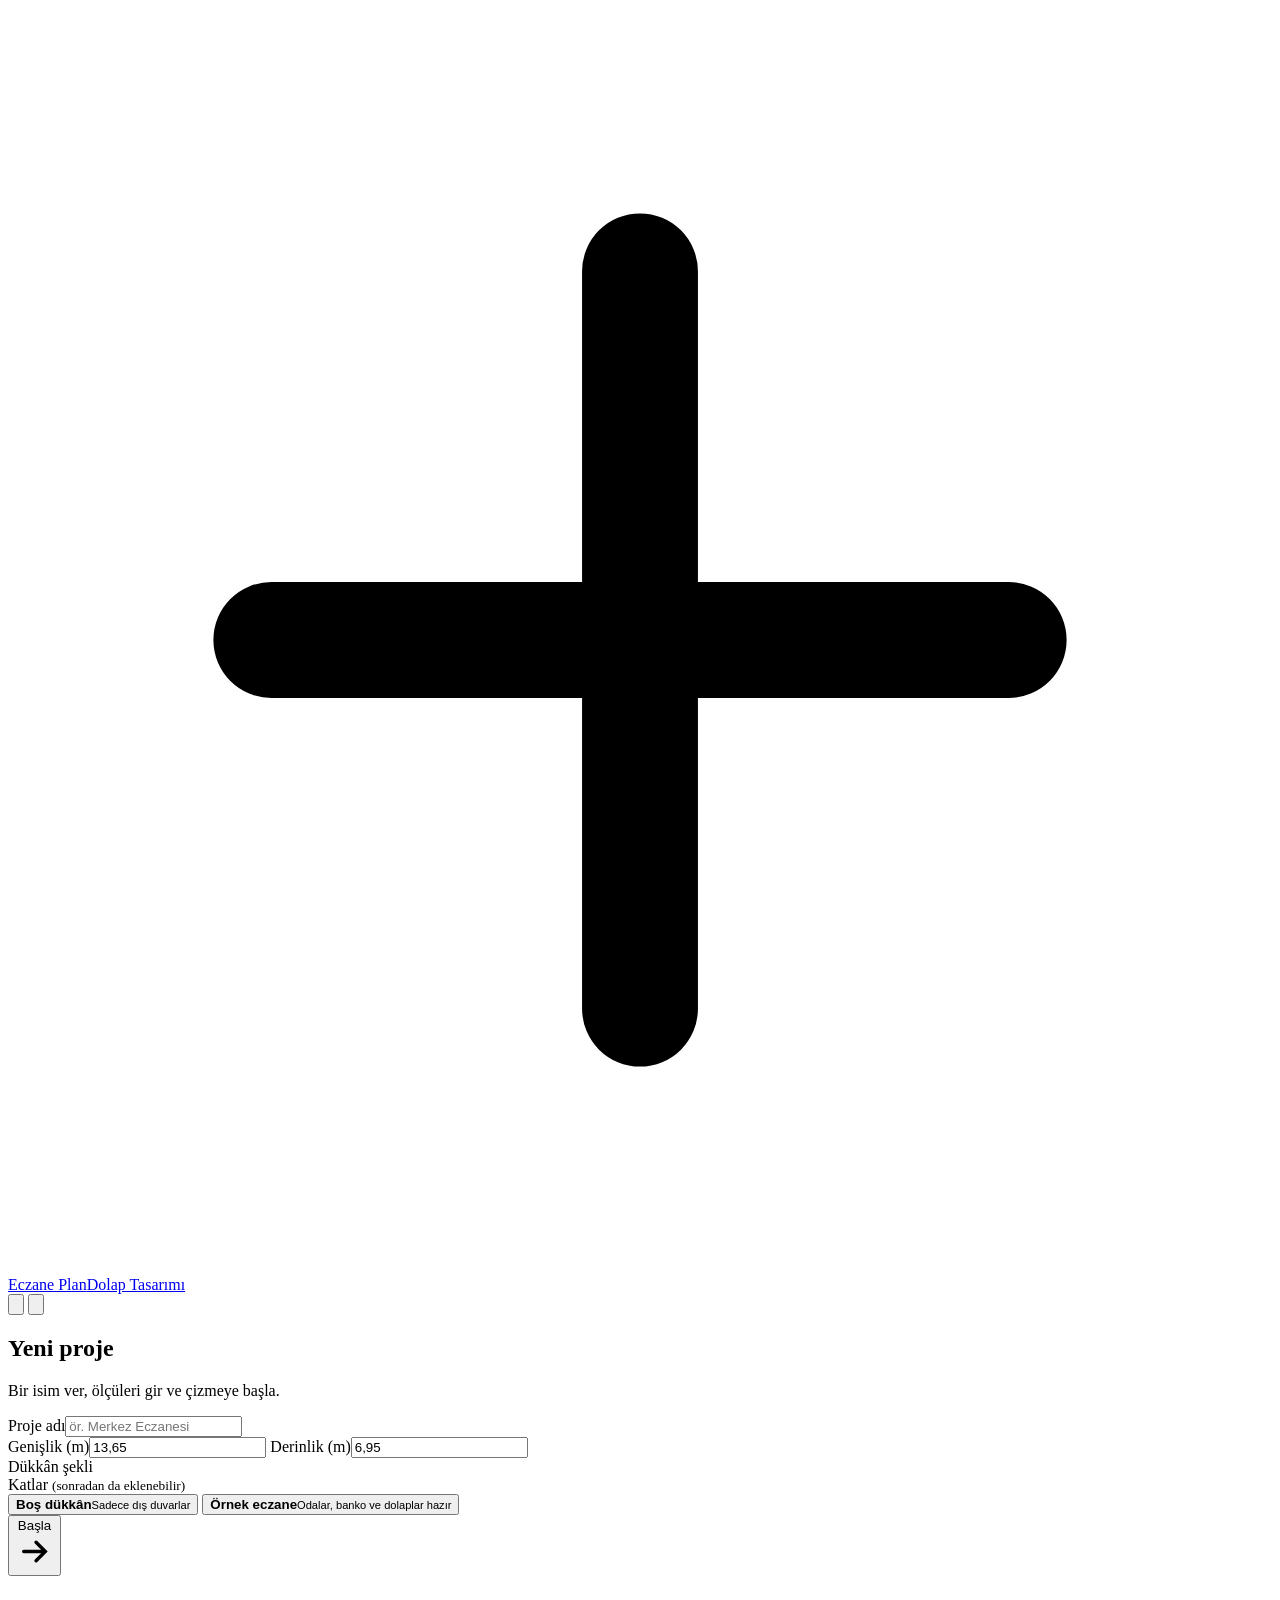
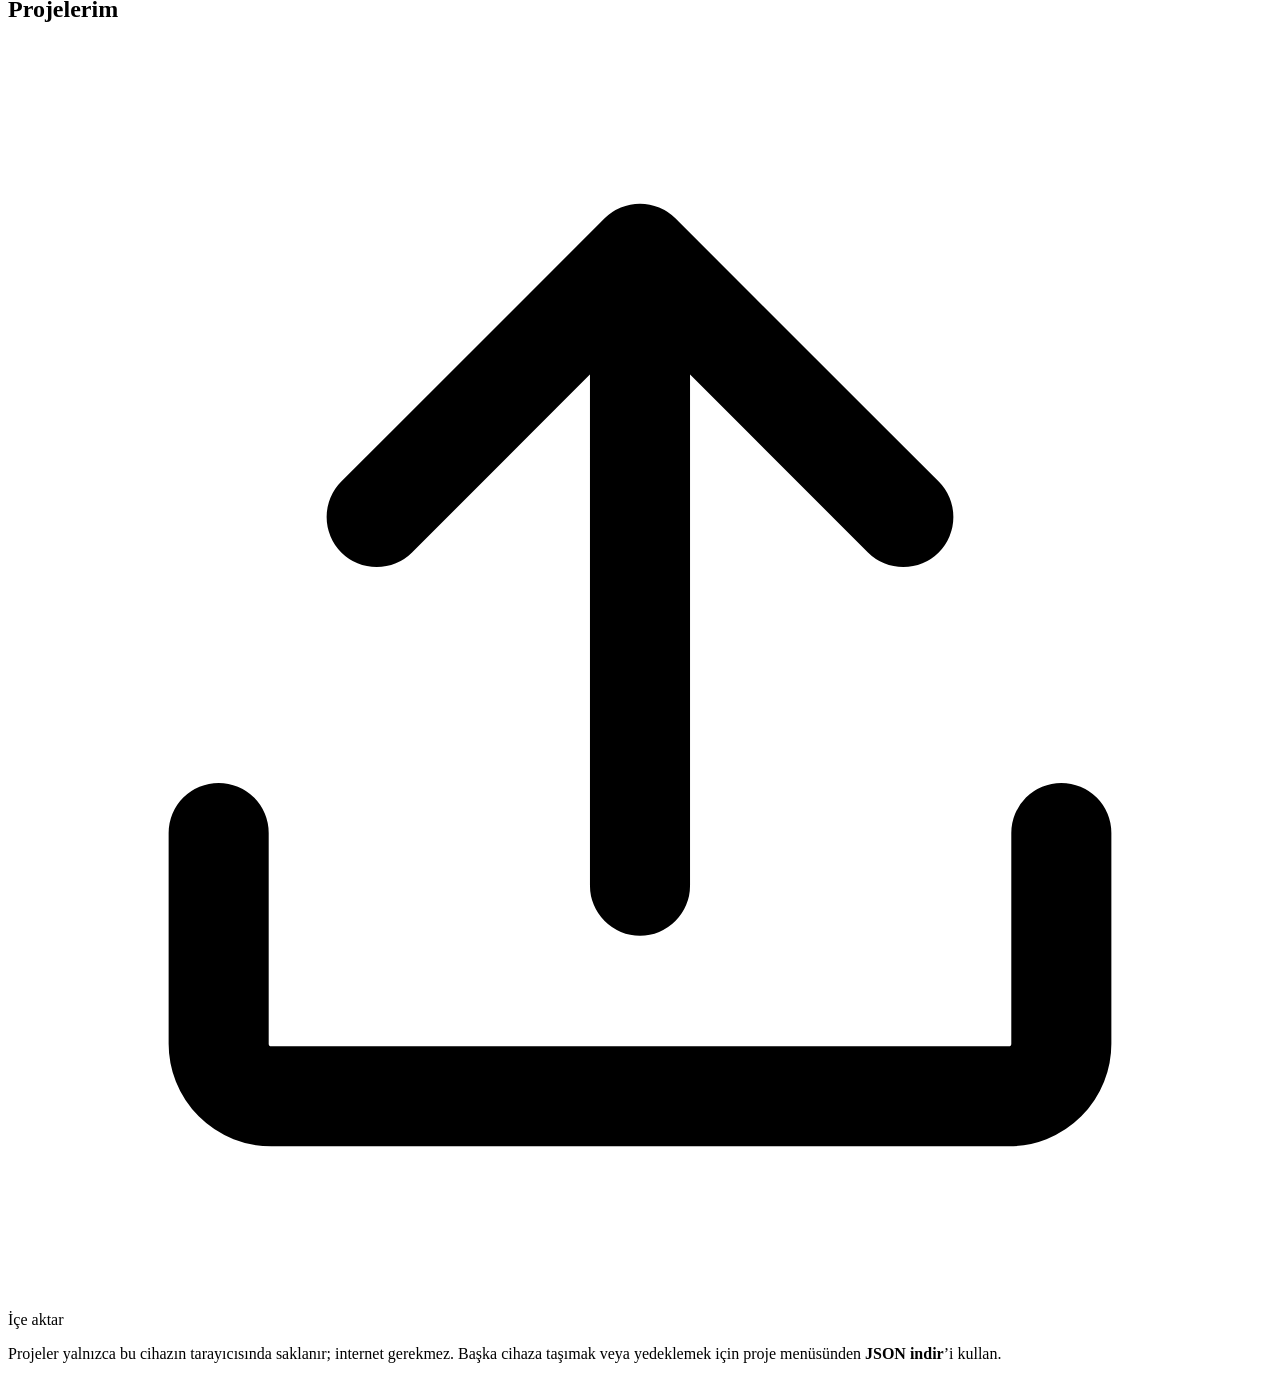
<file: src/shell.html>
<!doctype html>
<html lang="tr">
<head>
<meta charset="utf-8">
<meta name="viewport" content="width=device-width, initial-scale=1, viewport-fit=cover, interactive-widget=resizes-content">
<meta name="theme-color" content="#262C32">
<meta name="description" content="Eczane ve dükkân için sade 2B plan çizimi ve 3B gezinti. Projeler cihazında saklanır.">
<meta name="apple-mobile-web-app-capable" content="yes">
<meta name="mobile-web-app-capable" content="yes">
<meta name="apple-mobile-web-app-title" content="Eczane Plan">
<meta name="apple-mobile-web-app-status-bar-style" content="default">
<link rel="manifest" href="manifest.webmanifest">
<link rel="icon" href="icon.svg" type="image/svg+xml">
<link rel="apple-touch-icon" href="icon-192.png">
<title>Eczane Plan</title>
<script>
/* Tema, ilk boyamadan önce uygulanır (yanıp sönmeyi önler) */
(function(){try{var s=JSON.parse(localStorage.getItem('eczplan.v2.settings')||'{}');var m=s.mode||'auto';var r=document.documentElement;if(m==='glass')m='dark';if(m==='auto')m=matchMedia('(prefers-color-scheme: dark)').matches?'dark':'light';r.dataset.mode=m;}catch(e){}})();
</script>
<style>
/*@CSS@*/
</style>
</head>
<body>

<!-- ============ ANA EKRAN: projeler ============ -->
<div id="home" class="home">
  <div class="home-band"><header class="home-top">
    <div class="logo"><i><svg viewBox="0 0 24 24" fill="none" stroke="currentColor" stroke-width="2.2" stroke-linecap="round"><path d="M12 5v14M5 12h14"/></svg></i></div>
    <nav class="apptabs" aria-label="Uygulamalar"><a class="on" aria-current="page" href="./">Eczane Plan</a><a href="dolap/">Dolap Tasarımı</a></nav>
    <div class="grow"></div>
    <button class="icon-btn" id="homeHelp" title="Nasıl kullanılır?"><svg viewBox="0 0 24 24" fill="none" stroke="currentColor" stroke-width="1.8" stroke-linecap="round"><circle cx="12" cy="12" r="9"/><path d="M9.5 9.5a2.5 2.5 0 114 2c-1 .6-1.5 1.1-1.5 2.2M12 17h.01"/></svg></button>
    <button class="icon-btn" id="homeSettings" title="Görünüm ve tema"><svg viewBox="0 0 24 24" fill="none" stroke="currentColor" stroke-width="1.8" stroke-linecap="round"><circle cx="12" cy="12" r="3"/><path d="M19.4 15a1.7 1.7 0 00.3 1.8l.1.1a2 2 0 11-2.8 2.8l-.1-.1a1.7 1.7 0 00-1.8-.3 1.7 1.7 0 00-1 1.5V21a2 2 0 11-4 0v-.1a1.7 1.7 0 00-1.1-1.5 1.7 1.7 0 00-1.8.3l-.1.1a2 2 0 11-2.8-2.8l.1-.1a1.7 1.7 0 00.3-1.8 1.7 1.7 0 00-1.5-1H3a2 2 0 110-4h.1a1.7 1.7 0 001.5-1.1 1.7 1.7 0 00-.3-1.8l-.1-.1a2 2 0 112.8-2.8l.1.1a1.7 1.7 0 001.8.3H9a1.7 1.7 0 001-1.5V3a2 2 0 114 0v.1a1.7 1.7 0 001 1.5 1.7 1.7 0 001.8-.3l.1-.1a2 2 0 112.8 2.8l-.1.1a1.7 1.7 0 00-.3 1.8V9a1.7 1.7 0 001.5 1H21a2 2 0 110 4h-.1a1.7 1.7 0 00-1.5 1z"/></svg></button>
  </header></div>
  <main class="home-main">
    <section class="card new-card">
      <h1>Yeni proje</h1>
      <p>Bir isim ver, ölçüleri gir ve çizmeye başla.</p>
      <form id="newForm" autocomplete="off">
        <label class="fl"><span>Proje adı</span><input class="inp" id="newName" placeholder="ör. Merkez Eczanesi" maxlength="60" enterkeyhint="go"></label>
        <div class="row2">
          <label class="fl"><span>Genişlik (m)</span><input class="inp" id="newW" inputmode="decimal" value="13,65"></label>
          <label class="fl"><span>Derinlik (m)</span><input class="inp" id="newD" inputmode="decimal" value="6,95"></label>
        </div>
        <div class="fl" id="newShapeWrap"><span>Dükkân şekli</span><div class="shapes" id="newShape"></div></div>
        <div class="fl"><span>Katlar <small class="note">(sonradan da eklenebilir)</small></span><div class="chips" id="newFloors"></div></div>
        <div class="fl" id="newStairWrap" hidden><span>Katlar arası merdiven <small class="note">(sonradan değiştirilebilir)</small></span><div class="chips" id="newStair"></div></div>
        <div class="tpl" id="newTpl">
          <button type="button" data-v="empty" class="on"><b>Boş dükkân</b><small>Sadece dış duvarlar</small></button>
          <button type="button" data-v="sample"><b>Örnek eczane</b><small>Odalar, banko ve dolaplar hazır</small></button>
        </div>
        <button class="btn primary big full" type="submit">Başla <svg viewBox="0 0 24 24" fill="none" stroke="currentColor" stroke-width="2.2" stroke-linecap="round"><path d="M5 12h14M13 6l6 6-6 6"/></svg></button>
      </form>
    </section>
    <section>
      <div class="sec-head">
        <h2>Projelerim</h2>
        <label class="btn ghost" title="JSON yedeğinden proje yükle"><svg viewBox="0 0 24 24" fill="none" stroke="currentColor" stroke-width="1.9" stroke-linecap="round"><path d="M12 16V4m0 0L7 9m5-5l5 5"/><path d="M4 15v4a1 1 0 001 1h14a1 1 0 001-1v-4"/></svg>İçe aktar<input type="file" id="importFile" accept="application/json,.json" hidden></label>
      </div>
      <div id="projList" class="proj-grid"></div>
      <p class="note">Projeler yalnızca bu cihazın tarayıcısında saklanır; internet gerekmez. Başka cihaza taşımak veya yedeklemek için proje menüsünden <b>JSON indir</b>’i kullan.</p>
    </section>
  </main>
</div>

<!-- ============ DÜZENLEYİCİ ============ -->
<div id="editor" class="editor" hidden>
  <header class="bar">
    <button class="icon-btn" id="btnHome" title="Projeler"><svg viewBox="0 0 24 24" fill="none" stroke="currentColor" stroke-width="2" stroke-linecap="round"><path d="M15 5l-7 7 7 7"/></svg></button>
    <button class="pname" id="pname" title="Yeniden adlandır"><b id="pnameText">Proje</b><small><i id="saveDot"></i><span id="saveText">Kaydedildi</span></small></button>
    <div class="grow"></div>
    <div class="seg center" id="viewSeg">
      <button data-v="2d" class="on" title="2B plan (1)">2B</button>
      <button data-v="3d" title="3B görünüm (2)">3B</button>
    </div>
    <div class="grow"></div>
    <button class="icon-btn" id="btnUndo" title="Geri al (Ctrl+Z)"><svg viewBox="0 0 24 24" fill="none" stroke="currentColor" stroke-width="2" stroke-linecap="round" stroke-linejoin="round"><path d="M9 14L4 9l5-5"/><path d="M4 9h10.5a5.5 5.5 0 010 11H11"/></svg></button>
    <button class="icon-btn" id="btnRedo" title="Yinele (Ctrl+Y)"><svg viewBox="0 0 24 24" fill="none" stroke="currentColor" stroke-width="2" stroke-linecap="round" stroke-linejoin="round"><path d="M15 14l5-5-5-5"/><path d="M20 9H9.5a5.5 5.5 0 000 11H13"/></svg></button>
    <button class="btn primary save-btn" id="btnSave" title="Kaydet (Ctrl+S)"><svg viewBox="0 0 24 24" fill="none" stroke="currentColor" stroke-width="2" stroke-linecap="round" stroke-linejoin="round"><path d="M5 3h11l4 4v13a1 1 0 01-1 1H5a1 1 0 01-1-1V4a1 1 0 011-1z"/><path d="M8 3v5h7V3M8 21v-7h8v7"/></svg><span>Kaydet</span></button>
    <button class="btn hide-m" id="btnKroki" title="Kroki çizimi al (A4 PDF)"><svg viewBox="0 0 24 24" fill="none" stroke="currentColor" stroke-width="2" stroke-linejoin="round"><path d="M6 3h9l4 4v14H6z"/><path d="M9 9h6v8H9zM12 9v4h3"/></svg><span>Kroki</span></button>
    <button class="icon-btn" id="btnMenu" title="Menü"><svg viewBox="0 0 24 24" fill="currentColor"><circle cx="5" cy="12" r="1.8"/><circle cx="12" cy="12" r="1.8"/><circle cx="19" cy="12" r="1.8"/></svg></button>
  </header>

  <div class="work">
    <aside class="side side-l" id="sheetAdd">
      <div class="sheet-grip"></div>
      <div class="sheet-head"><b>Ekle</b><button class="icon-btn sheet-close" data-close="sheetAdd" title="Kapat"><svg viewBox="0 0 24 24" fill="none" stroke="currentColor" stroke-width="2" stroke-linecap="round"><path d="M6 6l12 12M18 6L6 18"/></svg></button></div>
      <div class="sheet-body" id="palette"></div>
    </aside>

    <main class="stage" id="stage">
      <canvas id="plan"></canvas>
      <canvas id="scene" hidden></canvas>

      <div class="float tools" id="tools2d">
        <button class="tb on" data-tool="select" title="Seç ve taşı (V)"><svg viewBox="0 0 24 24" fill="none" stroke="currentColor" stroke-width="2" stroke-linejoin="round"><path d="M5 3l14 8-6.5 1.6L9.5 19z"/></svg><span class="lbl">Seç</span></button>
        <button class="tb hide-m" data-tool="room" title="Oda çiz (O)"><svg viewBox="0 0 24 24" fill="none" stroke="currentColor" stroke-width="2"><rect x="3.5" y="4.5" width="17" height="15" rx="1"/><path d="M12 4.5v8h8.5"/></svg><span class="lbl">Oda çiz</span></button>
        <button class="tb" data-tool="wall" title="Duvar çiz (D)"><svg viewBox="0 0 24 24" fill="none" stroke="currentColor" stroke-width="2"><path d="M3 9h18M3 15h18M7 9v6M12 9v6M17 9v6"/></svg><span class="lbl">Duvar</span></button>
        <button class="tb" data-tool="erase" title="Silgi: alanı dükkândan çıkar (E)"><svg viewBox="0 0 24 24" fill="none" stroke="currentColor" stroke-width="2" stroke-linejoin="round"><path d="M14 4l6 6-9 9H6l-3-3z"/><path d="M9 9l6 6M6 19h14"/></svg><span class="lbl">Silgi</span></button>
        <button class="tb" data-tool="addarea" title="Alan ekle: dükkânı büyüt (A)"><svg viewBox="0 0 24 24" fill="none" stroke="currentColor" stroke-width="2" stroke-linecap="round"><path d="M4 4h10v6h6v10H4z"/><path d="M17 3v6M14 6h6" stroke-width="2.2"/></svg><span class="lbl">Alan ekle</span></button>
        <button class="tb hide-m" data-tool="measure" title="Ölç (M)"><svg viewBox="0 0 24 24" fill="none" stroke="currentColor" stroke-width="2" stroke-linecap="round"><path d="M3 16L16 3l5 5L8 21z"/><path d="M7 12l2 2M10 9l2 2M13 6l2 2"/></svg><span class="lbl">Ölç</span></button>
        <button class="tb tog" id="togCeil" title="Tavan planı: aydınlatma (T)"><svg viewBox="0 0 24 24" fill="none" stroke="currentColor" stroke-width="2" stroke-linecap="round"><path d="M3 4h18M12 4v4"/><path d="M7 13a5 5 0 0110 0z"/><path d="M8 17l-1.5 3M12 17.5V21M16 17l1.5 3"/></svg><span class="lbl">Tavan</span></button>
        <button class="tb tog" id="togMulti" title="Çoklu seçim (veya Ctrl/Shift + tıkla)"><svg viewBox="0 0 24 24" fill="none" stroke="currentColor" stroke-width="2"><rect x="3" y="3" width="8" height="8" rx="1.5"/><rect x="13" y="13" width="8" height="8" rx="1.5"/><path d="M13 7h4a1 1 0 011 1v3M11 17H7a1 1 0 01-1-1v-3" stroke-dasharray="2 2"/></svg><span class="lbl">Çoklu</span></button>
        <span class="tsep hide-m"></span>
        <button class="tb tog on hide-m" id="togGrid" title="Izgara (G)"><svg viewBox="0 0 24 24" fill="none" stroke="currentColor" stroke-width="1.8"><path d="M3 9h18M3 15h18M9 3v18M15 3v18"/></svg><span class="lbl">Izgara</span></button>
        <button class="tb tog on" id="togSnap" title="Mıknatıs: duvara ve eşyalara yapış (S)"><svg viewBox="0 0 24 24" fill="none" stroke="currentColor" stroke-width="2" stroke-linecap="round"><path d="M6 3v8a6 6 0 0012 0V3"/><path d="M6 3h4M14 3h4M6 7h4M14 7h4"/></svg><span class="lbl">Mıknatıs</span></button>
        <button class="tb tog on" id="togClear" title="İnsan boşluklarını göster (B)"><svg viewBox="0 0 24 24" fill="none" stroke="currentColor" stroke-width="1.9" stroke-linecap="round"><circle cx="12" cy="5" r="2"/><path d="M12 8v6m0 0l-3 6m3-6l3 6M7 11h10"/><path d="M2 4v16M22 4v16" stroke-dasharray="2 2"/></svg><span class="lbl">Boşluklar</span></button>
      </div>

      <div class="float tools" id="tools3d" hidden>
        <div class="seg" id="modeSeg">
          <button data-v="orbit" class="on" title="Etrafında döndür"><svg viewBox="0 0 24 24" fill="none" stroke="currentColor" stroke-width="2" stroke-linecap="round"><ellipse cx="12" cy="12" rx="9" ry="4"/><path d="M12 3v18"/></svg><span class="lbl">Döndür</span></button>
          <button data-v="walk" title="İnsan gözüyle gez (WASD + fare)"><svg viewBox="0 0 24 24" fill="none" stroke="currentColor" stroke-width="2" stroke-linecap="round"><circle cx="13" cy="4" r="2"/><path d="M10 21l2-6-3-3 2-5 3 4h4M7 11l2-4"/></svg><span class="lbl">Gez</span></button>
        </div>
        <span class="tsep"></span>
        <button class="tb orbit-only" id="camTop" title="Üstten bak"><svg viewBox="0 0 24 24" fill="none" stroke="currentColor" stroke-width="2"><rect x="4" y="4" width="16" height="16" rx="2"/><path d="M4 12h16M12 4v16"/></svg><span class="lbl">Üstten</span></button>
        <button class="tb orbit-only" id="camIso" title="Açılı bak"><svg viewBox="0 0 24 24" fill="none" stroke="currentColor" stroke-width="2" stroke-linejoin="round"><path d="M12 3l8 4.5v9L12 21l-8-4.5v-9z"/><path d="M4 7.5l8 4.5 8-4.5M12 12v9"/></svg><span class="lbl">Açılı</span></button>
        <button class="tb" id="camRender" title="Render al (yüksek kaliteli görsel)"><svg viewBox="0 0 24 24" fill="none" stroke="currentColor" stroke-width="2" stroke-linejoin="round"><path d="M4 8h3l2-3h6l2 3h3a1 1 0 011 1v10a1 1 0 01-1 1H4a1 1 0 01-1-1V9a1 1 0 011-1z"/><circle cx="12" cy="13.5" r="3.5"/></svg><span class="lbl">Render</span></button>
        <button class="tb" id="camVideo" title="Video al"><svg viewBox="0 0 24 24" fill="none" stroke="currentColor" stroke-width="2" stroke-linejoin="round"><rect x="3" y="6" width="13" height="12" rx="2"/><path d="M16 10l5-3v10l-5-3z"/></svg><span class="lbl">Video</span></button>
        <button class="tb tog" id="camCeil" title="Tavanı ve armatürleri göster"><svg viewBox="0 0 24 24" fill="none" stroke="currentColor" stroke-width="2" stroke-linecap="round"><path d="M3 4h18M12 4v4"/><path d="M7 13a5 5 0 0110 0z"/><path d="M8 17l-1.5 3M12 17.5V21M16 17l1.5 3"/></svg><span class="lbl">Tavan</span></button>
        <button class="tb tog" id="camNight" title="Akşam: dış ışığı kapat, yalnızca armatürler"><svg viewBox="0 0 24 24" fill="none" stroke="currentColor" stroke-width="2" stroke-linecap="round" stroke-linejoin="round"><path d="M20 14.5A8 8 0 019.5 4a8 8 0 1010.5 10.5z"/></svg><span class="lbl">Akşam</span></button>
        <button class="tb" id="camLevels" hidden title="Katları göster: bu kata kadar / ayrık / yalnız bu kat"><svg viewBox="0 0 24 24" fill="none" stroke="currentColor" stroke-width="2" stroke-linejoin="round"><path d="M12 3l9 4.5-9 4.5-9-4.5z"/><path d="M3 12l9 4.5 9-4.5M3 16.5L12 21l9-4.5"/></svg><span class="lbl" id="camLevelsLbl">Katlar</span></button>
        <button class="tb" id="camWalls" title="Duvar yüksekliği"><svg viewBox="0 0 24 24" fill="none" stroke="currentColor" stroke-width="2"><path d="M3 20h18M5 20V9h6v11M13 20v-7h6v7"/></svg><span class="lbl" id="camWallsLbl">Duvar: tam</span></button>
      </div>

      <div class="float floorbar" id="floorBar"></div>

      <div class="hintpill" id="hintPill" hidden><span id="hintText"></span><button id="hintDone">Bitti</button></div>

      <div class="float ctxbar" id="ctxbar" hidden>
        <button class="tb" data-act="rotate" title="90° döndür (R)"><svg viewBox="0 0 24 24" fill="none" stroke="currentColor" stroke-width="2" stroke-linecap="round"><path d="M20 12a8 8 0 11-2.3-5.6"/><path d="M20 4v5h-5"/></svg><span class="lbl">Döndür</span></button>
        <button class="tb" data-act="dup" title="Yanına kopyala (Ctrl+D)"><svg viewBox="0 0 24 24" fill="none" stroke="currentColor" stroke-width="2"><rect x="8" y="8" width="12" height="12" rx="2"/><path d="M16 8V5a1 1 0 00-1-1H5a1 1 0 00-1 1v10a1 1 0 001 1h3"/></svg><span class="lbl">Kopyala</span></button>
        <button class="tb edit-only" data-act="edit" title="Özellikler"><svg viewBox="0 0 24 24" fill="none" stroke="currentColor" stroke-width="2" stroke-linecap="round"><path d="M4 7h10M18 7h2M4 17h4M12 17h8"/><circle cx="16" cy="7" r="2"/><circle cx="10" cy="17" r="2"/></svg><span class="lbl">Düzenle</span></button>
        <button class="tb danger" data-act="del" title="Sil (Del)"><svg viewBox="0 0 24 24" fill="none" stroke="currentColor" stroke-width="2" stroke-linecap="round"><path d="M4 7h16M10 11v6M14 11v6M6 7l1 13h10l1-13M9 7V4h6v3"/></svg><span class="lbl">Sil</span></button>
      </div>

      <div class="float zoom" id="zoomCtl">
        <button class="tb" id="zoomOut" title="Uzaklaştır (−)"><svg viewBox="0 0 24 24" fill="none" stroke="currentColor" stroke-width="2.2" stroke-linecap="round"><path d="M6 12h12"/></svg></button>
        <button class="tb" id="zoomFit" title="Tümünü göster (F)"><svg viewBox="0 0 24 24" fill="none" stroke="currentColor" stroke-width="2" stroke-linecap="round"><path d="M4 9V4h5M20 9V4h-5M4 15v5h5M20 15v5h-5"/></svg><span class="lbl fitlbl">Sığdır</span></button>
        <button class="tb" id="zoomIn" title="Yakınlaştır (+)"><svg viewBox="0 0 24 24" fill="none" stroke="currentColor" stroke-width="2.2" stroke-linecap="round"><path d="M6 12h12M12 6v12"/></svg></button>
      </div>

      <div class="recbar" id="recBar" hidden><i></i><span id="recText">Kaydediliyor</span><button id="recStop">Durdur</button></div>
      <div class="walkhint" id="walkHint" hidden></div>
      <div class="float walknav" id="walkNav" hidden>
        <button class="tb" data-nav="left" title="45° sola dön (Q)"><svg viewBox="0 0 24 24" fill="none" stroke="currentColor" stroke-width="2.2" stroke-linecap="round"><path d="M4 12a8 8 0 102.3-5.6"/><path d="M4 4v5h5"/></svg></button>
        <button class="tb" data-nav="level" title="Düz bak"><svg viewBox="0 0 24 24" fill="none" stroke="currentColor" stroke-width="2" stroke-linecap="round"><circle cx="12" cy="12" r="3"/><path d="M2 12h5M17 12h5"/></svg></button>
        <button class="tb" data-nav="right" title="45° sağa dön (E)"><svg viewBox="0 0 24 24" fill="none" stroke="currentColor" stroke-width="2.2" stroke-linecap="round"><path d="M20 12a8 8 0 11-2.3-5.6"/><path d="M20 4v5h-5"/></svg></button>
        <span class="tsep"></span>
        <button class="tb" data-nav="home" title="Girişe dön"><svg viewBox="0 0 24 24" fill="none" stroke="currentColor" stroke-width="2" stroke-linejoin="round"><path d="M4 11l8-7 8 7v9h-5v-6H9v6H4z"/></svg><span class="lbl">Giriş</span></button>
        <button class="tb" data-nav="up" title="Üst kata çık"><svg viewBox="0 0 24 24" fill="none" stroke="currentColor" stroke-width="2.2" stroke-linecap="round"><path d="M12 19V5M6 11l6-6 6 6"/></svg><span class="lbl" data-lbl="up">Üst kat</span></button>
        <button class="tb" data-nav="down" title="Alt kata in"><svg viewBox="0 0 24 24" fill="none" stroke="currentColor" stroke-width="2.2" stroke-linecap="round"><path d="M12 5v14M6 13l6 6 6-6"/></svg><span class="lbl" data-lbl="down">Alt kat</span></button>
      </div>
      <div class="float liftpanel" id="liftPanel" hidden></div>
      <canvas class="minimap" id="minimap" hidden title="Haritaya dokun: oraya git"></canvas>
      <div class="crosshair" id="crosshair" hidden></div>
      <div class="joy" id="joy" hidden><div class="joy-knob" id="joyKnob"></div></div>
      <div class="loading3d" id="loading3d" hidden>3B hazırlanıyor…</div>
    </main>

    <aside class="side side-r" id="sheetProps">
      <div class="sheet-grip"></div>
      <div class="sheet-head"><b id="propsTitle">Proje</b><button class="icon-btn sheet-close" data-close="sheetProps" title="Kapat"><svg viewBox="0 0 24 24" fill="none" stroke="currentColor" stroke-width="2" stroke-linecap="round"><path d="M6 6l12 12M18 6L6 18"/></svg></button></div>
      <div class="sheet-body" id="props"></div>
    </aside>
  </div>

  <nav class="dock" id="dock">
    <button class="main" data-dock="add"><svg viewBox="0 0 24 24" fill="none" stroke="currentColor" stroke-width="2.2" stroke-linecap="round"><path d="M12 5v14M5 12h14"/></svg>Ekle</button>
    <button data-dock="room"><svg viewBox="0 0 24 24" fill="none" stroke="currentColor" stroke-width="2"><rect x="3.5" y="4.5" width="17" height="15" rx="1"/><path d="M12 4.5v8h8.5"/></svg>Oda çiz</button>
    <button data-dock="measure"><svg viewBox="0 0 24 24" fill="none" stroke="currentColor" stroke-width="2" stroke-linecap="round"><path d="M3 16L16 3l5 5L8 21z"/><path d="M7 12l2 2M10 9l2 2M13 6l2 2"/></svg>Ölç</button>
    <button data-dock="props"><svg viewBox="0 0 24 24" fill="none" stroke="currentColor" stroke-width="2" stroke-linecap="round"><path d="M4 7h10M18 7h2M4 17h4M12 17h8"/><circle cx="16" cy="7" r="2"/><circle cx="10" cy="17" r="2"/></svg><span id="dockPropsLbl">Proje</span></button>
  </nav>
</div>

<div class="toast" id="toast"></div>
<dialog class="modal" id="modal"></dialog>

<script>
/*@JS@*/
</script>
</body>
</html>
</file>
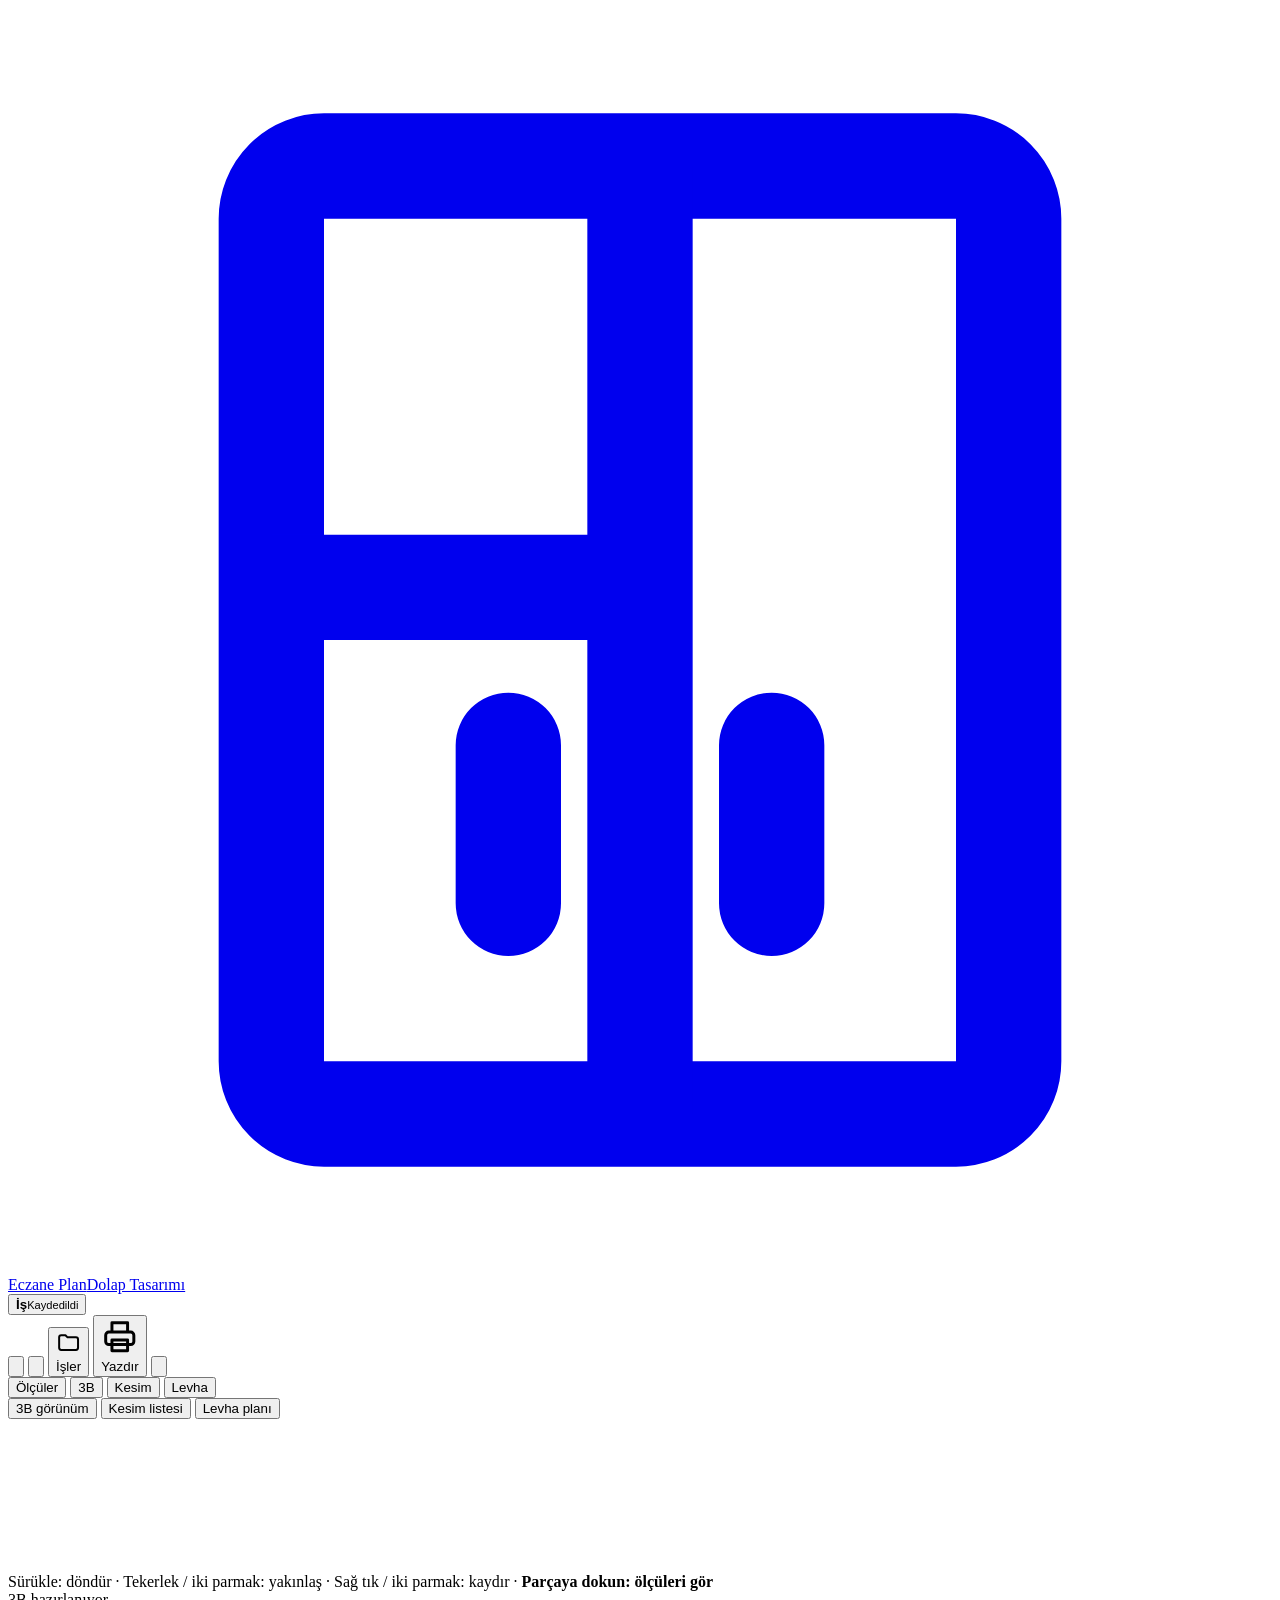
<file: dolap/src/shell.html>
<!doctype html>
<html lang="tr">
<head>
<meta charset="utf-8">
<meta name="viewport" content="width=device-width, initial-scale=1, viewport-fit=cover, interactive-widget=resizes-content">
<meta name="theme-color" content="#262C32">
<meta name="description" content="Dolap ölçülerini gir: yan, raf, tabla, arkalık, kapak ve çekmece kesim ölçüleri milimetrik hesaplansın; 3B gör, levha planı çıkar.">
<meta name="apple-mobile-web-app-capable" content="yes">
<meta name="mobile-web-app-capable" content="yes">
<link rel="icon" href="icon.svg" type="image/svg+xml">
<title>Dolap Tasarımı</title>
<script>
/* Tema, ilk boyamadan önce (yoksa ana uygulamanın teması) */
(function(){try{var s=JSON.parse(localStorage.getItem('dolap.v1.settings')||'null')||JSON.parse(localStorage.getItem('eczplan.v2.settings')||'{}');var m=s.mode||'auto';var r=document.documentElement;if(m==='glass')m='dark';if(m==='auto')m=matchMedia('(prefers-color-scheme: dark)').matches?'dark':'light';r.dataset.mode=m;}catch(e){}})();
</script>
<style>
/*@CSS@*/
</style>
</head>
<body>
<div id="app" class="app" data-m="form">
  <header class="bar">
    <a class="logo" href="../" title="Ana sayfa"><i><svg viewBox="0 0 24 24" fill="none" stroke="currentColor" stroke-width="2" stroke-linejoin="round"><rect x="5" y="3" width="14" height="18" rx="1"/><path d="M12 3v18M5 11h7"/><path d="M9.5 14v3M14.5 14v3" stroke-linecap="round"/></svg></i></a>
    <nav class="apptabs" aria-label="Uygulamalar"><a href="../">Eczane Plan</a><a class="on" aria-current="page" href="./">Dolap Tasarımı</a></nav>
    <button class="jobname" id="jobName" title="İşi yeniden adlandır"><b id="jobText">İş</b><small><i id="saveDot"></i><span id="saveText">Kaydedildi</span></small></button>
    <div class="grow"></div>
    <button class="icon-btn" id="btnUndo" title="Geri al (Ctrl+Z)"><svg viewBox="0 0 24 24" fill="none" stroke="currentColor" stroke-width="2" stroke-linecap="round" stroke-linejoin="round"><path d="M9 14L4 9l5-5"/><path d="M4 9h10.5a5.5 5.5 0 010 11H11"/></svg></button>
    <button class="icon-btn" id="btnRedo" title="Yinele (Ctrl+Y)"><svg viewBox="0 0 24 24" fill="none" stroke="currentColor" stroke-width="2" stroke-linecap="round" stroke-linejoin="round"><path d="M15 14l5-5-5-5"/><path d="M20 9H9.5a5.5 5.5 0 000 11H13"/></svg></button>
    <button class="btn hide-s" id="btnJobs" title="Kayıtlı işler"><svg viewBox="0 0 24 24" fill="none" stroke="currentColor" stroke-width="1.9" stroke-linejoin="round"><path d="M3 7a2 2 0 012-2h4l2 2h8a2 2 0 012 2v8a2 2 0 01-2 2H5a2 2 0 01-2-2z"/></svg><span>İşler</span></button>
    <button class="btn primary" id="btnPrint" title="Kesim listesini yazdır / PDF kaydet"><svg viewBox="0 0 24 24" fill="none" stroke="currentColor" stroke-width="1.9" stroke-linejoin="round"><path d="M7 9V3h10v6"/><rect x="3" y="9" width="18" height="8" rx="2"/><path d="M7 14h10v7H7z"/></svg><span>Yazdır</span></button>
    <button class="icon-btn" id="btnMenu" title="Menü"><svg viewBox="0 0 24 24" fill="currentColor"><circle cx="5" cy="12" r="1.8"/><circle cx="12" cy="12" r="1.8"/><circle cx="19" cy="12" r="1.8"/></svg></button>
  </header>

  <nav class="mtabs seg" id="mtabs">
    <button data-v="form" class="on">Ölçüler</button>
    <button data-v="3d">3B</button>
    <button data-v="cut">Kesim</button>
    <button data-v="nest">Levha</button>
  </nav>

  <aside class="side" id="side">
    <div class="cabs" id="cabs"></div>
    <div class="form" id="form"></div>
  </aside>

  <main class="main" id="main">
    <div class="vtabs"><div class="seg" id="viewSeg">
      <button data-v="3d" class="on">3B görünüm</button>
      <button data-v="cut">Kesim listesi</button>
      <button data-v="nest">Levha planı</button>
    </div></div>
    <section class="stage" id="v3d">
      <canvas id="cv"></canvas>
      <div class="lbls" id="lbls"></div>
      <div class="tools float" id="tools3d"></div>
      <div class="pcard float" id="pcard" hidden></div>
      <div class="hint3d" id="hint3d">Sürükle: döndür · Tekerlek / iki parmak: yakınlaş · Sağ tık / iki parmak: kaydır · <b>Parçaya dokun: ölçüleri gör</b></div>
      <div class="loading3d" id="load3d">3B hazırlanıyor…</div>
    </section>
    <section class="pane" id="vcut" hidden></section>
    <section class="pane" id="vnest" hidden></section>
    <section class="empty-st" id="empty" hidden>
      <svg viewBox="0 0 120 120" fill="none" stroke="currentColor" stroke-width="3" stroke-linejoin="round"><rect x="26" y="14" width="68" height="88" rx="4"/><path d="M60 14v88M26 58h34"/><path d="M52 66v12M68 66v12" stroke-linecap="round" stroke-width="4"/><path d="M34 102v8M86 102v8" stroke-linecap="round"/></svg>
      <h2>İlk dolabını oluştur</h2>
      <p>Dolap tipini, ölçülerini, bölmelerini ve içini adım adım soracağız. Kesim ölçüleri kendiliğinden hesaplanır.</p>
      <button class="btn primary big" id="emptyNew" type="button"><svg viewBox="0 0 24 24" fill="none" stroke="currentColor" stroke-width="2.2" stroke-linecap="round"><path d="M12 5v14M5 12h14"/></svg>Dolap oluştur</button>
    </section>
  </main>
</div>

<div id="wiz" class="wiz" hidden></div>
<div id="print" class="print"></div>
<dialog id="modal" class="modal"></dialog>
<div id="menu" class="menu" hidden></div>
<div id="toast" class="toast"></div>

<script>
/*@JS@*/
</script>
</body>
</html>
</file>
